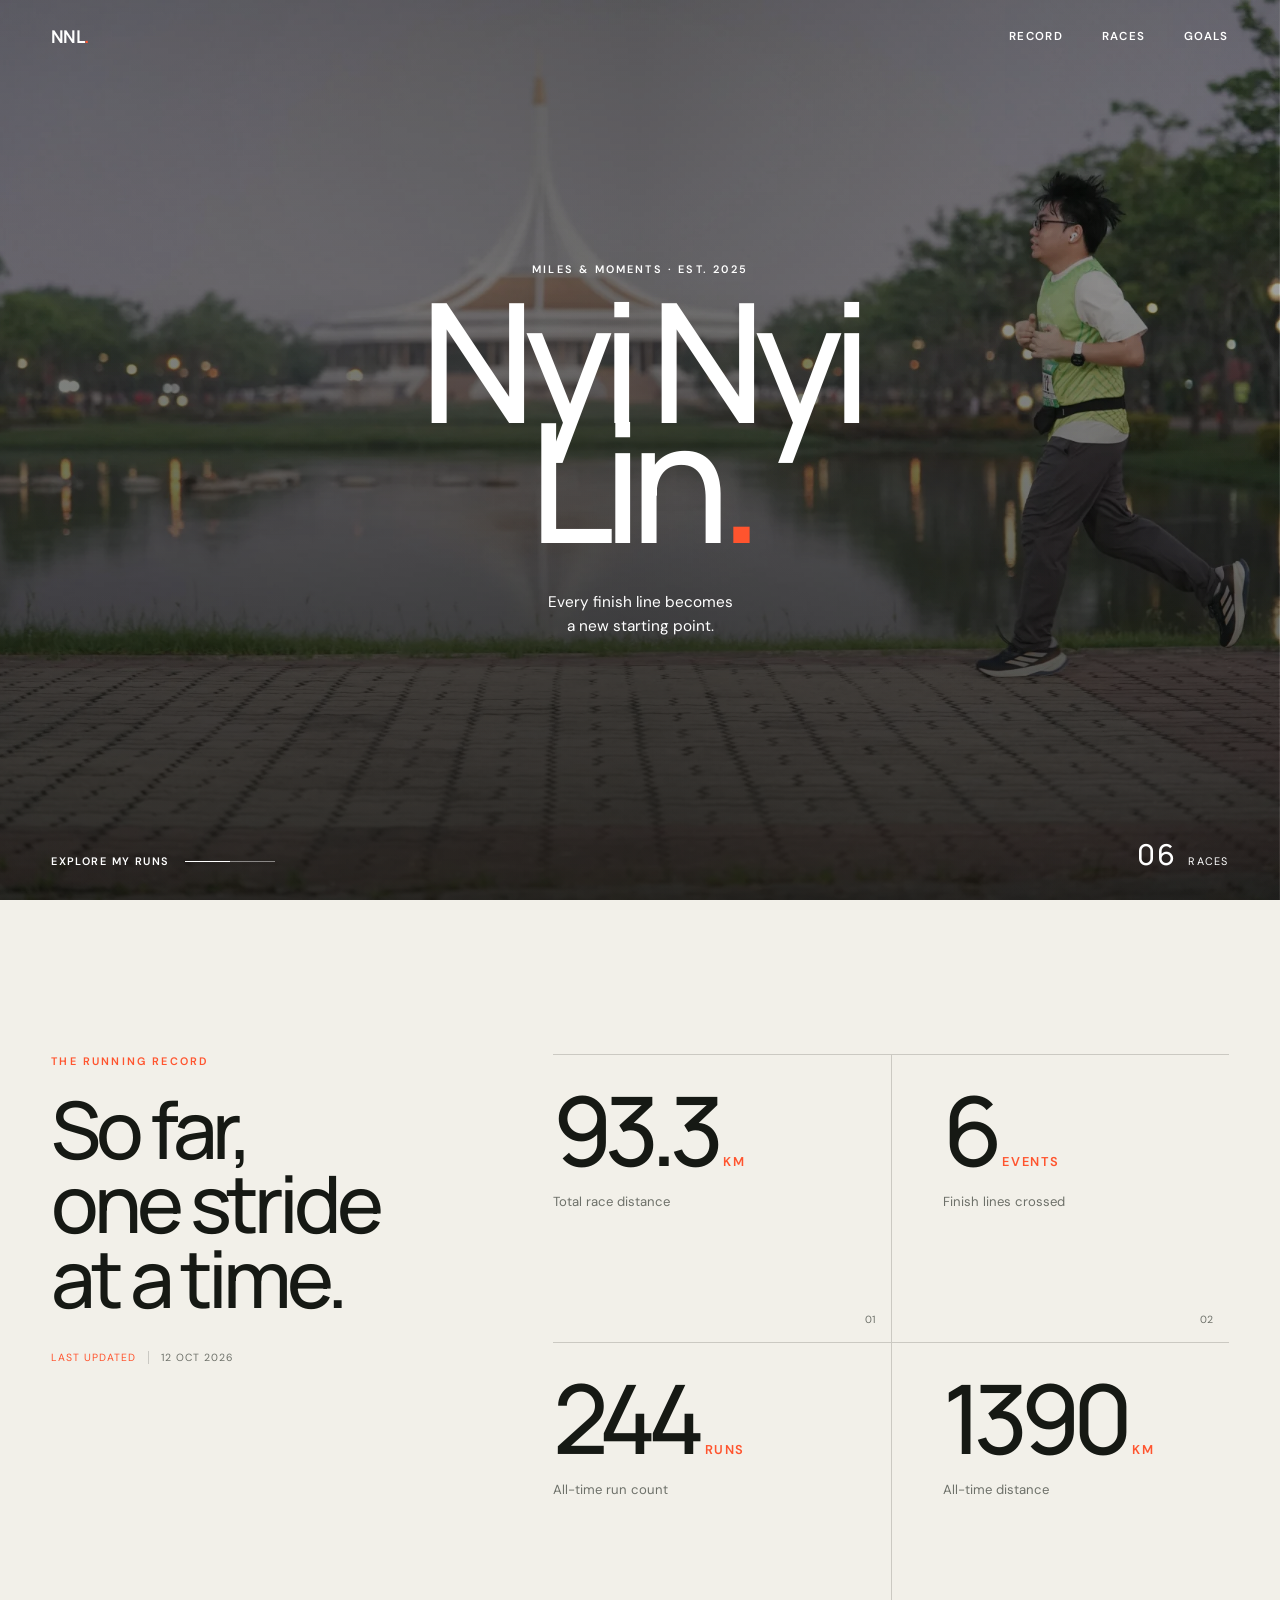
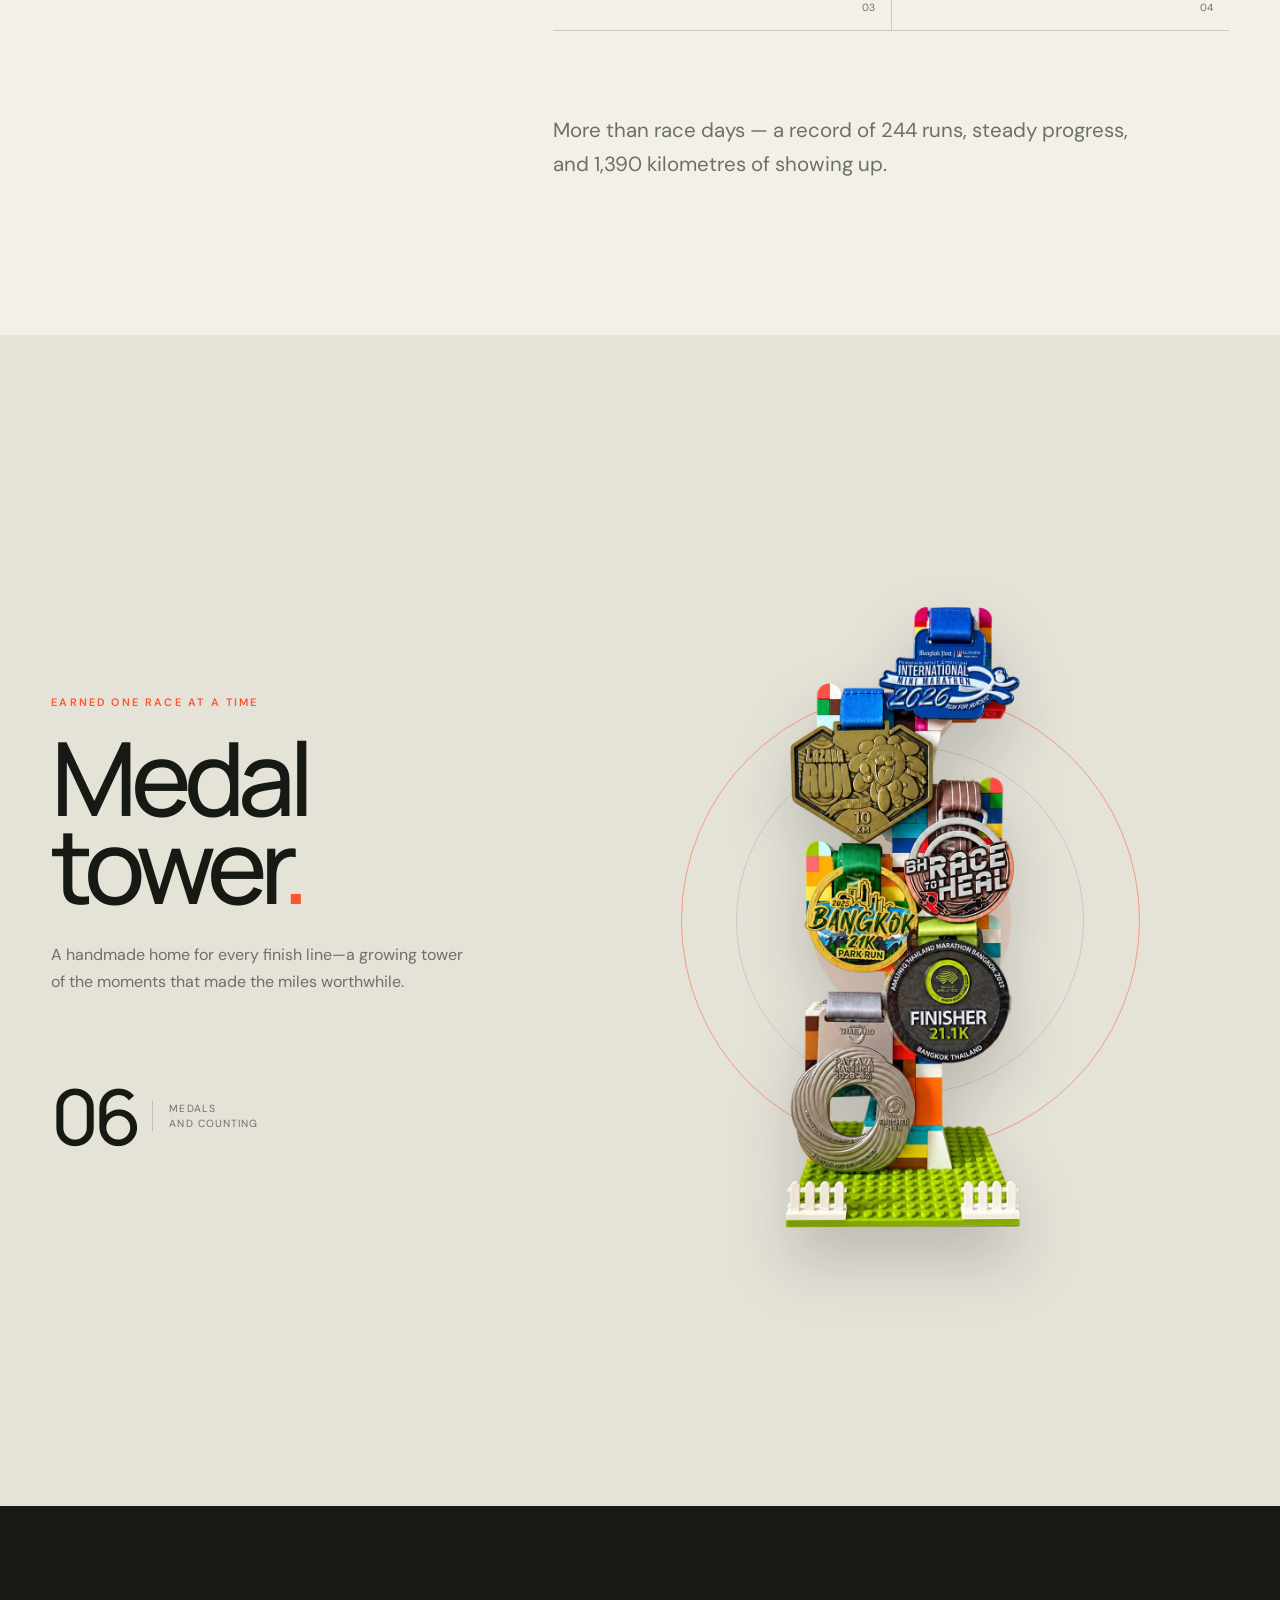
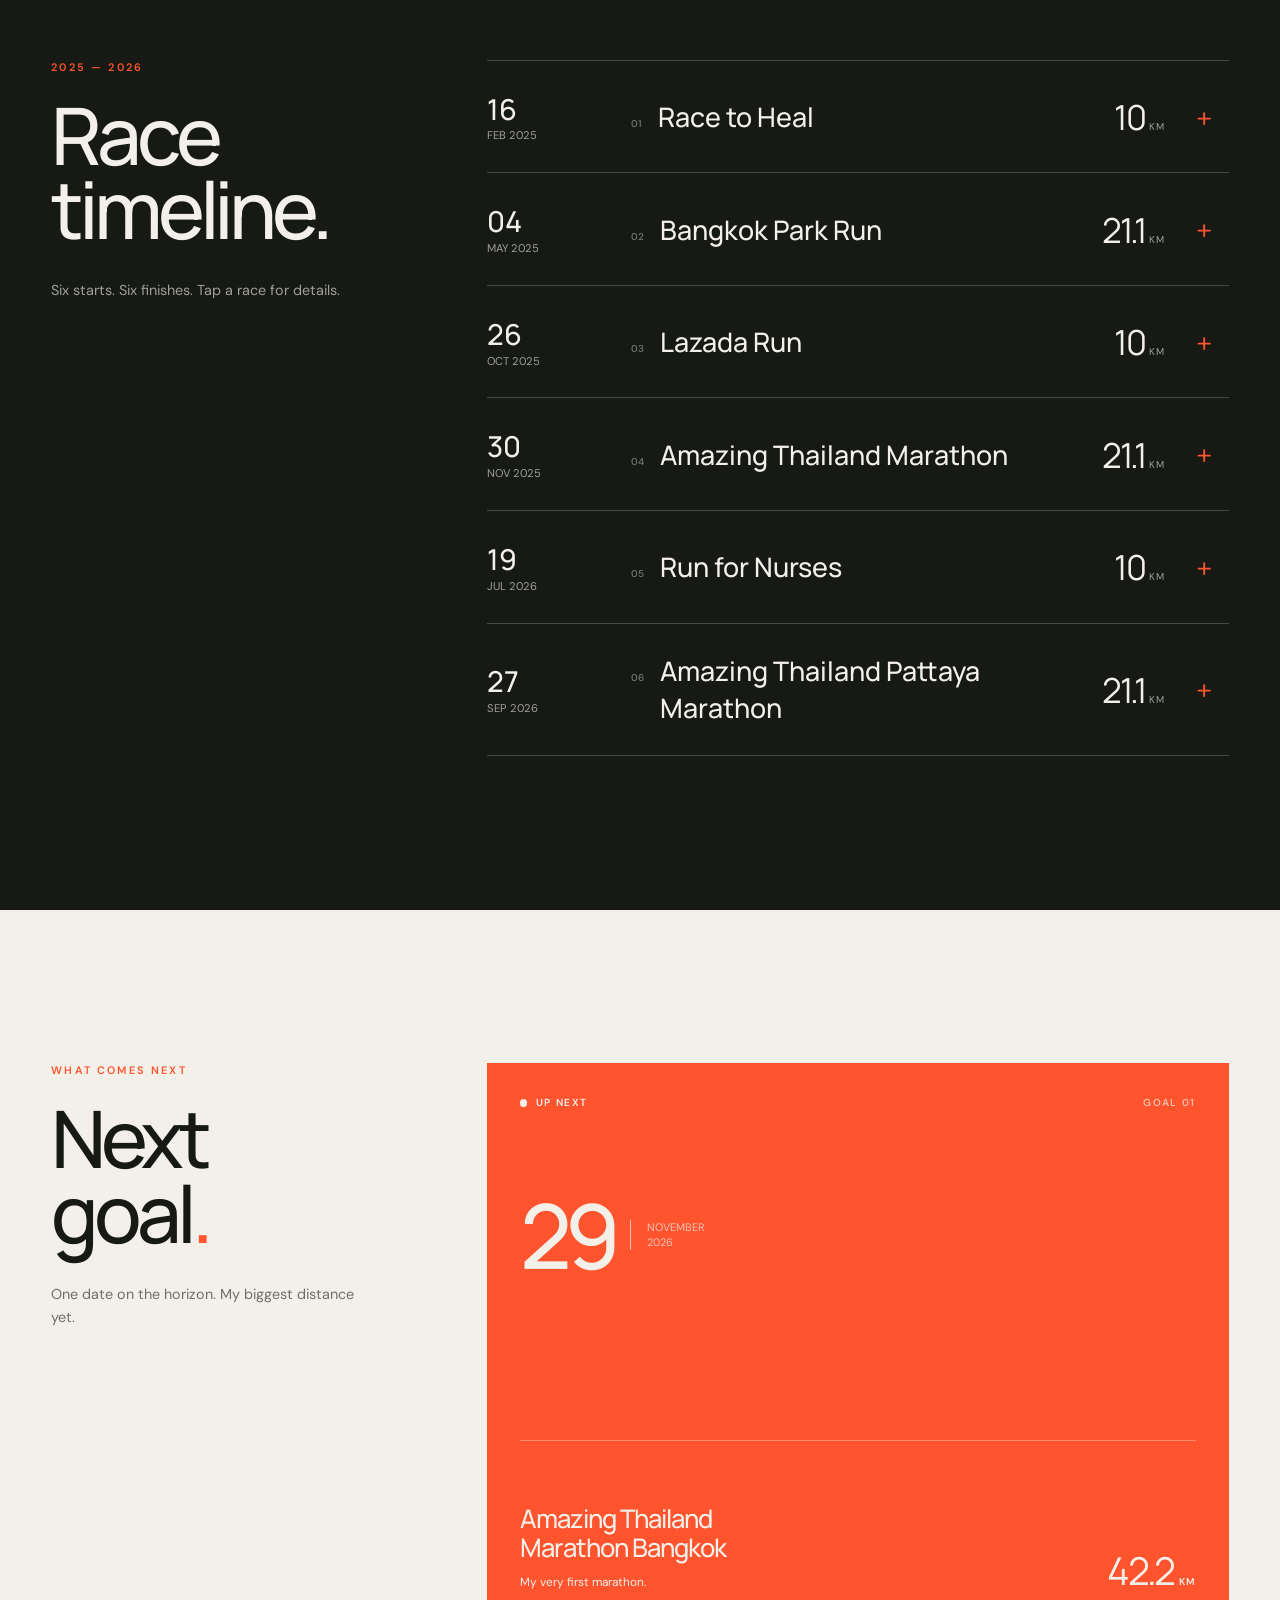
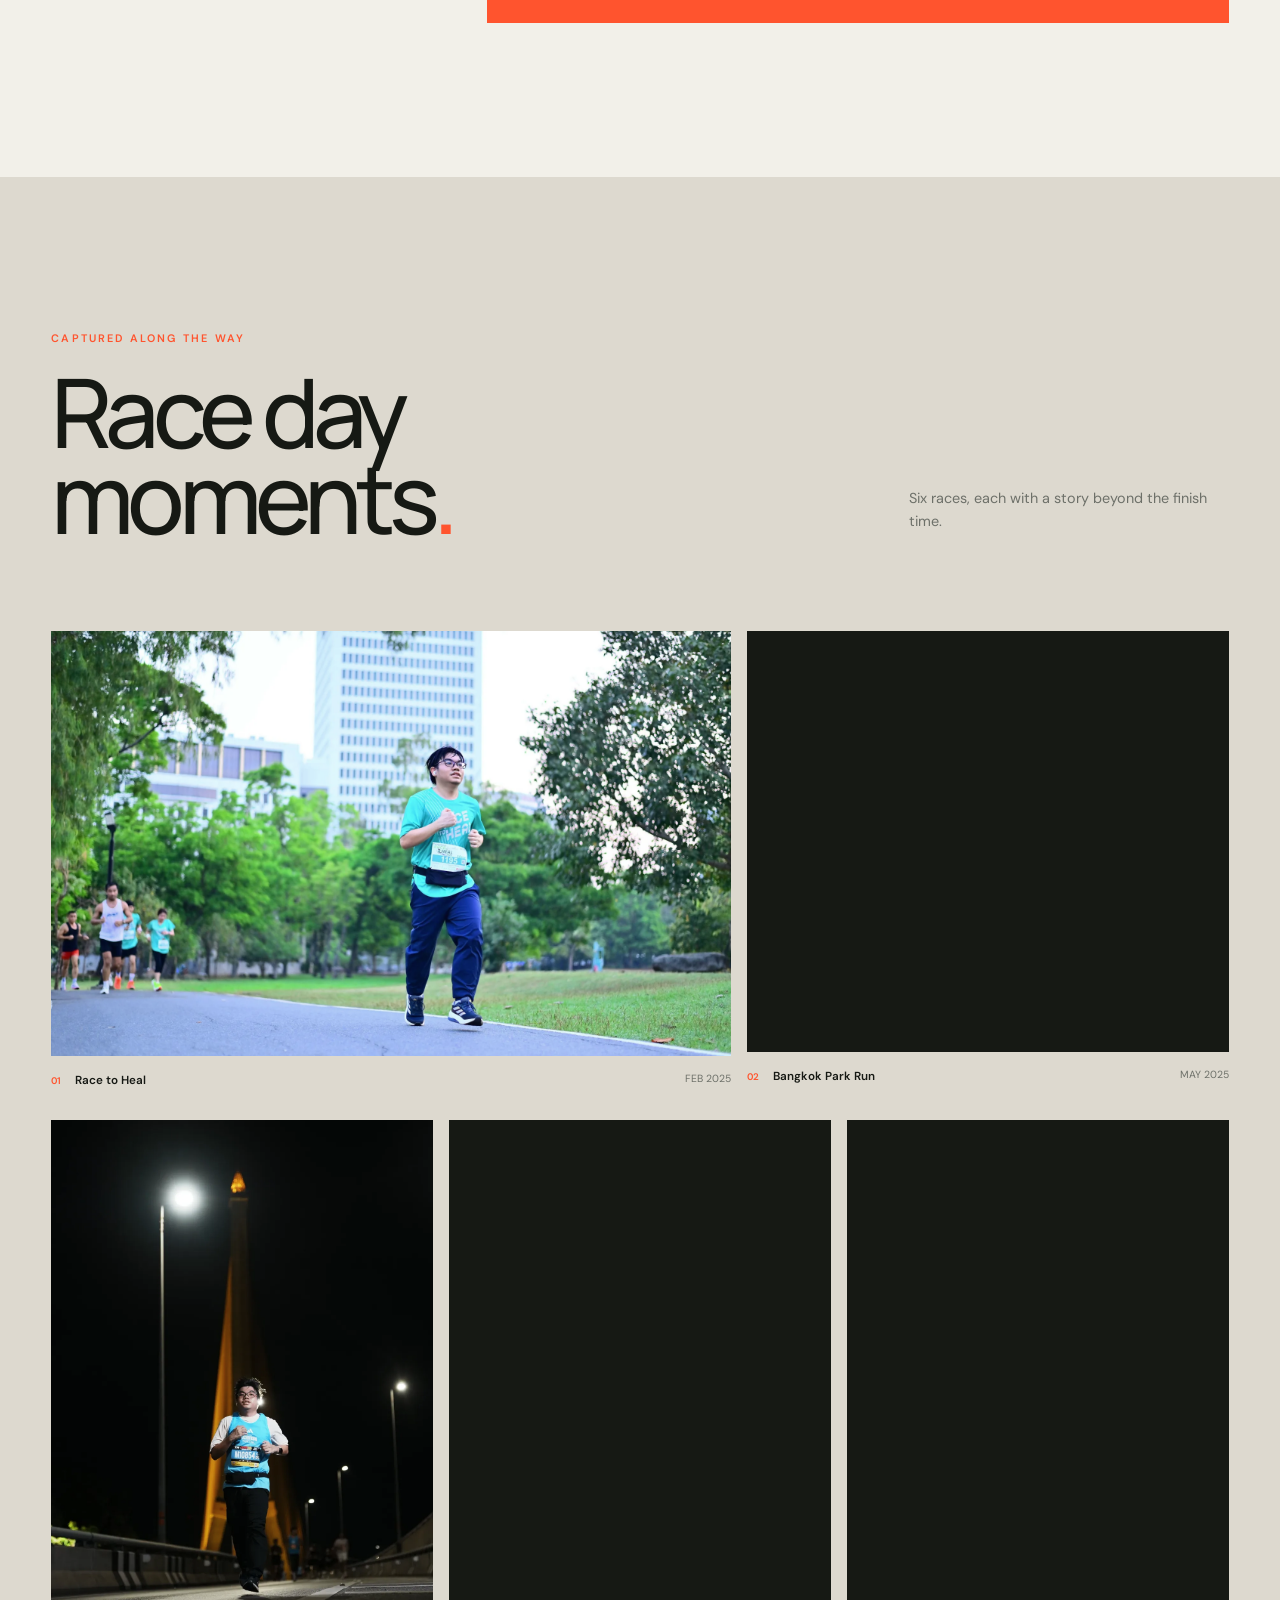
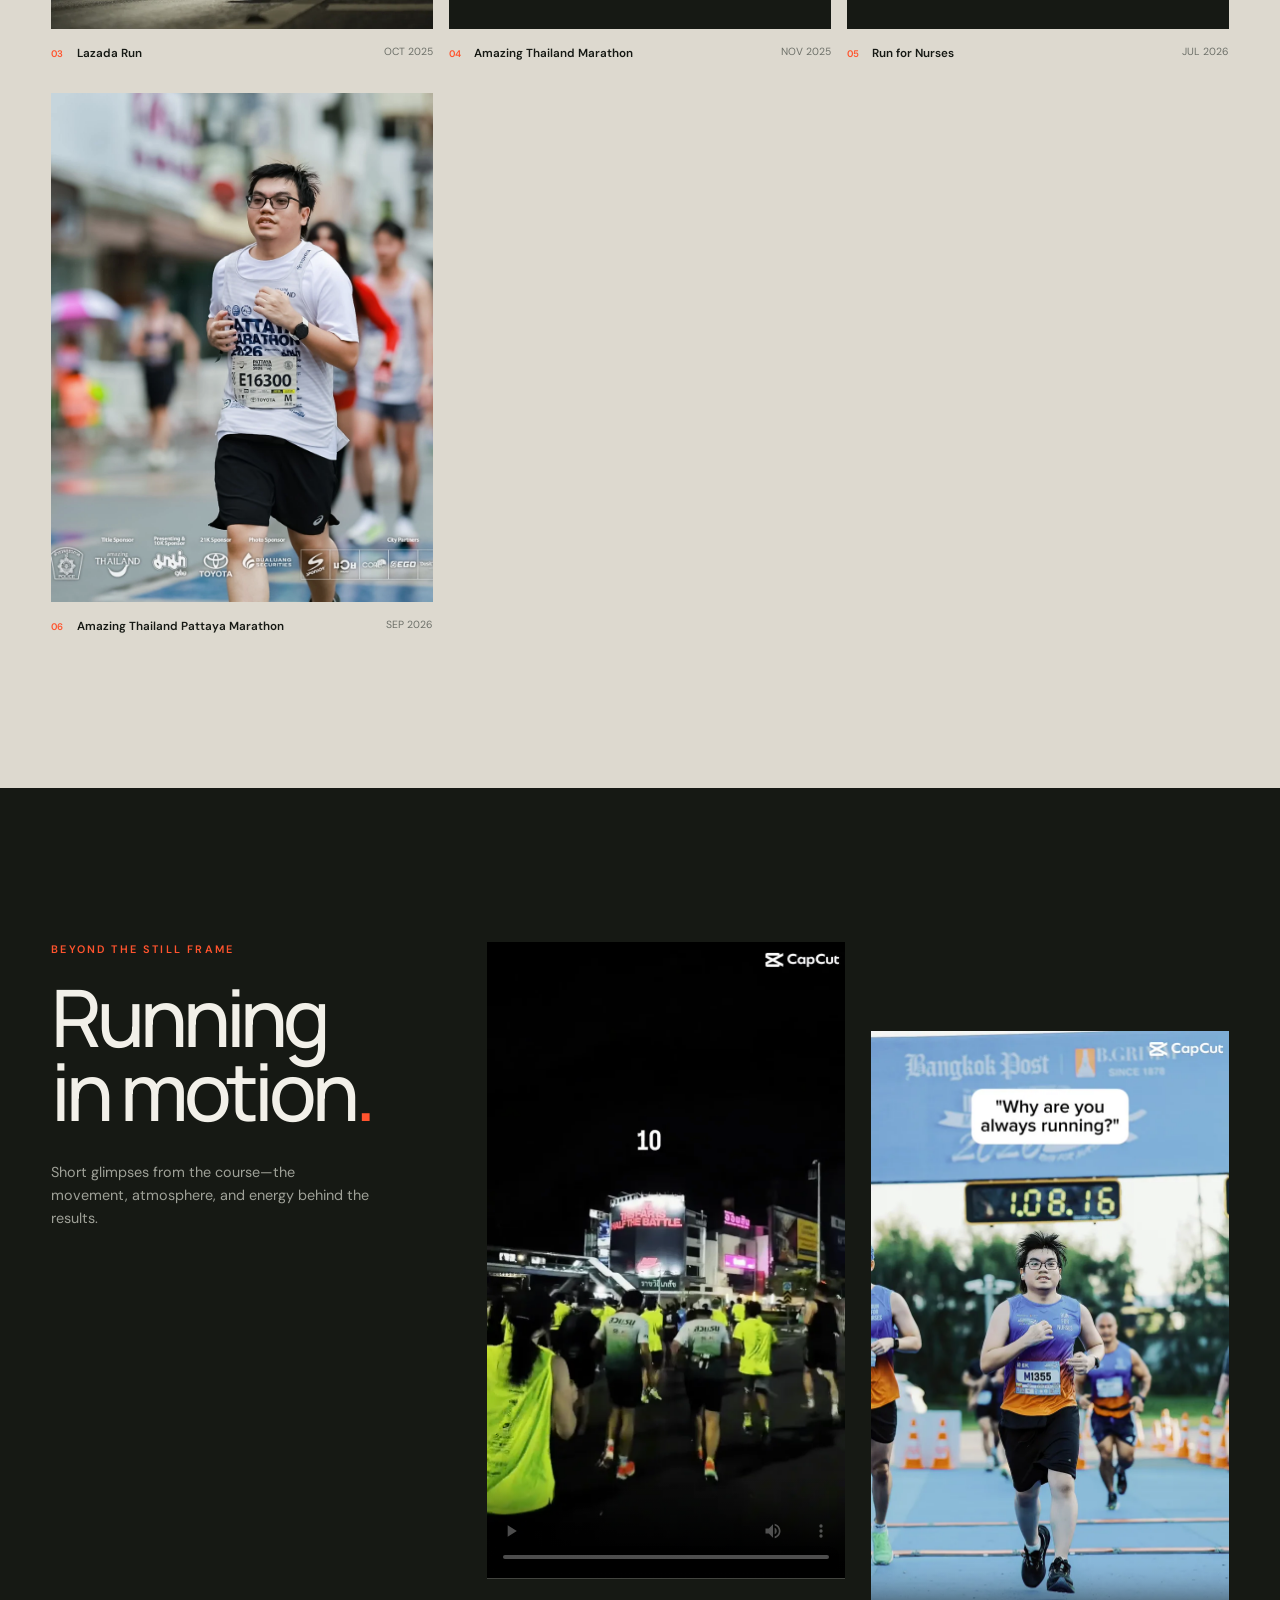
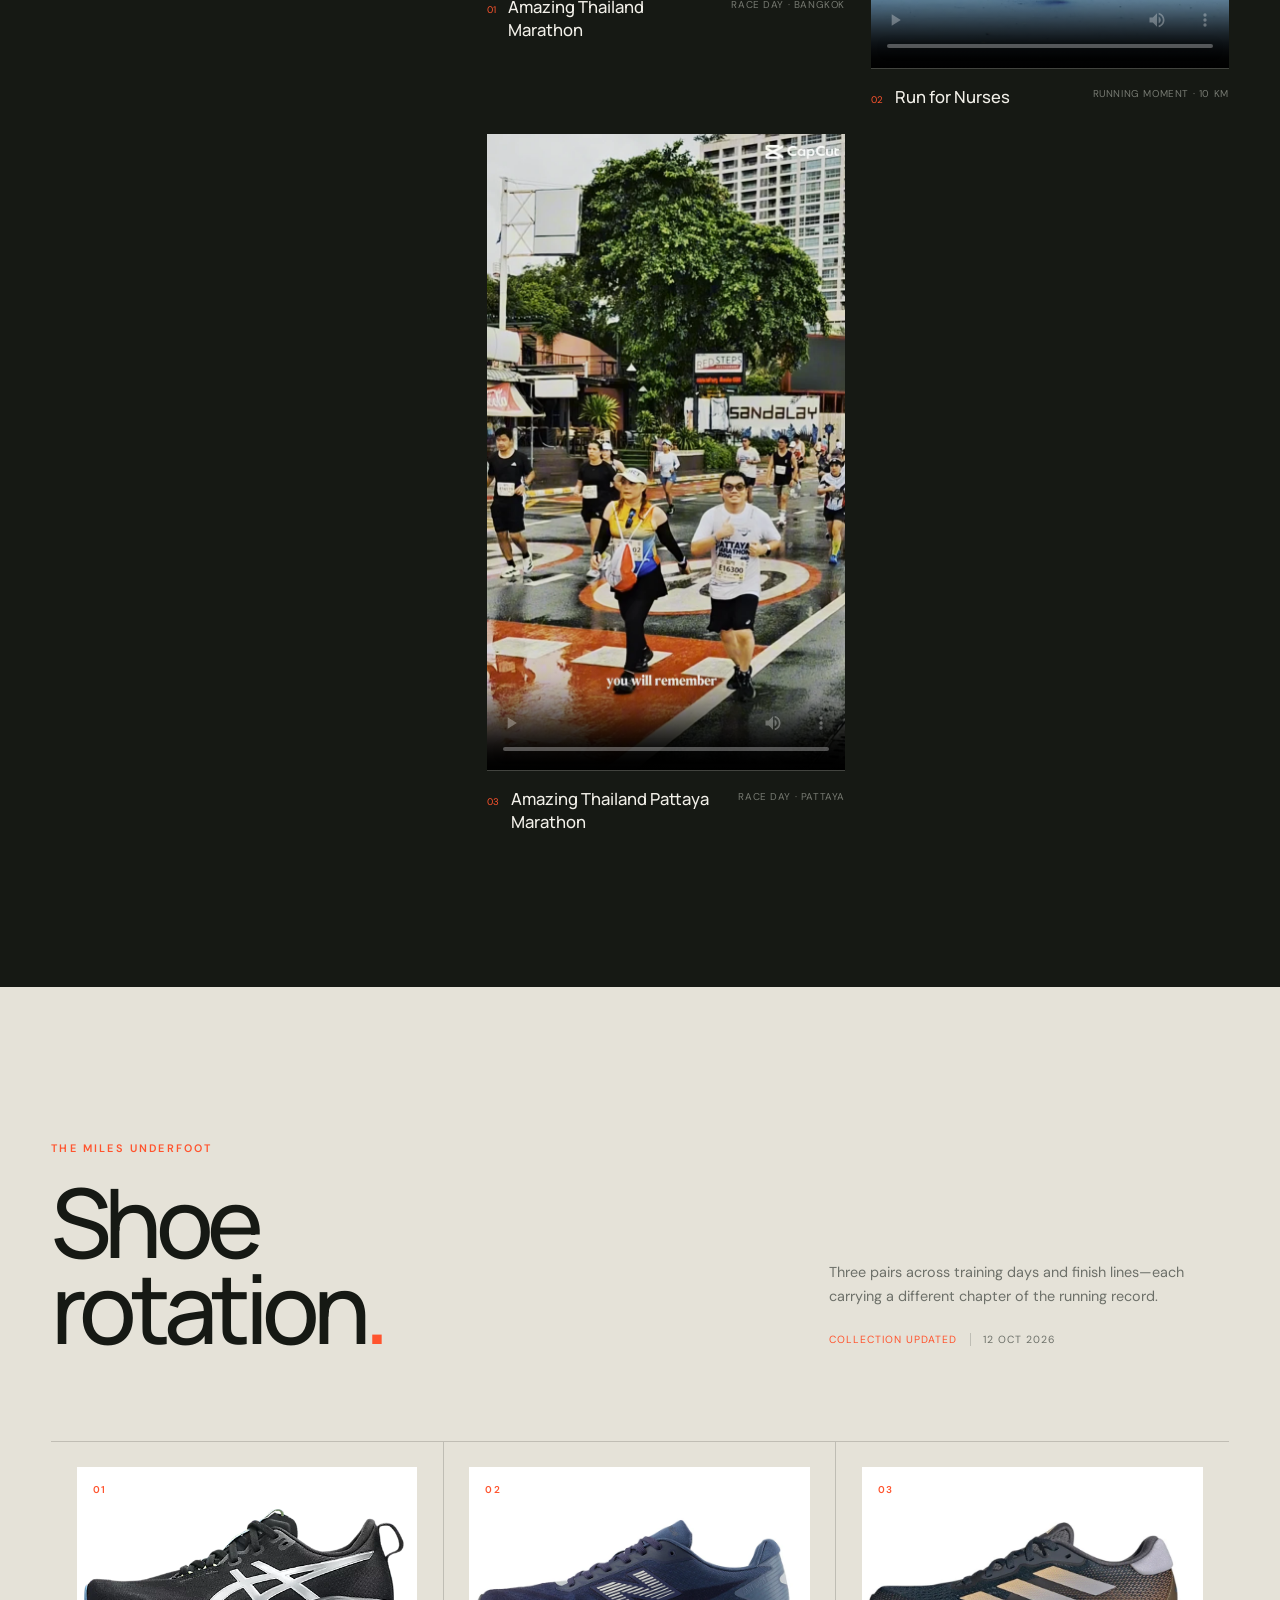
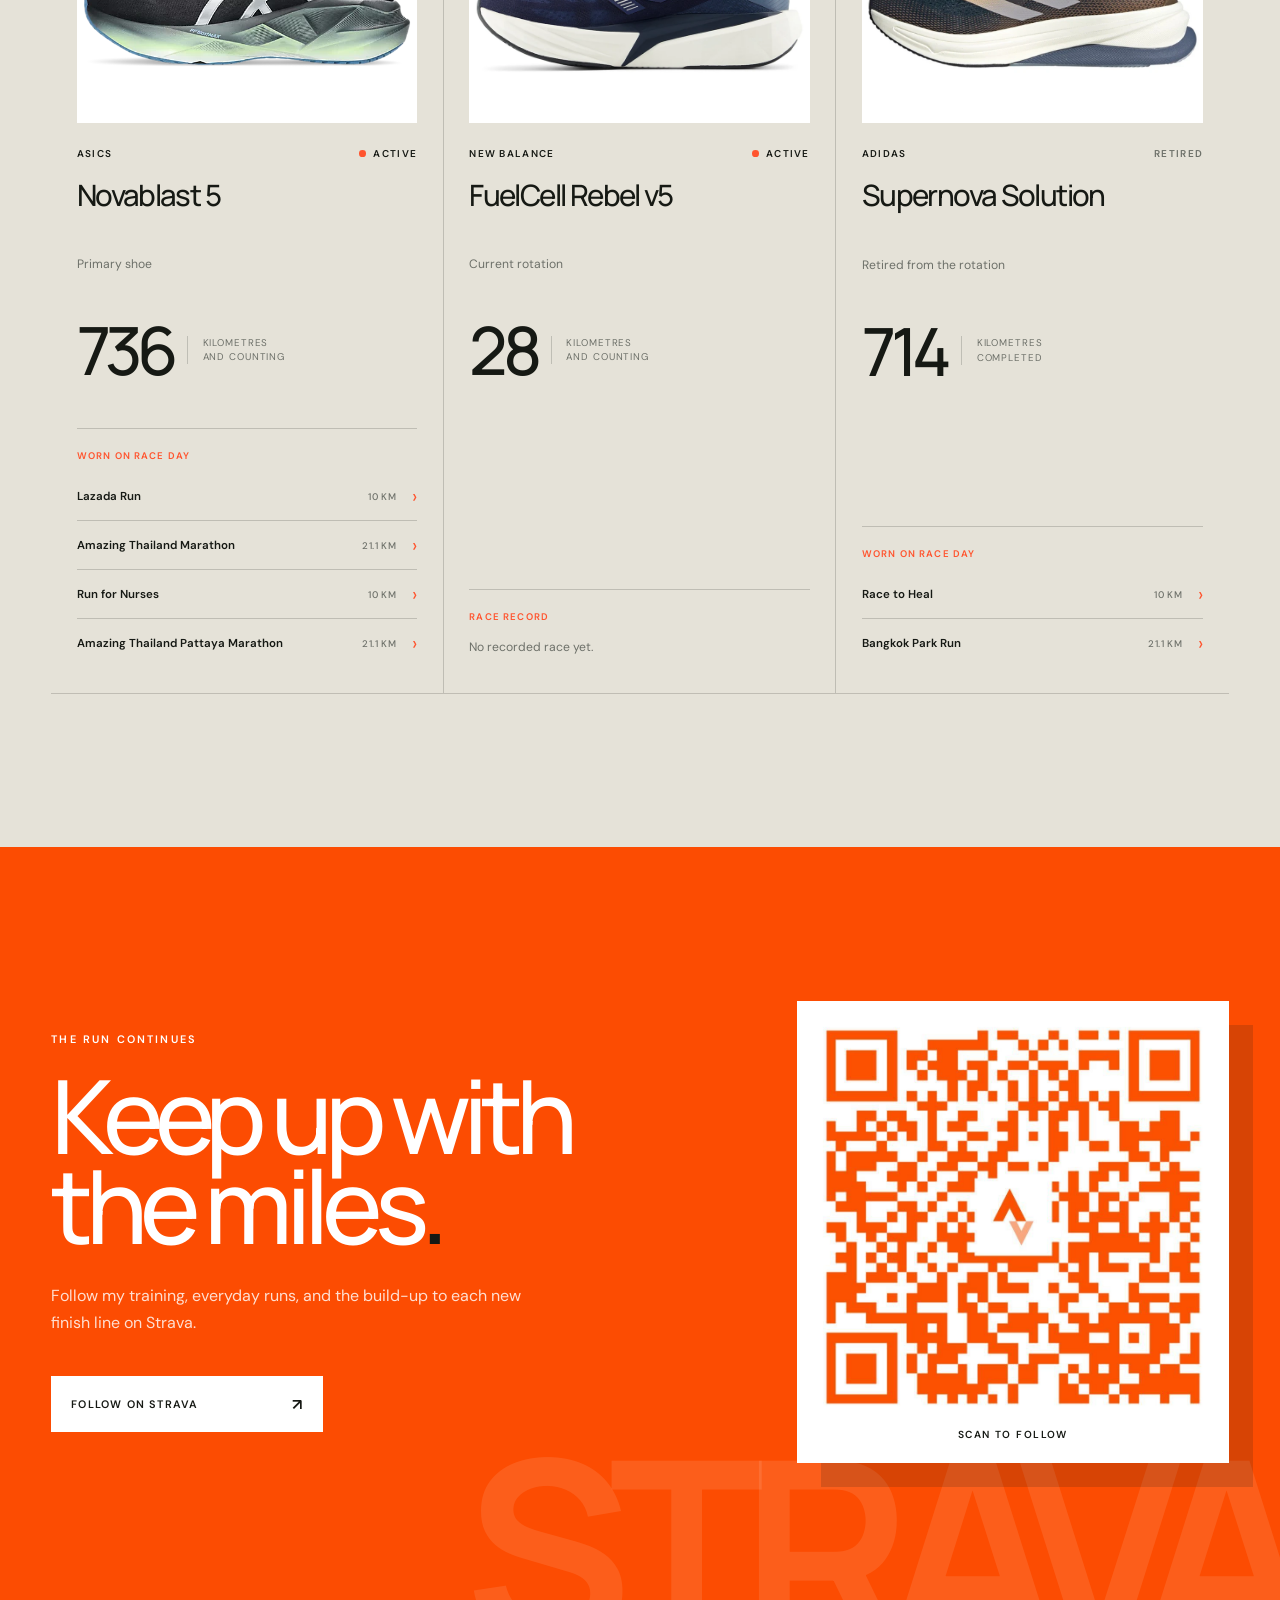
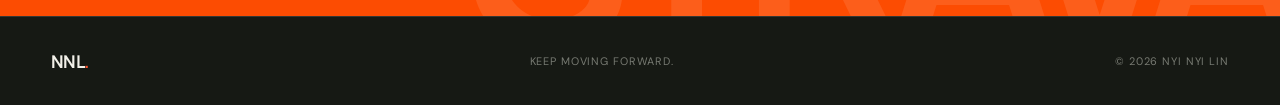
<file: index.html>
<!doctype html>
<html lang="en">
<head>
  <meta charset="utf-8">
  <meta name="viewport" content="width=device-width, initial-scale=1">
  <meta name="description" content="Nyi Nyi Lin's personal running record — races, times, and the miles that made them memorable.">
  <meta name="theme-color" content="#161914">
  <title>Nyi Nyi Lin — Running Record</title>
  <link rel="stylesheet" href="assets/css/styles.css">
  <script src="assets/js/main.js" defer></script>
</head>
<body>
  <a class="skip-link" href="#summary">Skip to running record</a>
  <header class="hero hero--photo" id="top" aria-labelledby="hero-title">
    <div class="hero-gallery" aria-hidden="true">
      <div class="hero-panel hero-panel--background"></div>
    </div>
    <div class="hero-shade"></div>
    <nav class="site-nav" aria-label="Primary navigation">
      <a class="wordmark" href="#top" aria-label="Nyi Nyi Lin, back to top">NNL<span class="wordmark-dot">.</span></a>
      <div class="nav-links">
        <a href="#summary">Record</a>
        <a href="#timeline">Races</a>
        <a href="#goals">Goals</a>
      </div>
    </nav>
    <div class="hero-copy">
      <p class="eyebrow">Miles &amp; moments · Est. 2025</p>
      <h1 id="hero-title">Nyi Nyi<br>Lin<span class="accent-dot">.</span></h1>
      <p class="hero-intro">Every finish line becomes<br>a new starting point.</p>
    </div>
    <a class="scroll-cue" href="#summary">
      <span>Explore my runs</span>
      <span class="scroll-line" aria-hidden="true"></span>
    </a>
    <p class="hero-count" aria-hidden="true"><span>06</span> races</p>
  </header>

  <main>
    <section class="summary section" id="summary" aria-labelledby="summary-title">
      <div class="section-heading reveal">
        <p class="section-kicker">The running record</p>
        <h2 id="summary-title">So far,<br>one stride at a time.</h2>
        <p class="record-updated"><span>Last updated</span><time datetime="2026-10-12">12 Oct 2026</time></p>
      </div>
      <div class="stats" aria-label="Running totals">
        <article class="stat reveal">
          <p class="stat-value"><span data-count="93.3">0</span><small>km</small></p>
          <p class="stat-label">Total race distance</p>
          <span class="stat-index">01</span>
        </article>
        <article class="stat reveal">
          <p class="stat-value"><span data-count="6">0</span><small>events</small></p>
          <p class="stat-label">Finish lines crossed</p>
          <span class="stat-index">02</span>
        </article>
        <article class="stat reveal">
          <p class="stat-value"><span data-count="244">0</span><small>runs</small></p>
          <p class="stat-label">All-time run count</p>
          <span class="stat-index">03</span>
        </article>
        <article class="stat reveal">
          <p class="stat-value"><span data-count="1390">0</span><small>km</small></p>
          <p class="stat-label">All-time distance</p>
          <span class="stat-index">04</span>
        </article>
      </div>
      <p class="summary-note reveal">More than race days — a record of 244 runs, steady progress, and 1,390 kilometres of showing up.</p>
    </section>

    <section class="medal-section section" id="medals" aria-labelledby="medal-title">
      <div class="medal-copy reveal">
        <p class="section-kicker">Earned one race at a time</p>
        <h2 id="medal-title">Medal<br>tower<span class="accent-dot">.</span></h2>
        <p class="medal-intro">A handmade home for every finish line—a growing tower of the moments that made the miles worthwhile.</p>
        <p class="medal-total"><strong>06</strong><span>medals<br>and counting</span></p>
      </div>
      <div class="medal-visual reveal">
        <span class="medal-ring" aria-hidden="true"></span>
        <img src="assets/images/hero/medal-tower-six-medals.webp" alt="Handmade medal tower displaying six running medals, including the Pattaya Marathon medal" loading="lazy" decoding="async">
      </div>
    </section>

    <section class="timeline-section section" id="timeline" aria-labelledby="timeline-title">
      <div class="timeline-heading reveal">
        <p class="section-kicker">2025 — 2026</p>
        <h2 id="timeline-title">Race<br>timeline.</h2>
        <p>Six starts. Six finishes. Tap a race for details.</p>
      </div>
      <div class="timeline">
        <article class="race-card reveal">
          <button class="race-toggle" type="button" aria-expanded="false" aria-controls="race-heal">
            <span class="race-date"><strong>16</strong> Feb 2025</span>
            <span class="race-title"><span class="race-number">01</span>Race to Heal</span>
            <span class="race-distance">10<small>km</small></span>
            <span class="race-action" aria-hidden="true">+</span>
          </button>
          <div class="race-details race-details--with-link" id="race-heal" hidden>
            <div class="result"><span>Finish time</span><strong>1:10:08</strong></div>
            <div class="result"><span>Average pace</span><strong>7:03 / km</strong></div>
            <a class="race-detail-link" href="races/race-to-heal/index.html">
              <span>View race detail</span>
              <strong aria-hidden="true">›</strong>
            </a>
          </div>
        </article>
        <article class="race-card reveal">
          <button class="race-toggle" type="button" aria-expanded="false" aria-controls="race-park">
            <span class="race-date"><strong>04</strong> May 2025</span>
            <span class="race-title"><span class="race-number">02</span>Bangkok Park Run</span>
            <span class="race-distance">21.1<small>km</small></span>
            <span class="race-action" aria-hidden="true">+</span>
          </button>
          <div class="race-details race-details--with-link" id="race-park" hidden>
            <div class="result"><span>Finish time</span><strong>2:39:21</strong></div>
            <div class="result"><span>Average pace</span><strong>7:33 / km</strong></div>
            <a class="race-detail-link" href="races/bangkok-park-run/index.html">
              <span>View race detail</span>
              <strong aria-hidden="true">›</strong>
            </a>
          </div>
        </article>
        <article class="race-card reveal">
          <button class="race-toggle" type="button" aria-expanded="false" aria-controls="race-lazada">
            <span class="race-date"><strong>26</strong> Oct 2025</span>
            <span class="race-title"><span class="race-number">03</span>Lazada Run</span>
            <span class="race-distance">10<small>km</small></span>
            <span class="race-action" aria-hidden="true">+</span>
          </button>
          <div class="race-details race-details--with-link" id="race-lazada" hidden>
            <div class="result"><span>Finish time</span><strong>1:12:11</strong></div>
            <div class="result"><span>Average pace</span><strong>7:13 / km</strong></div>
            <a class="race-detail-link" href="races/lazada-run/index.html">
              <span>View race detail</span>
              <strong aria-hidden="true">›</strong>
            </a>
          </div>
        </article>
        <article class="race-card reveal">
          <button class="race-toggle" type="button" aria-expanded="false" aria-controls="race-thailand">
            <span class="race-date"><strong>30</strong> Nov 2025</span>
            <span class="race-title"><span class="race-number">04</span>Amazing Thailand Marathon</span>
            <span class="race-distance">21.1<small>km</small></span>
            <span class="race-action" aria-hidden="true">+</span>
          </button>
          <div class="race-details race-details--with-link" id="race-thailand" hidden>
            <div class="result"><span>Finish time</span><strong>2:51:07</strong></div>
            <div class="result"><span>Average pace</span><strong>8:06 / km</strong></div>
            <a class="race-detail-link" href="races/amazing-thailand-marathon/index.html">
              <span>View race detail</span>
              <strong aria-hidden="true">›</strong>
            </a>
          </div>
        </article>
        <article class="race-card reveal">
          <button class="race-toggle" type="button" aria-expanded="false" aria-controls="race-nurses">
            <span class="race-date"><strong>19</strong> Jul 2026</span>
            <span class="race-title"><span class="race-number">05</span>Run for Nurses</span>
            <span class="race-distance">10<small>km</small></span>
            <span class="race-action" aria-hidden="true">+</span>
          </button>
          <div class="race-details race-details--with-link" id="race-nurses" hidden>
            <div class="result"><span>Finish time</span><strong>1:07:19</strong></div>
            <div class="result"><span>Average pace</span><strong>6:44 / km</strong></div>
            <a class="race-detail-link" href="races/run-for-nurses/index.html">
              <span>View race detail</span>
              <strong aria-hidden="true">›</strong>
            </a>
          </div>
        </article>
        <article class="race-card reveal">
          <button class="race-toggle" type="button" aria-expanded="false" aria-controls="race-pattaya">
            <span class="race-date"><strong>27</strong> Sep 2026</span>
            <span class="race-title"><span class="race-number">06</span>Amazing Thailand Pattaya Marathon</span>
            <span class="race-distance">21.1<small>km</small></span>
            <span class="race-action" aria-hidden="true">+</span>
          </button>
          <div class="race-details race-details--with-link" id="race-pattaya" hidden>
            <div class="result"><span>Finish time</span><strong>3:02:48</strong></div>
            <div class="result"><span>Average pace</span><strong>8:39 / km</strong></div>
            <a class="race-detail-link" href="races/amazing-thailand-pattaya-marathon/index.html">
              <span>View race detail</span>
              <strong aria-hidden="true">›</strong>
            </a>
          </div>
        </article>
      </div>
    </section>

    <section class="goals-section section" id="goals" aria-labelledby="goals-title">
      <div class="goals-intro reveal">
        <p class="section-kicker">What comes next</p>
        <h2 id="goals-title">Next<br>goal<span class="accent-dot">.</span></h2>
        <p>One date on the horizon. My biggest distance yet.</p>
      </div>

      <div class="goal-list">
        <article class="goal-card goal-card--marathon reveal">
          <div class="goal-topline">
            <span class="goal-status"><span aria-hidden="true"></span> Up next</span>
            <span class="goal-index">Goal 01</span>
          </div>
          <time class="goal-date" datetime="2026-11-29">
            <strong>29</strong>
            <span>November<br>2026</span>
          </time>
          <div class="goal-info">
            <div>
              <h3>Amazing Thailand<br>Marathon Bangkok</h3>
              <p class="goal-note">My very first marathon.</p>
            </div>
            <p class="goal-distance">42.2 <small>km</small></p>
          </div>
        </article>
      </div>
    </section>

    <section class="moments-section section" id="moments" aria-labelledby="moments-title">
      <div class="moments-heading reveal">
        <div>
          <p class="section-kicker">Captured along the way</p>
          <h2 id="moments-title">Race day<br>moments<span class="accent-dot">.</span></h2>
        </div>
        <p>Six races, each with a story beyond the finish time.</p>
      </div>

      <div class="moments-grid">
        <figure class="moment moment--wide reveal">
          <div class="moment-photo">
            <img src="assets/images/highlights/race-to-heal.webp" alt="Nyi Nyi Lin running the Race to Heal 10K" loading="lazy" decoding="async">
          </div>
          <figcaption><span><b>01</b> Race to Heal</span><time datetime="2025-02-16">Feb 2025</time></figcaption>
        </figure>

        <figure class="moment moment--feature reveal">
          <div class="moment-photo">
            <img src="assets/images/highlights/bangkok-park-run.webp" alt="Nyi Nyi Lin running beside the lake during Bangkok Park Run" loading="lazy" decoding="async">
          </div>
          <figcaption><span><b>02</b> Bangkok Park Run</span><time datetime="2025-05-04">May 2025</time></figcaption>
        </figure>

        <figure class="moment moment--portrait reveal">
          <div class="moment-photo">
            <img src="assets/images/highlights/lazada-run.webp" alt="Nyi Nyi Lin running the Lazada Run at night" loading="lazy" decoding="async">
          </div>
          <figcaption><span><b>03</b> Lazada Run</span><time datetime="2025-10-26">Oct 2025</time></figcaption>
        </figure>

        <figure class="moment moment--portrait reveal">
          <div class="moment-photo">
            <img src="assets/images/highlights/amazing-thailand-marathon.webp" alt="Nyi Nyi Lin running the Amazing Thailand Marathon event" loading="lazy" decoding="async">
          </div>
          <figcaption><span><b>04</b> Amazing Thailand Marathon</span><time datetime="2025-11-30">Nov 2025</time></figcaption>
        </figure>

        <figure class="moment moment--portrait reveal">
          <div class="moment-photo">
            <img src="assets/images/highlights/run-for-nurses.webp" alt="Nyi Nyi Lin approaching the finish at Run for Nurses" loading="lazy" decoding="async">
          </div>
          <figcaption><span><b>05</b> Run for Nurses</span><time datetime="2026-07-19">Jul 2026</time></figcaption>
        </figure>

        <figure class="moment moment--portrait reveal">
          <div class="moment-photo">
            <img src="assets/images/highlights/amazing-thailand-pattaya-marathon.webp" alt="Nyi Nyi Lin running the Amazing Thailand Pattaya Marathon half marathon" loading="lazy" decoding="async">
          </div>
          <figcaption><span><b>06</b> Amazing Thailand Pattaya Marathon</span><time datetime="2026-09-27">Sep 2026</time></figcaption>
        </figure>
      </div>
    </section>

    <section class="motion-section section" id="motion" aria-labelledby="motion-title">
      <div class="motion-heading reveal">
        <p class="section-kicker">Beyond the still frame</p>
        <h2 id="motion-title">Running<br>in motion<span class="accent-dot">.</span></h2>
        <p>Short glimpses from the course—the movement, atmosphere, and energy behind the results.</p>
      </div>

      <div class="motion-grid">
        <article class="motion-card reveal">
          <div class="video-frame">
            <video controls playsinline preload="metadata" poster="assets/images/video-posters/amazing-thailand-marathon.webp" aria-label="Amazing Thailand Marathon running moment">
              <source src="assets/videos/amazing-thailand-marathon.mp4" type="video/mp4">
              Your browser does not support embedded video.
            </video>
          </div>
          <div class="motion-caption">
            <div><span>01</span><h3>Amazing Thailand Marathon</h3></div>
            <p>Race day · Bangkok</p>
          </div>
        </article>

        <article class="motion-card reveal">
          <div class="video-frame">
            <video controls playsinline preload="metadata" poster="assets/images/video-posters/run-for-nurses.webp" aria-label="Run for Nurses running moment">
              <source src="assets/videos/run-for-nurses.mp4" type="video/mp4">
              Your browser does not support embedded video.
            </video>
          </div>
          <div class="motion-caption">
            <div><span>02</span><h3>Run for Nurses</h3></div>
            <p>Running moment · 10 km</p>
          </div>
        </article>

        <article class="motion-card reveal">
          <div class="video-frame">
            <video controls playsinline preload="metadata" poster="assets/images/video-posters/amazing-thailand-pattaya-marathon.webp" aria-label="Amazing Thailand Pattaya Marathon running moment">
              <source src="assets/videos/amazing-thailand-pattaya-marathon.mp4" type="video/mp4">
              Your browser does not support embedded video.
            </video>
          </div>
          <div class="motion-caption">
            <div><span>03</span><h3>Amazing Thailand Pattaya Marathon</h3></div>
            <p>Race day · Pattaya</p>
          </div>
        </article>
      </div>
    </section>

    <section class="shoes-section section" id="shoes" aria-labelledby="shoes-title">
      <div class="shoes-heading reveal">
        <div>
          <p class="section-kicker">The miles underfoot</p>
          <h2 id="shoes-title">Shoe<br>rotation<span class="accent-dot">.</span></h2>
        </div>
        <div class="shoes-intro">
          <p>Three pairs across training days and finish lines—each carrying a different chapter of the running record.</p>
          <p class="record-updated"><span>Collection updated</span><time datetime="2026-10-12">12 Oct 2026</time></p>
        </div>
      </div>

      <div class="shoe-grid">
        <article class="shoe-card shoe-card--primary reveal">
          <div class="shoe-image">
            <span class="shoe-index" aria-hidden="true">01</span>
            <img src="assets/images/shoes/asics-novablast-5.webp" alt="Black ASICS Novablast 5 running shoe" loading="lazy" decoding="async">
          </div>
          <div class="shoe-copy">
            <div class="shoe-topline">
              <p class="shoe-brand">ASICS</p>
              <p class="shoe-status shoe-status--active"><span aria-hidden="true"></span> Active</p>
            </div>
            <h3>Novablast 5</h3>
            <p class="shoe-role">Primary shoe</p>
            <p class="shoe-distance"><strong>736</strong><span>kilometres<br>and counting</span></p>
            <div class="shoe-races">
              <p>Worn on race day</p>
              <ul>
                <li><a href="races/lazada-run/index.html">Lazada Run <span>10 km</span></a></li>
                <li><a href="races/amazing-thailand-marathon/index.html">Amazing Thailand Marathon <span>21.1 km</span></a></li>
                <li><a href="races/run-for-nurses/index.html">Run for Nurses <span>10 km</span></a></li>
                <li><a href="races/amazing-thailand-pattaya-marathon/index.html">Amazing Thailand Pattaya Marathon <span>21.1 km</span></a></li>
              </ul>
            </div>
          </div>
        </article>

        <article class="shoe-card reveal">
          <div class="shoe-image">
            <span class="shoe-index" aria-hidden="true">02</span>
            <img src="assets/images/shoes/new-balance-rebel-v5.webp" alt="Blue New Balance FuelCell Rebel v5 running shoe" loading="lazy" decoding="async">
          </div>
          <div class="shoe-copy">
            <div class="shoe-topline">
              <p class="shoe-brand">New Balance</p>
              <p class="shoe-status shoe-status--active"><span aria-hidden="true"></span> Active</p>
            </div>
            <h3>FuelCell Rebel v5</h3>
            <p class="shoe-role">Current rotation</p>
            <p class="shoe-distance"><strong>28</strong><span>kilometres<br>and counting</span></p>
            <div class="shoe-races shoe-races--empty">
              <p>Race record</p>
              <span>No recorded race yet.</span>
            </div>
          </div>
        </article>

        <article class="shoe-card shoe-card--retired reveal">
          <div class="shoe-image">
            <span class="shoe-index" aria-hidden="true">03</span>
            <img src="assets/images/shoes/adidas-supernova-solution.webp" alt="Black and bronze Adidas Supernova Solution running shoe" loading="lazy" decoding="async">
          </div>
          <div class="shoe-copy">
            <div class="shoe-topline">
              <p class="shoe-brand">Adidas</p>
              <p class="shoe-status">Retired</p>
            </div>
            <h3>Supernova Solution</h3>
            <p class="shoe-role">Retired from the rotation</p>
            <p class="shoe-distance"><strong>714</strong><span>kilometres<br>completed</span></p>
            <div class="shoe-races">
              <p>Worn on race day</p>
              <ul>
                <li><a href="races/race-to-heal/index.html">Race to Heal <span>10 km</span></a></li>
                <li><a href="races/bangkok-park-run/index.html">Bangkok Park Run <span>21.1 km</span></a></li>
              </ul>
            </div>
          </div>
        </article>
      </div>
    </section>

    <section class="strava-section section" id="strava" aria-labelledby="strava-title">
      <div class="strava-copy reveal">
        <p class="strava-kicker">The run continues</p>
        <h2 id="strava-title">Keep up with<br>the miles<span>.</span></h2>
        <p>Follow my training, everyday runs, and the build-up to each new finish line on Strava.</p>
        <a class="strava-button" href="https://strava.app.link/ukXuwzcBb6b" target="_blank" rel="noopener noreferrer">
          Follow on Strava <span aria-hidden="true">↗</span>
        </a>
      </div>
      <a class="strava-qr reveal" href="https://strava.app.link/ukXuwzcBb6b" target="_blank" rel="noopener noreferrer" aria-label="Follow Nyi Nyi Lin on Strava">
        <img src="assets/images/strava/follow-qr.webp" alt="QR code to follow Nyi Nyi Lin on Strava" loading="lazy" decoding="async">
        <span>Scan to follow</span>
      </a>
      <p class="strava-word" aria-hidden="true">STRAVA</p>
    </section>
  </main>

  <footer class="site-footer">
    <a class="wordmark" href="#top">NNL<span class="wordmark-dot">.</span></a>
    <p>Keep moving forward.</p>
    <p>© <span id="year">2026</span> Nyi Nyi Lin</p>
  </footer>
</body>
</html>
</file>
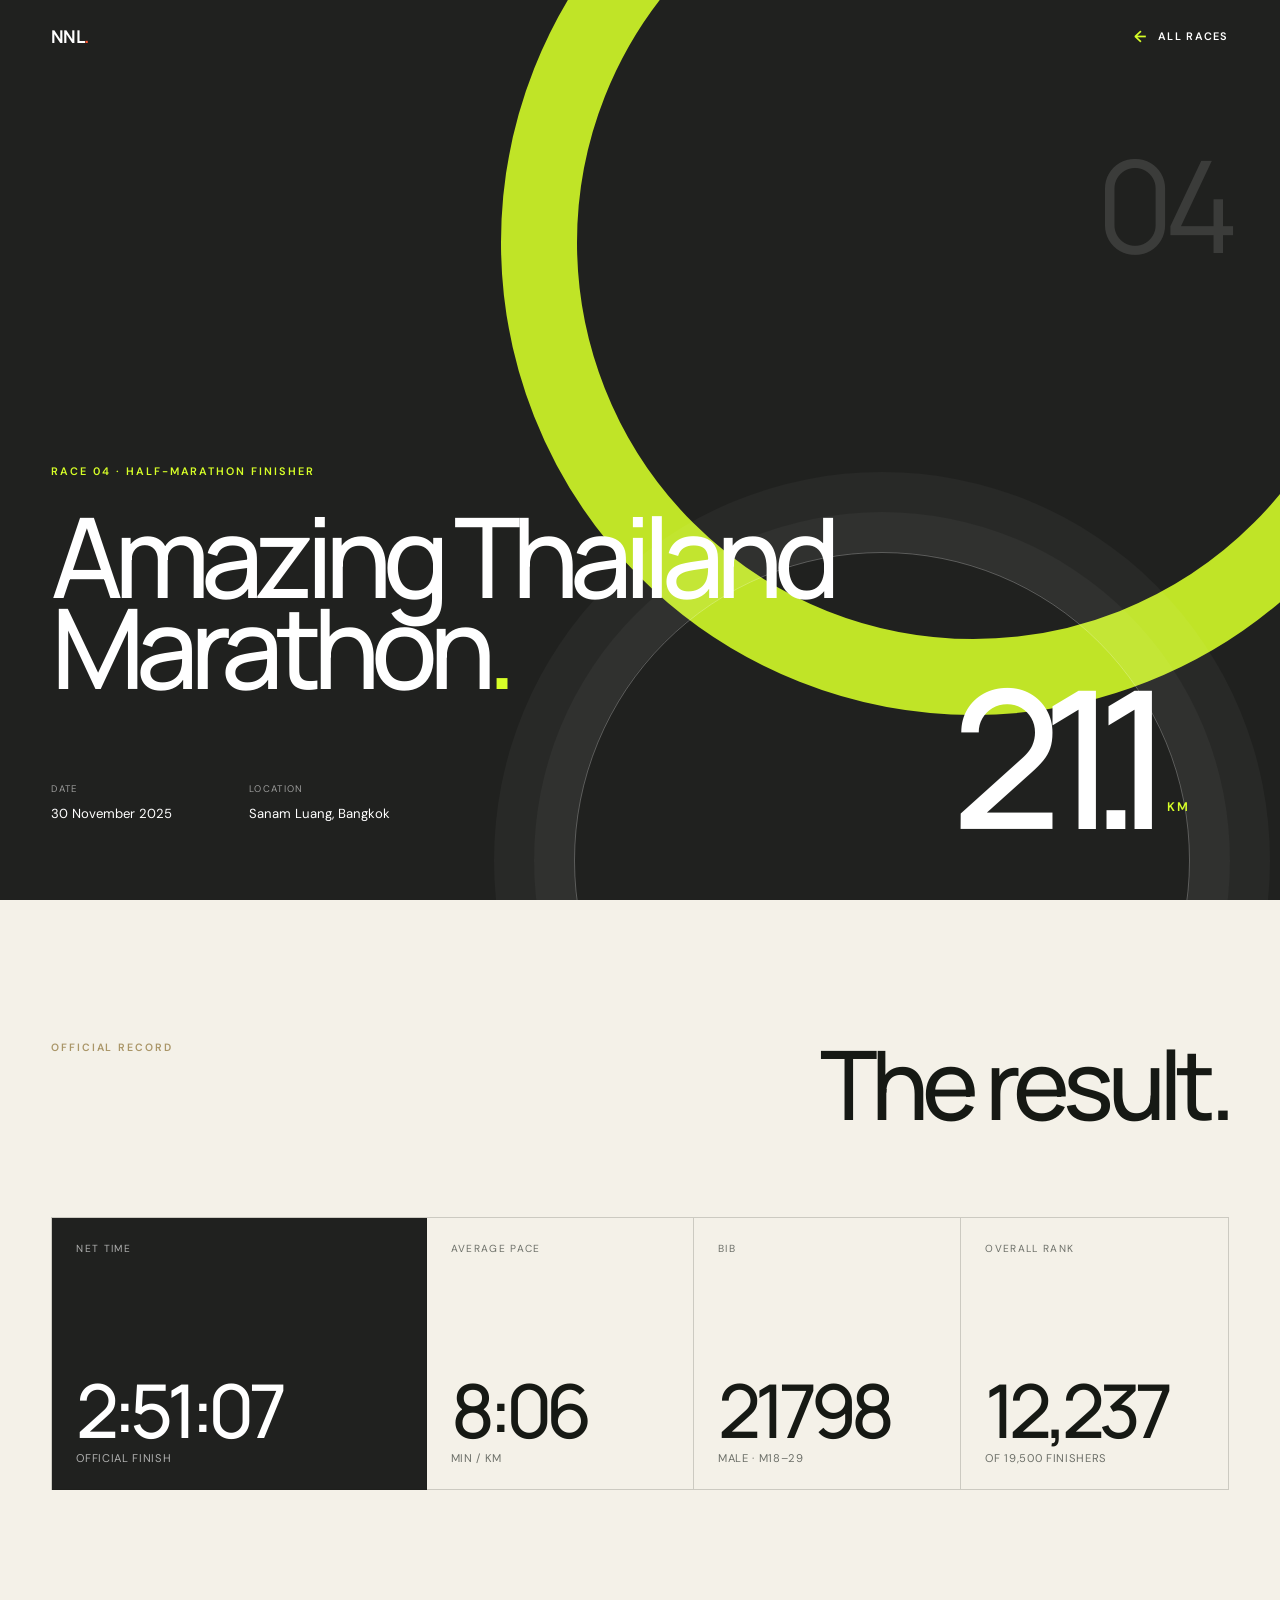
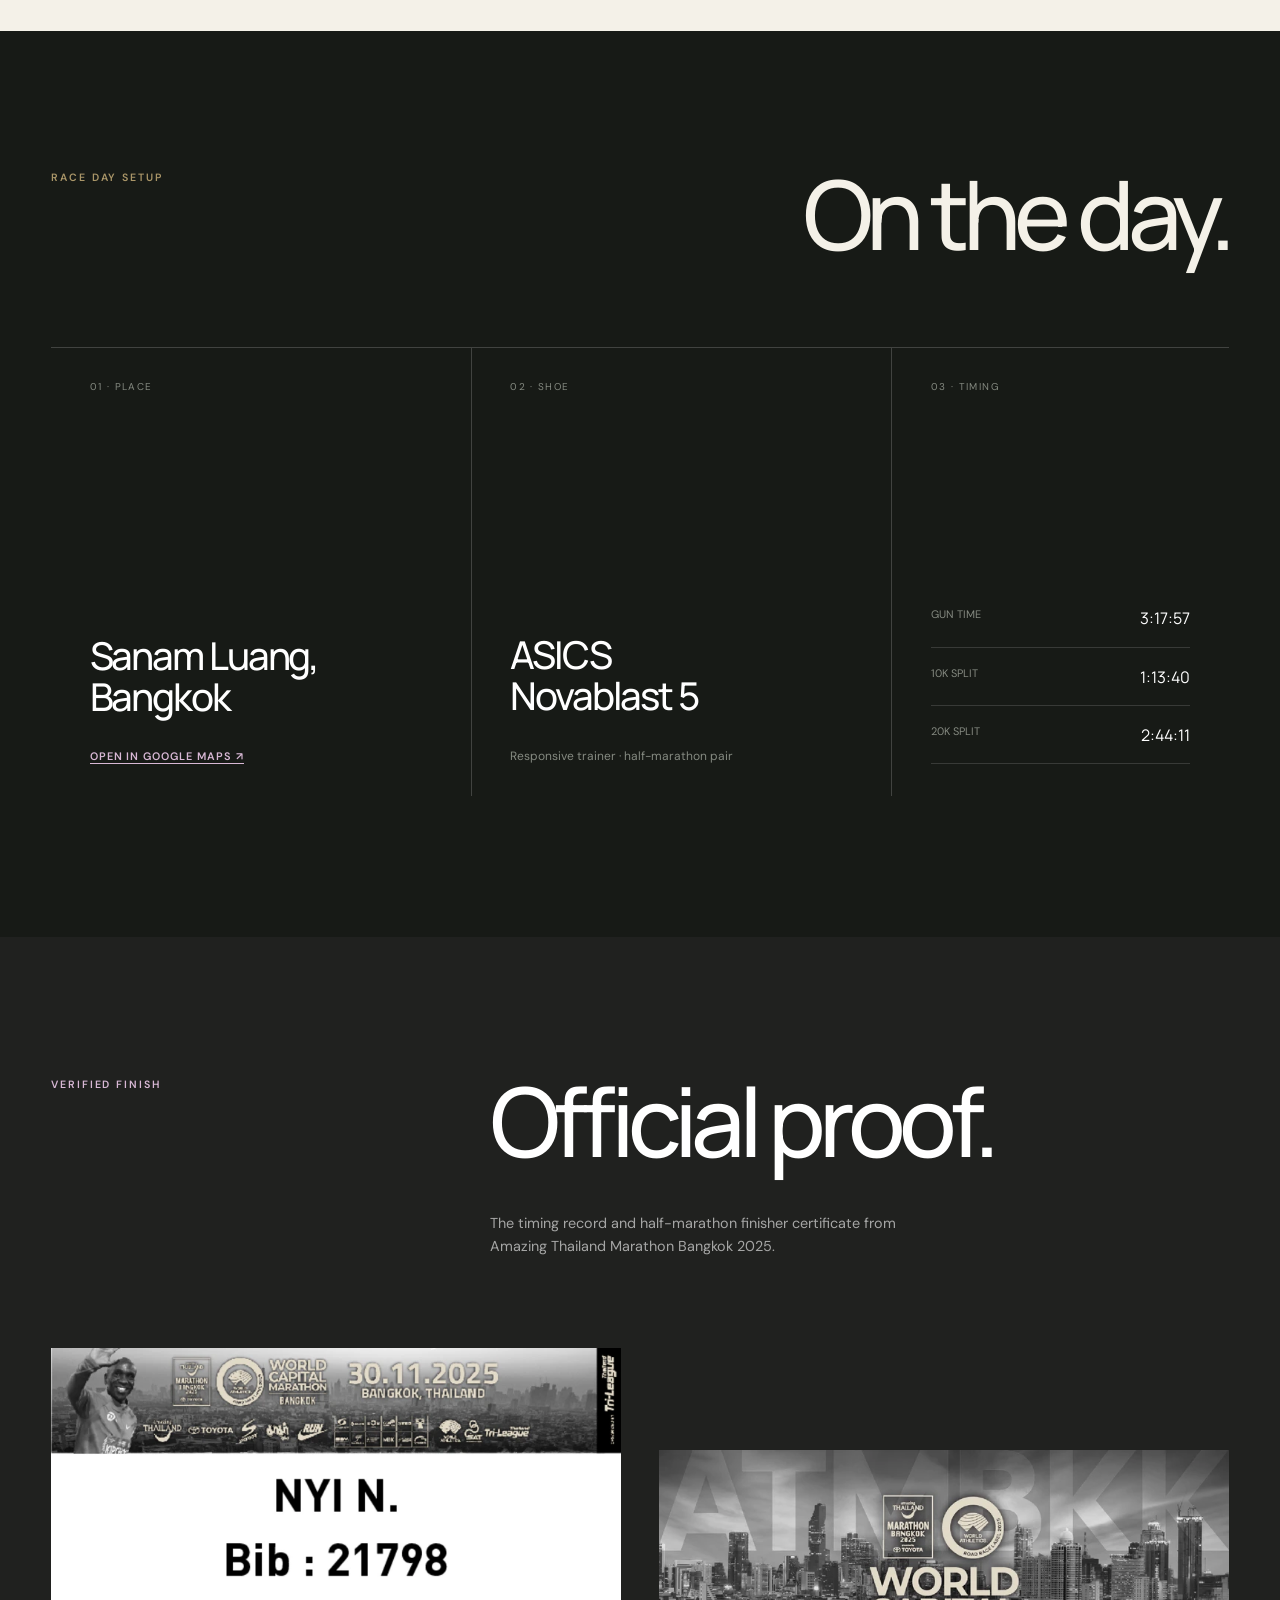
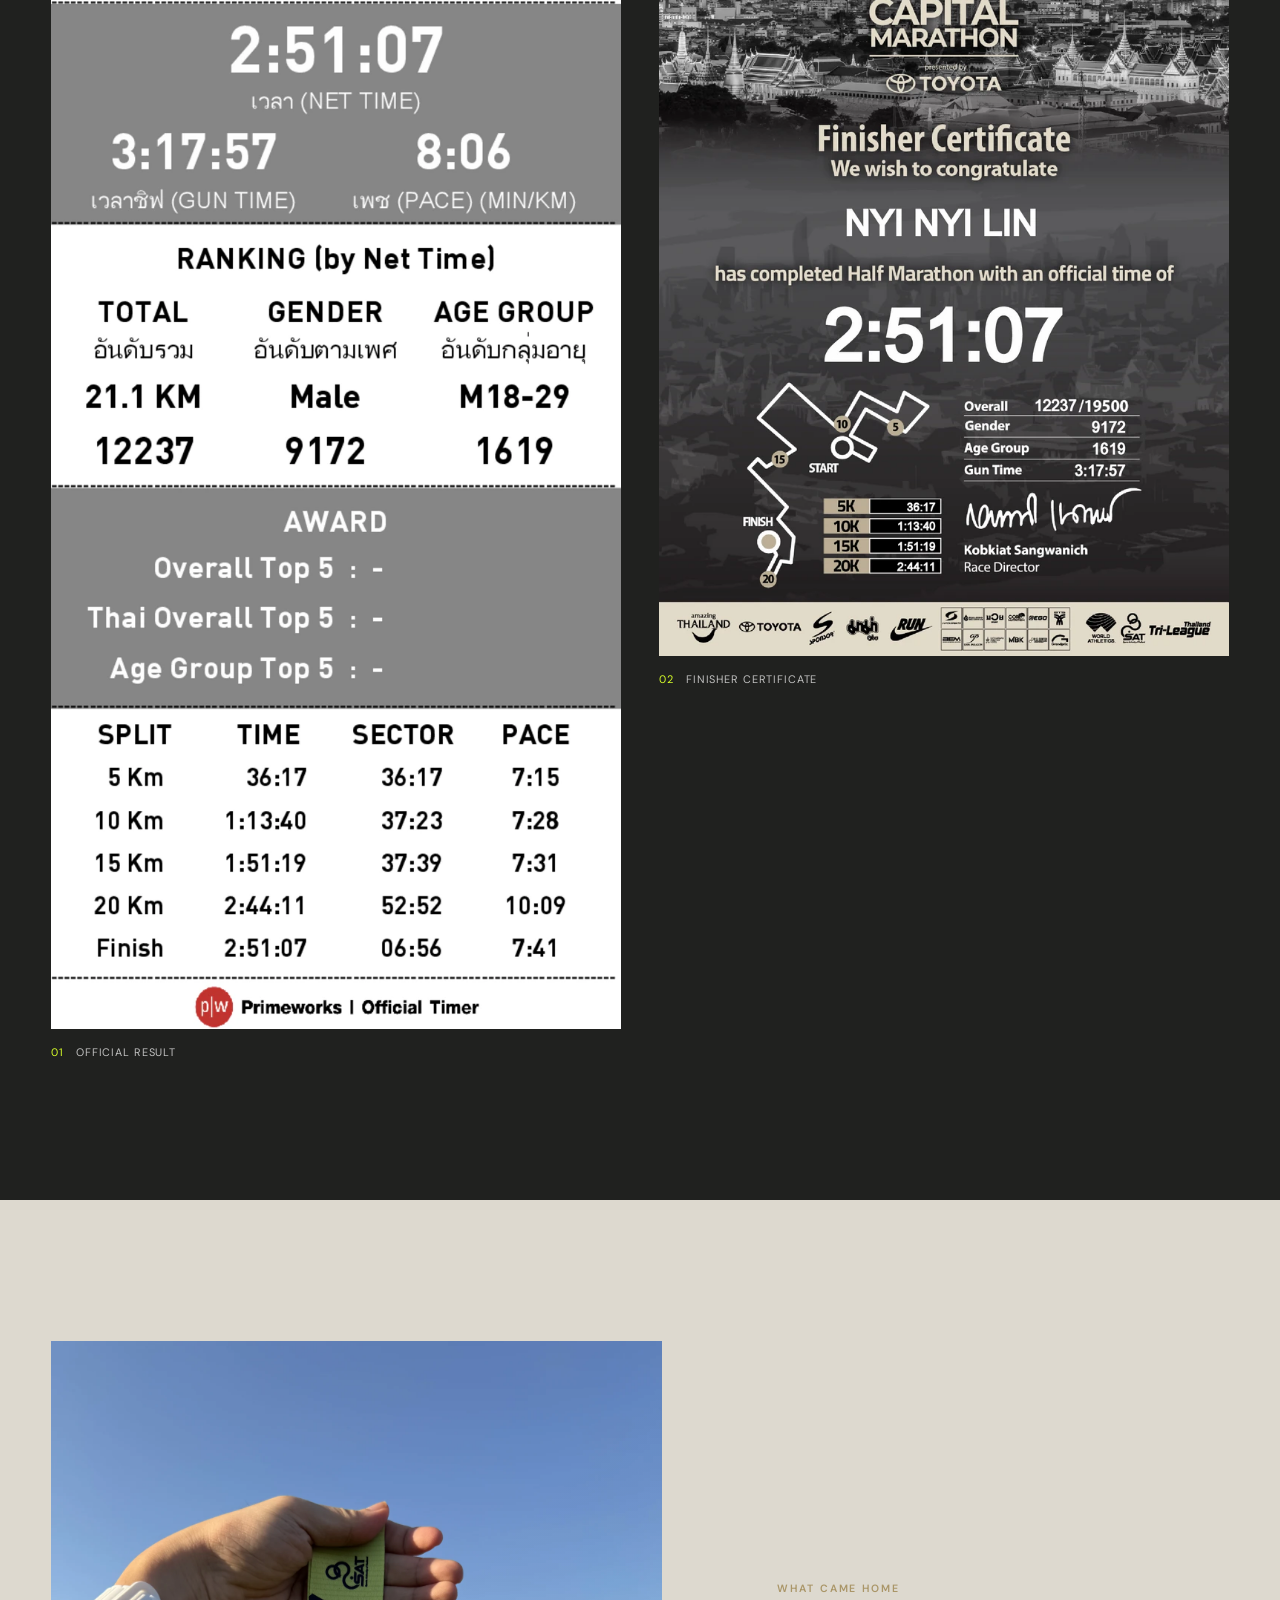
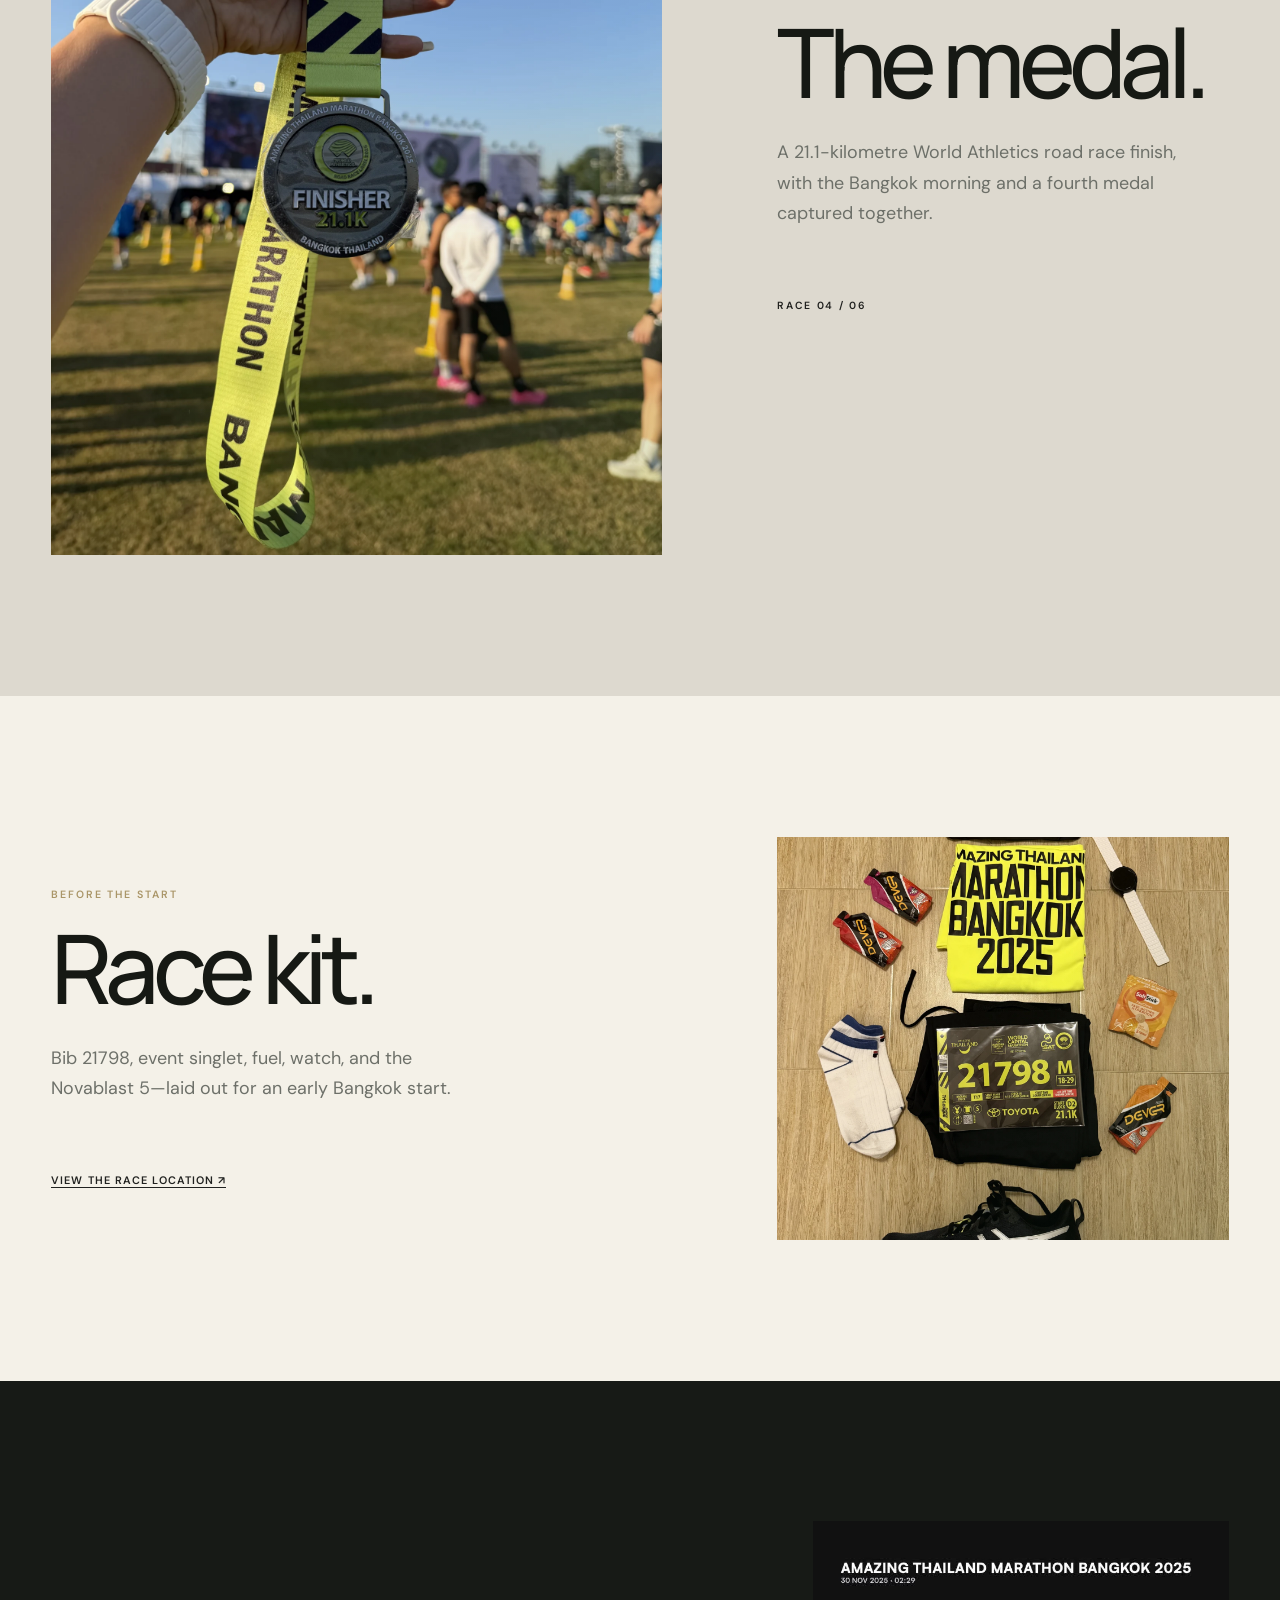
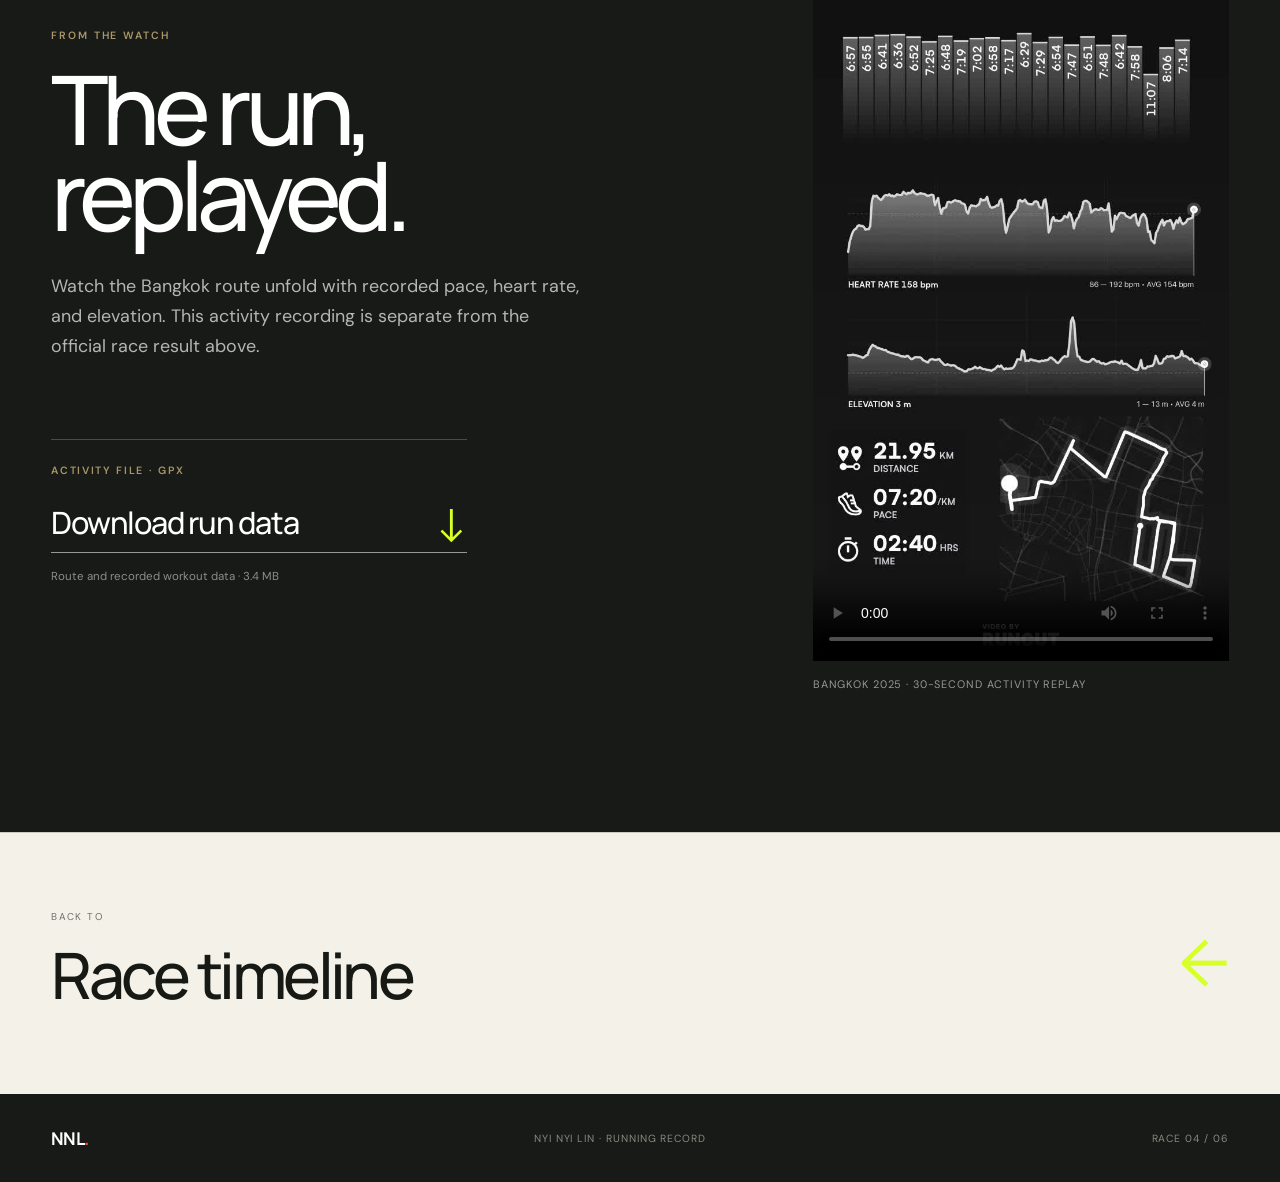
<file: races/amazing-thailand-marathon/index.html>
<!doctype html>
<html lang="en">
<head>
  <meta charset="utf-8">
  <meta name="viewport" content="width=device-width, initial-scale=1">
  <meta name="description" content="Amazing Thailand Marathon Bangkok 2025 — Nyi Nyi Lin's official half-marathon result, certificate, medal, and race kit.">
  <meta name="theme-color" content="#20211f">
  <title>Amazing Thailand Marathon 2025 — Nyi Nyi Lin</title>
  <link rel="stylesheet" href="../../assets/css/styles.css">
  <link rel="stylesheet" href="../../assets/css/race-detail.css">
</head>
<body class="race-page race-page--atm">
  <a class="skip-link" href="#race-record">Skip to race record</a>

  <header class="race-nav">
    <a class="wordmark" href="../../index.html" aria-label="Nyi Nyi Lin, home">NNL<span class="wordmark-dot">.</span></a>
    <a class="back-link" href="../../index.html#timeline"><span aria-hidden="true">←</span> All races</a>
  </header>

  <main>
    <section class="race-hero" aria-labelledby="race-title">
      <div class="race-hero-copy">
        <p class="race-eyebrow">Race 04 · Half-marathon finisher</p>
        <h1 class="race-title--long" id="race-title">Amazing Thailand<br>Marathon<span>.</span></h1>
        <div class="race-meta">
          <p><span>Date</span><time datetime="2025-11-30">30 November 2025</time></p>
          <p><span>Location</span>Sanam Luang, Bangkok</p>
        </div>
      </div>
      <p class="hero-distance hero-distance--decimal" aria-label="21.1 kilometres"><strong>21.1</strong><span>KM</span></p>
      <p class="hero-mark" aria-hidden="true">04</p>
    </section>

    <section class="record-section detail-section" id="race-record" aria-labelledby="record-title">
      <div class="detail-heading">
        <p class="detail-kicker">Official record</p>
        <h2 id="record-title">The result.</h2>
      </div>
      <div class="result-grid" aria-label="Race result summary">
        <article class="result-stat result-stat--primary">
          <span>Net time</span>
          <strong>2:51:07</strong>
          <small>Official finish</small>
        </article>
        <article class="result-stat">
          <span>Average pace</span>
          <strong>8:06</strong>
          <small>min / km</small>
        </article>
        <article class="result-stat">
          <span>Bib</span>
          <strong>21798</strong>
          <small>Male · M18–29</small>
        </article>
        <article class="result-stat">
          <span>Overall rank</span>
          <strong>12,237</strong>
          <small>of 19,500 finishers</small>
        </article>
      </div>
    </section>

    <section class="race-facts detail-section" aria-labelledby="facts-title">
      <div class="detail-heading">
        <p class="detail-kicker">Race day setup</p>
        <h2 id="facts-title">On the day.</h2>
      </div>
      <div class="facts-list">
        <article class="fact-card">
          <span>01 · Place</span>
          <h3>Sanam Luang,<br>Bangkok</h3>
          <a href="https://maps.app.goo.gl/EaNTxVMFqfiqig6b9" target="_blank" rel="noopener noreferrer">Open in Google Maps <span aria-hidden="true">↗</span></a>
        </article>
        <article class="fact-card">
          <span>02 · Shoe</span>
          <h3>ASICS<br>Novablast 5</h3>
          <p>Responsive trainer · half-marathon pair</p>
        </article>
        <article class="fact-card fact-card--compact">
          <span>03 · Timing</span>
          <dl>
            <div><dt>Gun time</dt><dd>3:17:57</dd></div>
            <div><dt>10K split</dt><dd>1:13:40</dd></div>
            <div><dt>20K split</dt><dd>2:44:11</dd></div>
          </dl>
        </article>
      </div>
    </section>

    <section class="proof-section detail-section" aria-labelledby="proof-title">
      <div class="detail-heading detail-heading--light">
        <p class="detail-kicker">Verified finish</p>
        <h2 id="proof-title">Official proof.</h2>
        <p>The timing record and half-marathon finisher certificate from Amazing Thailand Marathon Bangkok 2025.</p>
      </div>
      <div class="proof-grid">
        <figure>
          <img src="../../assets/images/events/amazing-thailand-marathon/official-result.webp" alt="Official Amazing Thailand Marathon result for Nyi Nyi Lin showing bib 21798, net time 2 hours 51 minutes 7 seconds, and pace 8 minutes 6 seconds per kilometre" loading="lazy" decoding="async">
          <figcaption><span>01</span> Official result</figcaption>
        </figure>
        <figure>
          <img src="../../assets/images/events/amazing-thailand-marathon/certificate.webp" alt="Amazing Thailand Marathon Bangkok 2025 half-marathon finisher certificate for Nyi Nyi Lin" loading="lazy" decoding="async">
          <figcaption><span>02</span> Finisher certificate</figcaption>
        </figure>
      </div>
    </section>

    <section class="medal-story detail-section" aria-labelledby="medal-story-title">
      <div class="medal-story-image medal-story-image--portrait">
        <img src="../../assets/images/events/amazing-thailand-marathon/medal.webp" alt="Amazing Thailand Marathon Bangkok 2025 half-marathon finisher medal" loading="lazy" decoding="async">
      </div>
      <div class="medal-story-copy">
        <p class="detail-kicker">What came home</p>
        <h2 id="medal-story-title">The medal.</h2>
        <p>A 21.1-kilometre World Athletics road race finish, with the Bangkok morning and a fourth medal captured together.</p>
        <span>Race 04 / 06</span>
      </div>
    </section>

    <section class="medal-story kit-story detail-section" aria-labelledby="kit-title">
      <div class="medal-story-copy">
        <p class="detail-kicker">Before the start</p>
        <h2 id="kit-title">Race kit.</h2>
        <p>Bib 21798, event singlet, fuel, watch, and the Novablast 5—laid out for an early Bangkok start.</p>
        <a href="https://maps.app.goo.gl/EaNTxVMFqfiqig6b9" target="_blank" rel="noopener noreferrer">View the race location <span aria-hidden="true">↗</span></a>
      </div>
      <div class="medal-story-image kit-story-image kit-story-image--portrait">
        <img src="../../assets/images/events/amazing-thailand-marathon/race-kit.webp" alt="Amazing Thailand Marathon race kit with bib 21798, event singlet, running belt, watch, fuel, socks, and ASICS Novablast 5 shoe" loading="lazy" decoding="async">
      </div>
    </section>

    <section class="run-replay detail-section" aria-labelledby="run-replay-title">
      <div class="run-replay-copy">
        <p class="detail-kicker">From the watch</p>
        <h2 id="run-replay-title">The run,<br>replayed.</h2>
        <p>Watch the Bangkok route unfold with recorded pace, heart rate, and elevation. This activity recording is separate from the official race result above.</p>
        <div class="run-replay-download">
          <span>Activity file · GPX</span>
          <a href="../../assets/gpx/amazing-thailand-marathon-bangkok-2025.gpx" download="amazing-thailand-marathon-bangkok-2025.gpx">Download run data <span aria-hidden="true">↓</span></a>
          <small>Route and recorded workout data · 3.4 MB</small>
        </div>
      </div>
      <figure class="run-replay-media">
        <video controls playsinline preload="metadata" poster="../../assets/images/video-posters/amazing-thailand-marathon-bangkok-2025-replay.webp" aria-label="Amazing Thailand Marathon Bangkok 2025 activity replay showing route, pace, heart rate, and elevation">
          <source src="../../assets/videos/amazing-thailand-marathon-bangkok-2025-replay.mp4" type="video/mp4">
          Your browser does not support this video.
        </video>
        <figcaption>Bangkok 2025 · 30-second activity replay</figcaption>
      </figure>
    </section>

    <nav class="race-end-nav" aria-label="Race navigation">
      <a href="../../index.html#timeline"><span>Back to</span><strong>Race timeline</strong><b aria-hidden="true">←</b></a>
    </nav>
  </main>

  <footer class="detail-footer">
    <a class="wordmark" href="../../index.html">NNL<span class="wordmark-dot">.</span></a>
    <p>Nyi Nyi Lin · Running record</p>
    <p>Race 04 / 06</p>
  </footer>
</body>
</html>
</file>
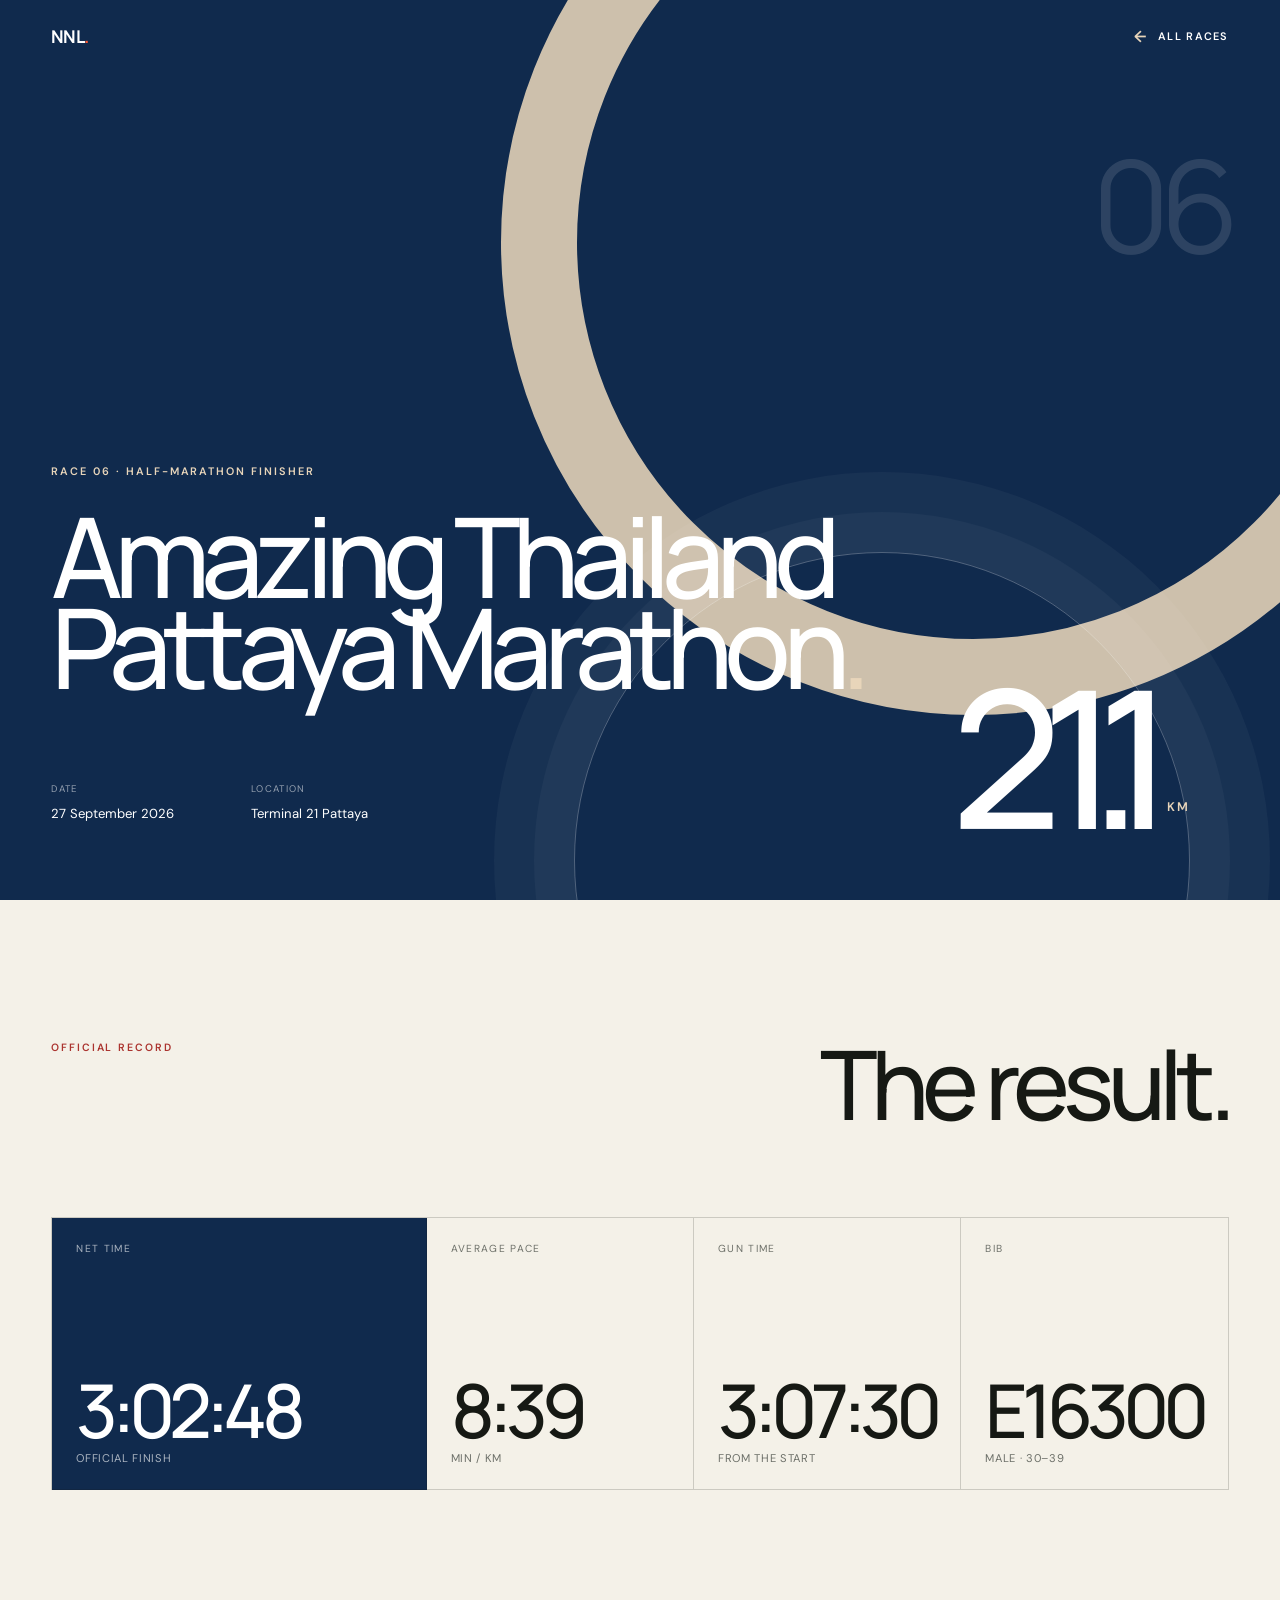
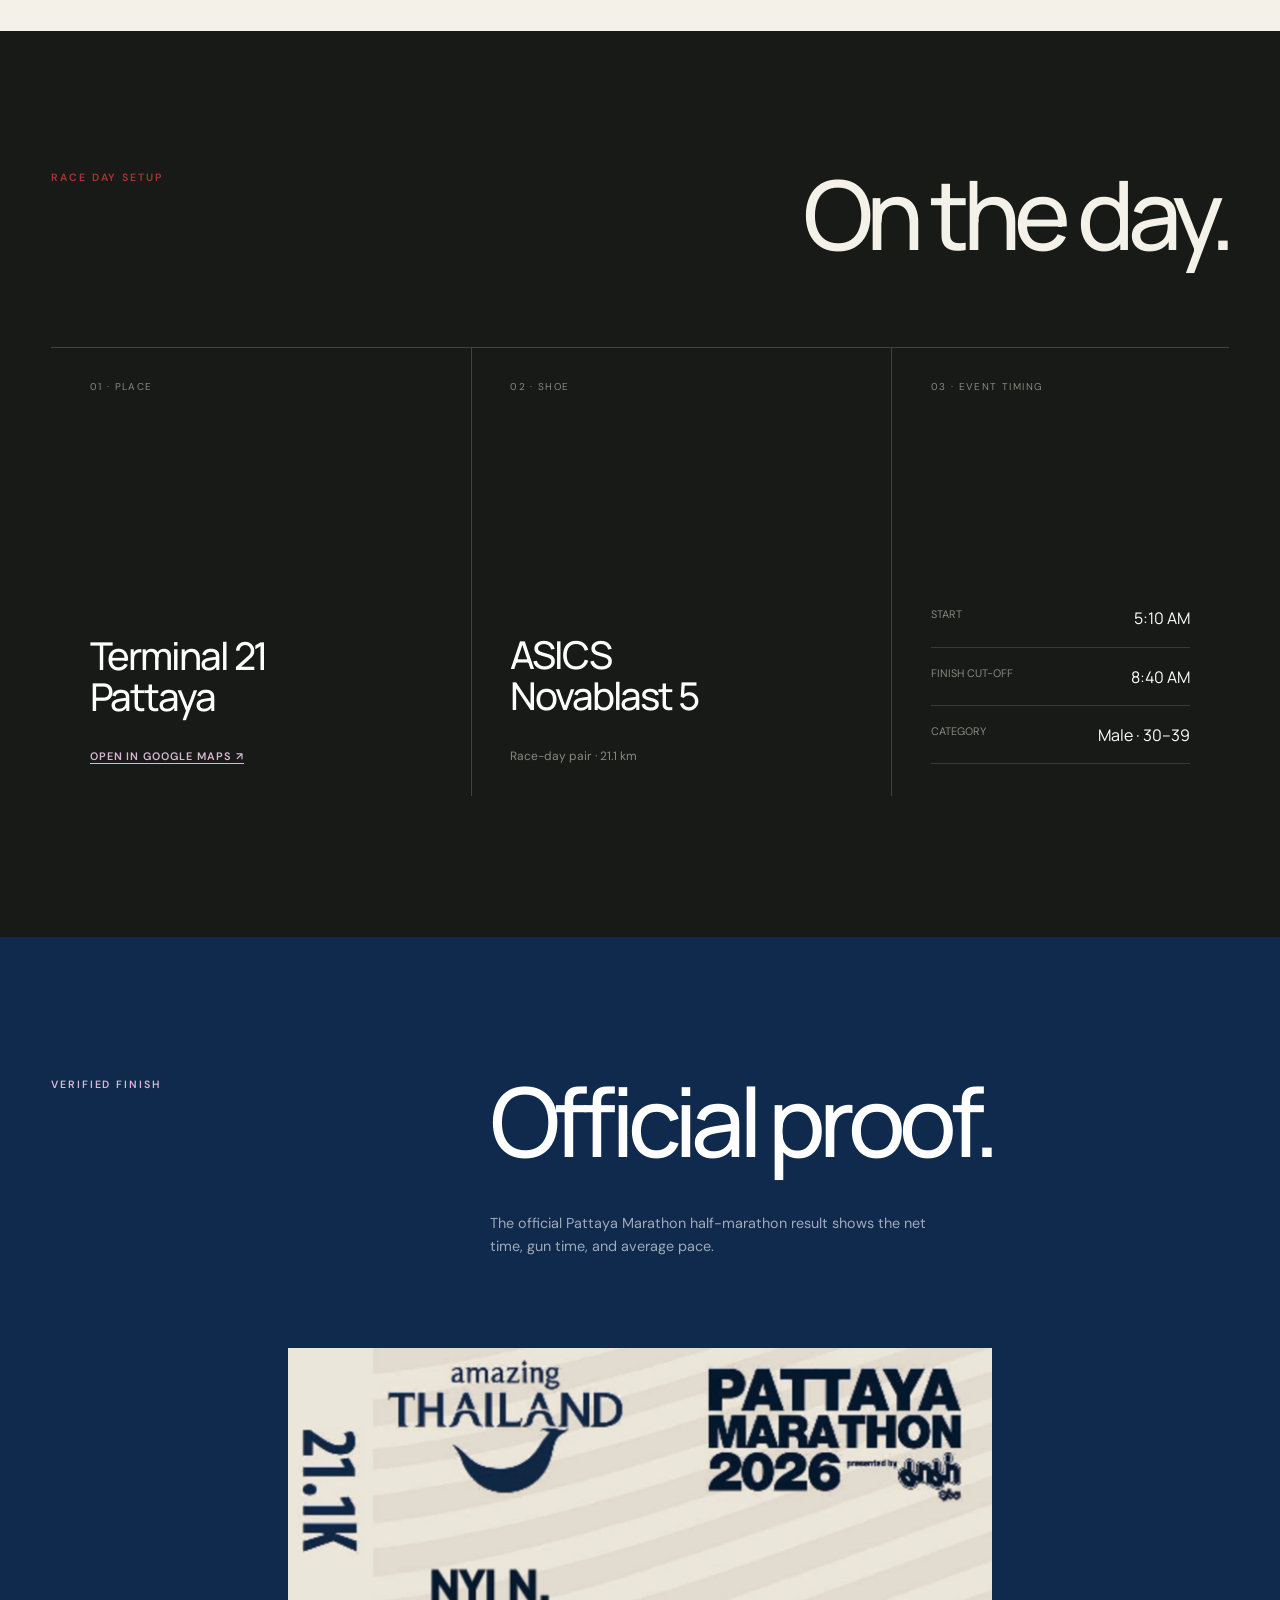
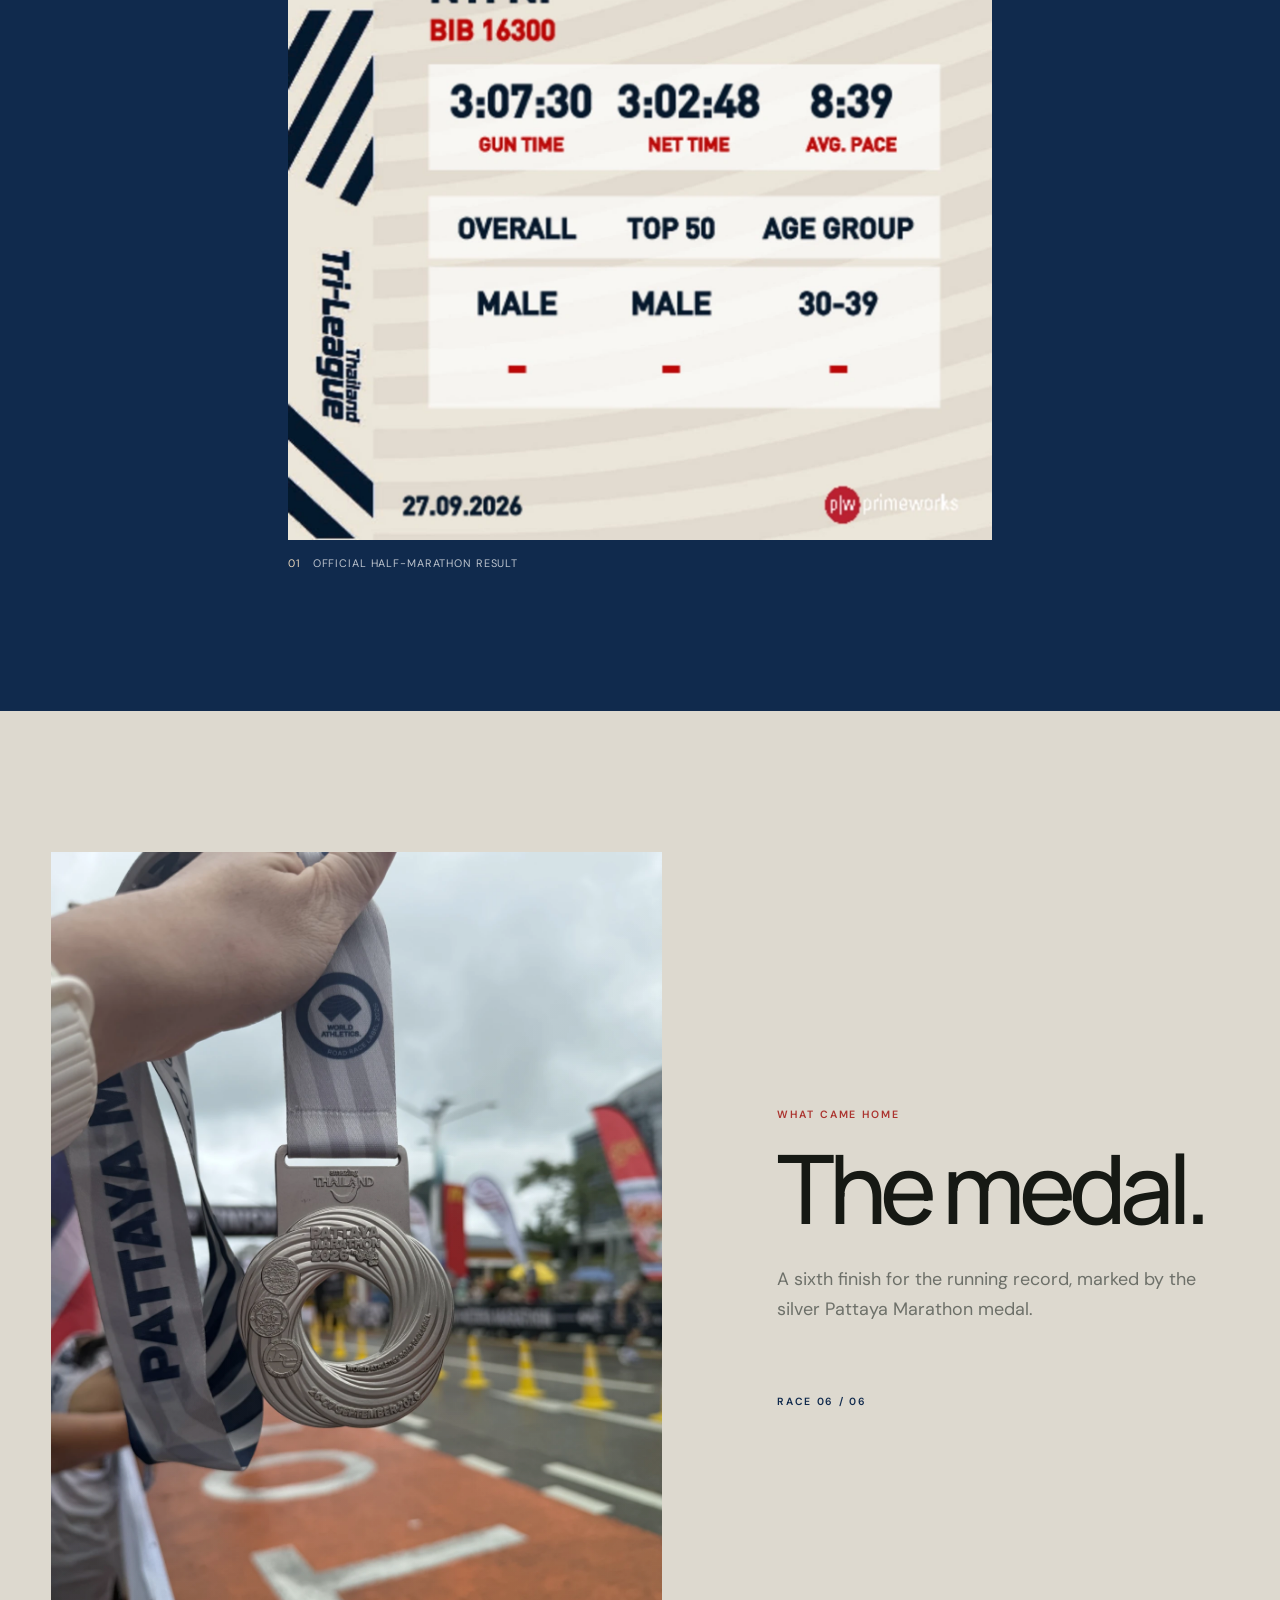
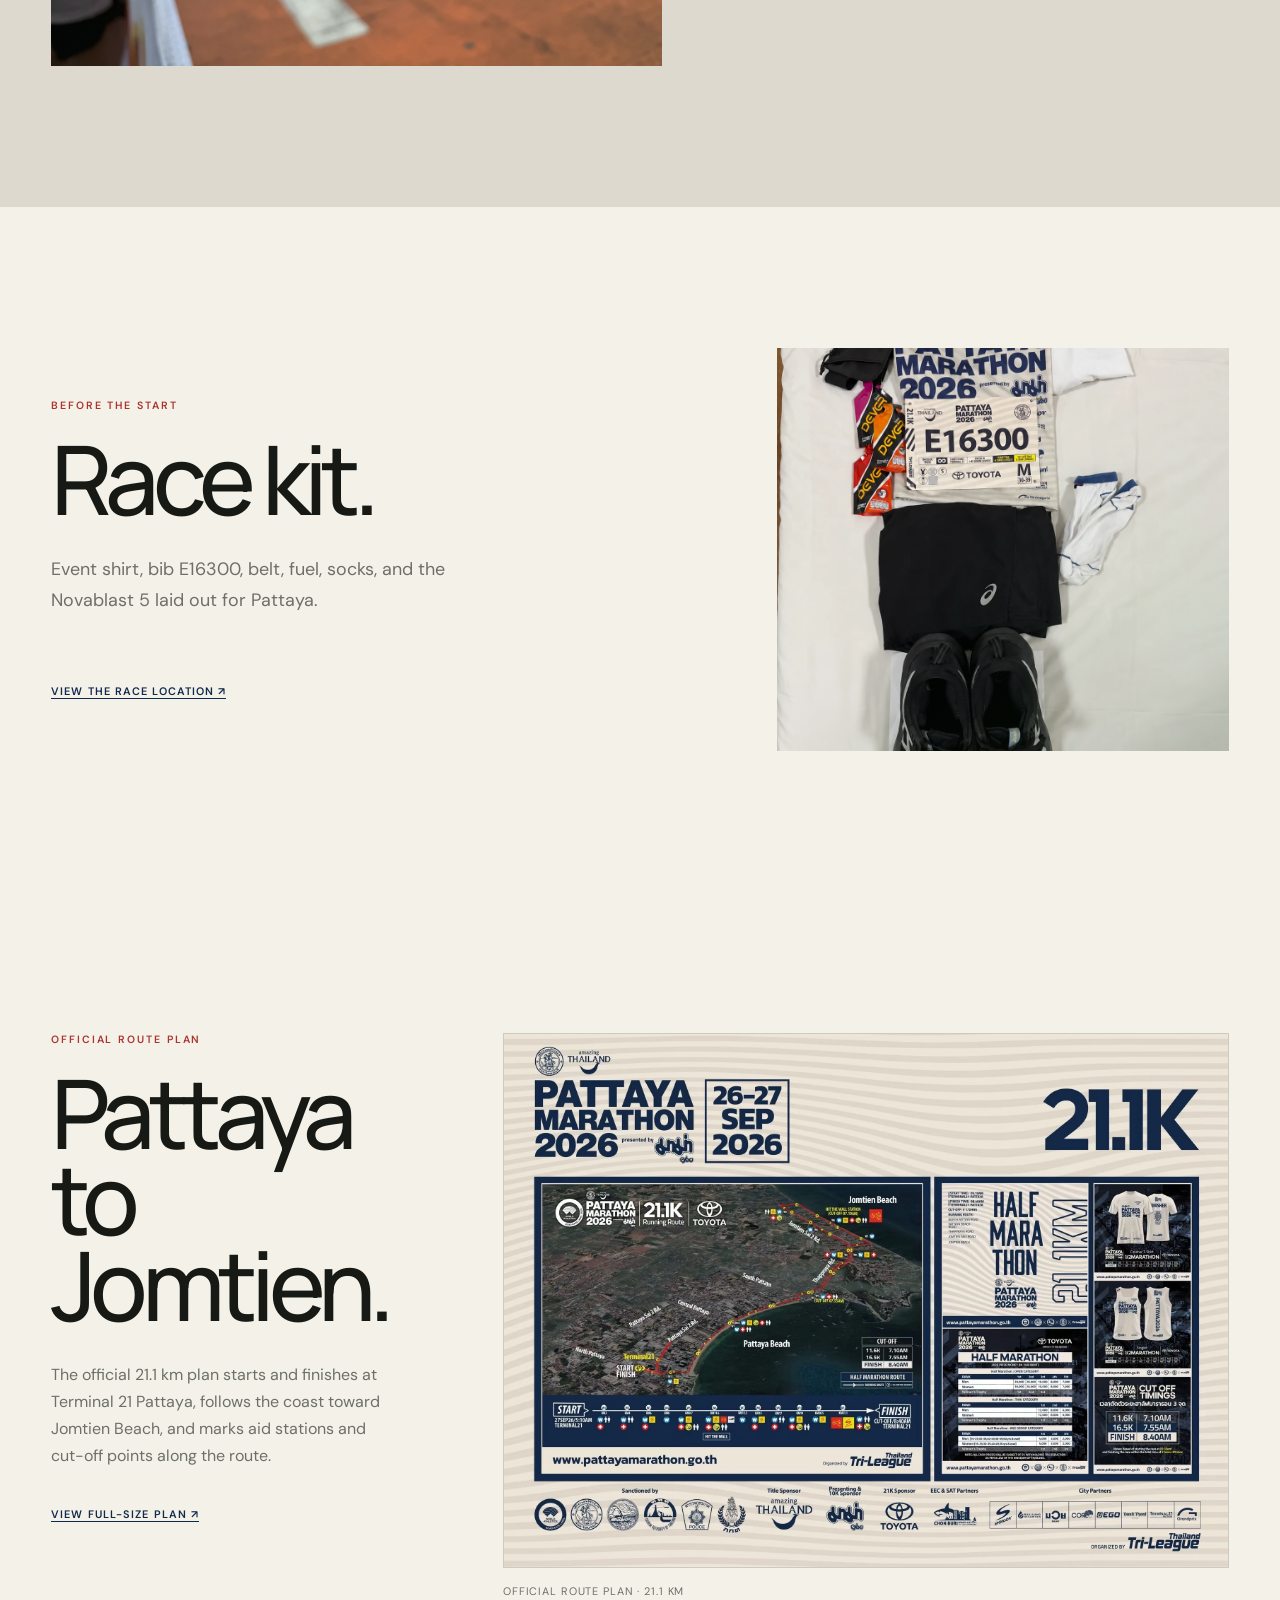
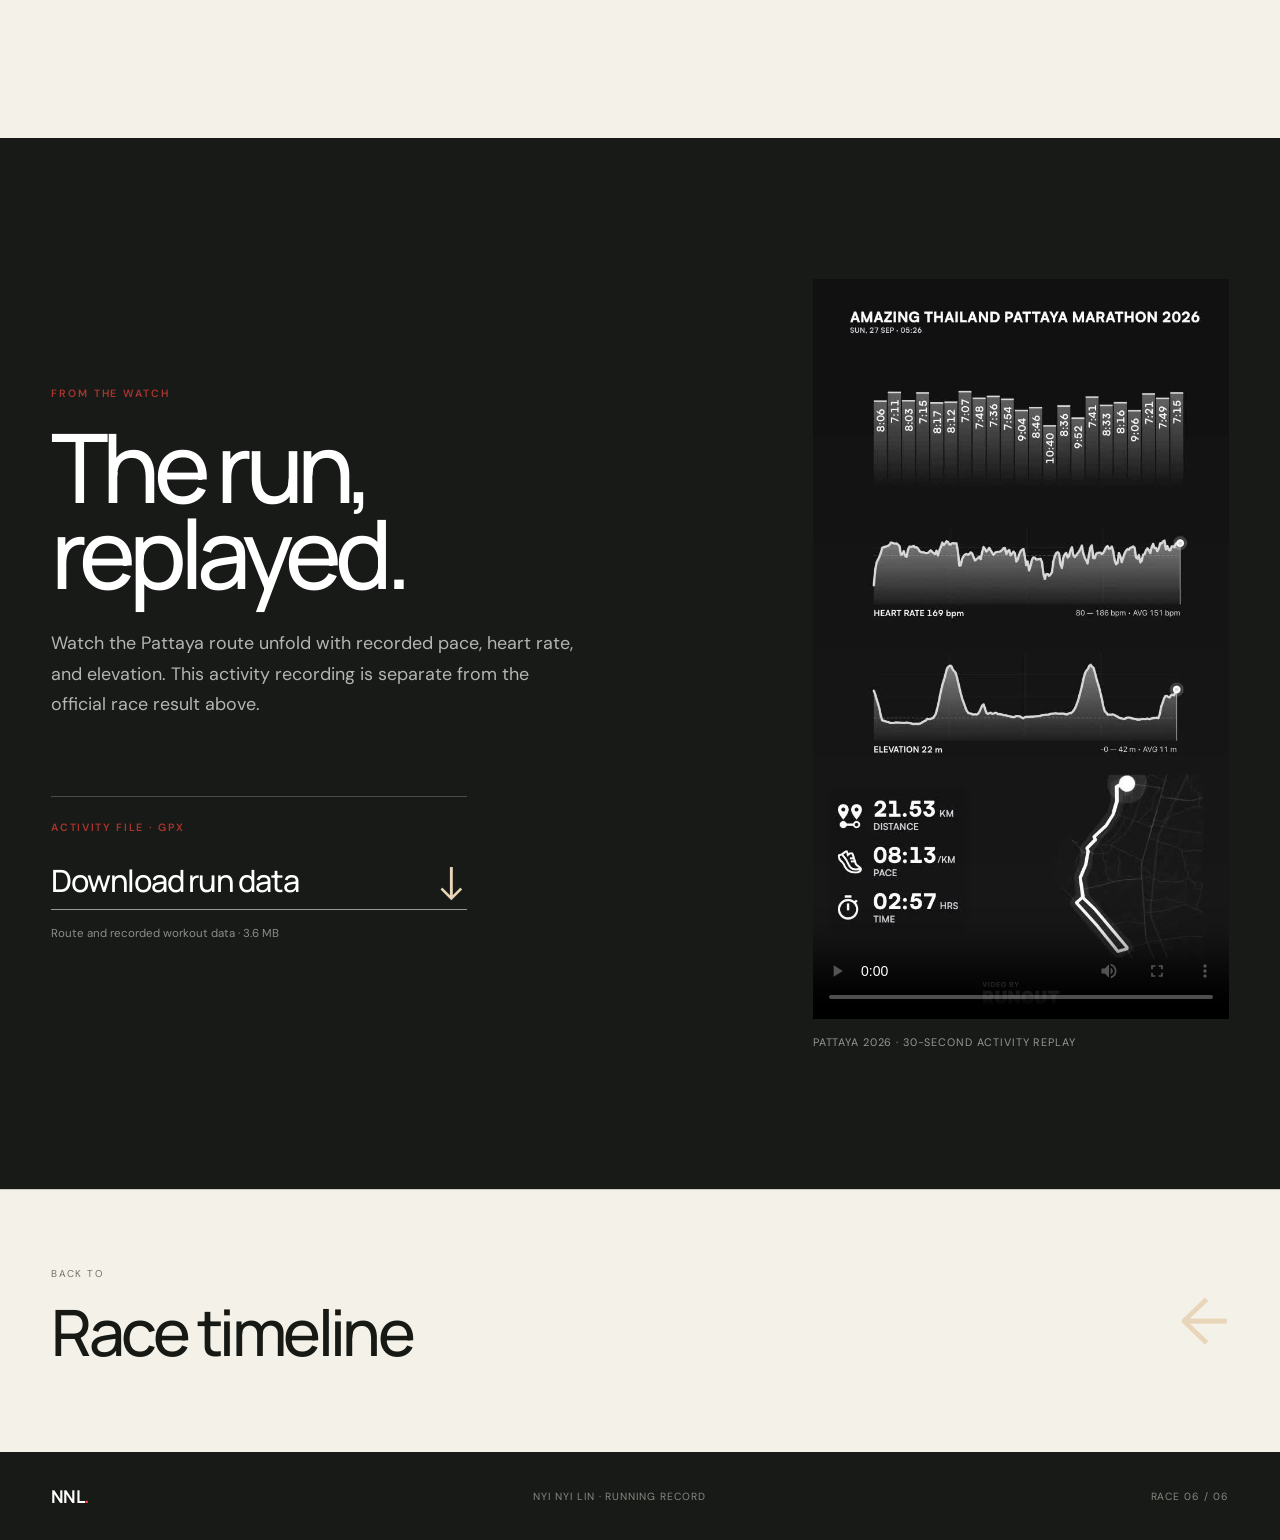
<file: races/amazing-thailand-pattaya-marathon/index.html>
<!doctype html>
<html lang="en">
<head>
  <meta charset="utf-8">
  <meta name="viewport" content="width=device-width, initial-scale=1">
  <meta name="description" content="Amazing Thailand Pattaya Marathon 2026 — Nyi Nyi Lin's official half-marathon result, medal, race kit, and route plan.">
  <meta name="theme-color" content="#102a4d">
  <title>Amazing Thailand Pattaya Marathon 2026 — Nyi Nyi Lin</title>
  <link rel="stylesheet" href="../../assets/css/styles.css">
  <link rel="stylesheet" href="../../assets/css/race-detail.css">
</head>
<body class="race-page race-page--pattaya">
  <a class="skip-link" href="#race-record">Skip to race record</a>

  <header class="race-nav">
    <a class="wordmark" href="../../index.html" aria-label="Nyi Nyi Lin, home">NNL<span class="wordmark-dot">.</span></a>
    <a class="back-link" href="../../index.html#timeline"><span aria-hidden="true">←</span> All races</a>
  </header>

  <main>
    <section class="race-hero" aria-labelledby="race-title">
      <div class="race-hero-copy">
        <p class="race-eyebrow">Race 06 · Half-marathon finisher</p>
        <h1 class="race-title--long" id="race-title">Amazing Thailand<br>Pattaya Marathon<span>.</span></h1>
        <div class="race-meta">
          <p><span>Date</span><time datetime="2026-09-27">27 September 2026</time></p>
          <p><span>Location</span>Terminal 21 Pattaya</p>
        </div>
      </div>
      <p class="hero-distance hero-distance--decimal" aria-label="21.1 kilometres"><strong>21.1</strong><span>KM</span></p>
      <p class="hero-mark" aria-hidden="true">06</p>
    </section>

    <section class="record-section detail-section" id="race-record" aria-labelledby="record-title">
      <div class="detail-heading">
        <p class="detail-kicker">Official record</p>
        <h2 id="record-title">The result.</h2>
      </div>
      <div class="result-grid" aria-label="Race result summary">
        <article class="result-stat result-stat--primary">
          <span>Net time</span>
          <strong>3:02:48</strong>
          <small>Official finish</small>
        </article>
        <article class="result-stat">
          <span>Average pace</span>
          <strong>8:39</strong>
          <small>min / km</small>
        </article>
        <article class="result-stat">
          <span>Gun time</span>
          <strong>3:07:30</strong>
          <small>From the start</small>
        </article>
        <article class="result-stat">
          <span>Bib</span>
          <strong>E16300</strong>
          <small>Male · 30–39</small>
        </article>
      </div>
    </section>

    <section class="race-facts detail-section" aria-labelledby="facts-title">
      <div class="detail-heading">
        <p class="detail-kicker">Race day setup</p>
        <h2 id="facts-title">On the day.</h2>
      </div>
      <div class="facts-list">
        <article class="fact-card">
          <span>01 · Place</span>
          <h3>Terminal 21<br>Pattaya</h3>
          <a href="https://maps.app.goo.gl/uJSaHeMKVbpFfLfL9" target="_blank" rel="noopener noreferrer">Open in Google Maps <span aria-hidden="true">↗</span></a>
        </article>
        <article class="fact-card">
          <span>02 · Shoe</span>
          <h3>ASICS<br>Novablast 5</h3>
          <p>Race-day pair · 21.1 km</p>
        </article>
        <article class="fact-card fact-card--compact">
          <span>03 · Event timing</span>
          <dl>
            <div><dt>Start</dt><dd>5:10 AM</dd></div>
            <div><dt>Finish cut-off</dt><dd>8:40 AM</dd></div>
            <div><dt>Category</dt><dd>Male · 30–39</dd></div>
          </dl>
        </article>
      </div>
    </section>

    <section class="proof-section detail-section" aria-labelledby="proof-title">
      <div class="detail-heading detail-heading--light">
        <p class="detail-kicker">Verified finish</p>
        <h2 id="proof-title">Official proof.</h2>
        <p>The official Pattaya Marathon half-marathon result shows the net time, gun time, and average pace.</p>
      </div>
      <div class="proof-grid proof-grid--single">
        <figure>
          <img src="../../assets/images/events/amazing-thailand-pattaya-marathon/official-certificate.webp" alt="Official Amazing Thailand Pattaya Marathon 2026 result for Nyi Nyi Lin, bib E16300, showing net time 3 hours 2 minutes 48 seconds, gun time 3 hours 7 minutes 30 seconds, and average pace 8 minutes 39 seconds per kilometre" loading="lazy" decoding="async">
          <figcaption><span>01</span> Official half-marathon result</figcaption>
        </figure>
      </div>
    </section>

    <section class="medal-story detail-section" aria-labelledby="medal-story-title">
      <div class="medal-story-image medal-story-image--portrait">
        <img src="../../assets/images/events/amazing-thailand-pattaya-marathon/medal.webp" alt="Silver Amazing Thailand Pattaya Marathon 2026 finisher medal held up at the race venue" loading="lazy" decoding="async">
      </div>
      <div class="medal-story-copy">
        <p class="detail-kicker">What came home</p>
        <h2 id="medal-story-title">The medal.</h2>
        <p>A sixth finish for the running record, marked by the silver Pattaya Marathon medal.</p>
        <span>Race 06 / 06</span>
      </div>
    </section>

    <section class="medal-story kit-story detail-section" aria-labelledby="kit-title">
      <div class="medal-story-copy">
        <p class="detail-kicker">Before the start</p>
        <h2 id="kit-title">Race kit.</h2>
        <p>Event shirt, bib E16300, belt, fuel, socks, and the Novablast 5 laid out for Pattaya.</p>
        <a href="https://maps.app.goo.gl/uJSaHeMKVbpFfLfL9" target="_blank" rel="noopener noreferrer">View the race location <span aria-hidden="true">↗</span></a>
      </div>
      <div class="medal-story-image kit-story-image kit-story-image--portrait">
        <img src="../../assets/images/events/amazing-thailand-pattaya-marathon/race-kit.webp" alt="Pattaya Marathon race kit with event shirt, bib E16300, belt, fuel, socks, and black ASICS Novablast 5 shoes; bib QR code obscured" loading="lazy" decoding="async">
      </div>
    </section>

    <section class="course-section detail-section" aria-labelledby="course-title">
      <div class="course-copy">
        <p class="detail-kicker">Official route plan</p>
        <h2 id="course-title">Pattaya<br>to Jomtien.</h2>
        <p>The official 21.1 km plan starts and finishes at Terminal 21 Pattaya, follows the coast toward Jomtien Beach, and marks aid stations and cut-off points along the route.</p>
        <a href="../../assets/images/events/amazing-thailand-pattaya-marathon/official-route-plan.webp" target="_blank" rel="noopener noreferrer">View full-size plan <span aria-hidden="true">↗</span></a>
      </div>
      <figure class="course-map">
        <img src="../../assets/images/events/amazing-thailand-pattaya-marathon/official-route-plan.webp" alt="Official Amazing Thailand Pattaya Marathon 2026 half-marathon plan showing the 21.1 km route from Terminal 21 Pattaya toward Jomtien Beach and back, aid stations, and cut-off times" loading="lazy" decoding="async">
        <figcaption>Official route plan · 21.1 km</figcaption>
      </figure>
    </section>

    <section class="run-replay detail-section" aria-labelledby="run-replay-title">
      <div class="run-replay-copy">
        <p class="detail-kicker">From the watch</p>
        <h2 id="run-replay-title">The run,<br>replayed.</h2>
        <p>Watch the Pattaya route unfold with recorded pace, heart rate, and elevation. This activity recording is separate from the official race result above.</p>
        <div class="run-replay-download">
          <span>Activity file · GPX</span>
          <a href="../../assets/gpx/amazing-thailand-pattaya-marathon-2026.gpx" download="amazing-thailand-pattaya-marathon-2026.gpx">Download run data <span aria-hidden="true">↓</span></a>
          <small>Route and recorded workout data · 3.6 MB</small>
        </div>
      </div>
      <figure class="run-replay-media">
        <video controls playsinline preload="metadata" poster="../../assets/images/video-posters/amazing-thailand-pattaya-marathon-2026-replay.webp" aria-label="Amazing Thailand Pattaya Marathon 2026 activity replay showing route, pace, heart rate, and elevation">
          <source src="../../assets/videos/amazing-thailand-pattaya-marathon-2026-replay.mp4" type="video/mp4">
          Your browser does not support this video.
        </video>
        <figcaption>Pattaya 2026 · 30-second activity replay</figcaption>
      </figure>
    </section>

    <nav class="race-end-nav" aria-label="Race navigation">
      <a href="../../index.html#timeline"><span>Back to</span><strong>Race timeline</strong><b aria-hidden="true">←</b></a>
    </nav>
  </main>

  <footer class="detail-footer">
    <a class="wordmark" href="../../index.html">NNL<span class="wordmark-dot">.</span></a>
    <p>Nyi Nyi Lin · Running record</p>
    <p>Race 06 / 06</p>
  </footer>
</body>
</html>
</file>
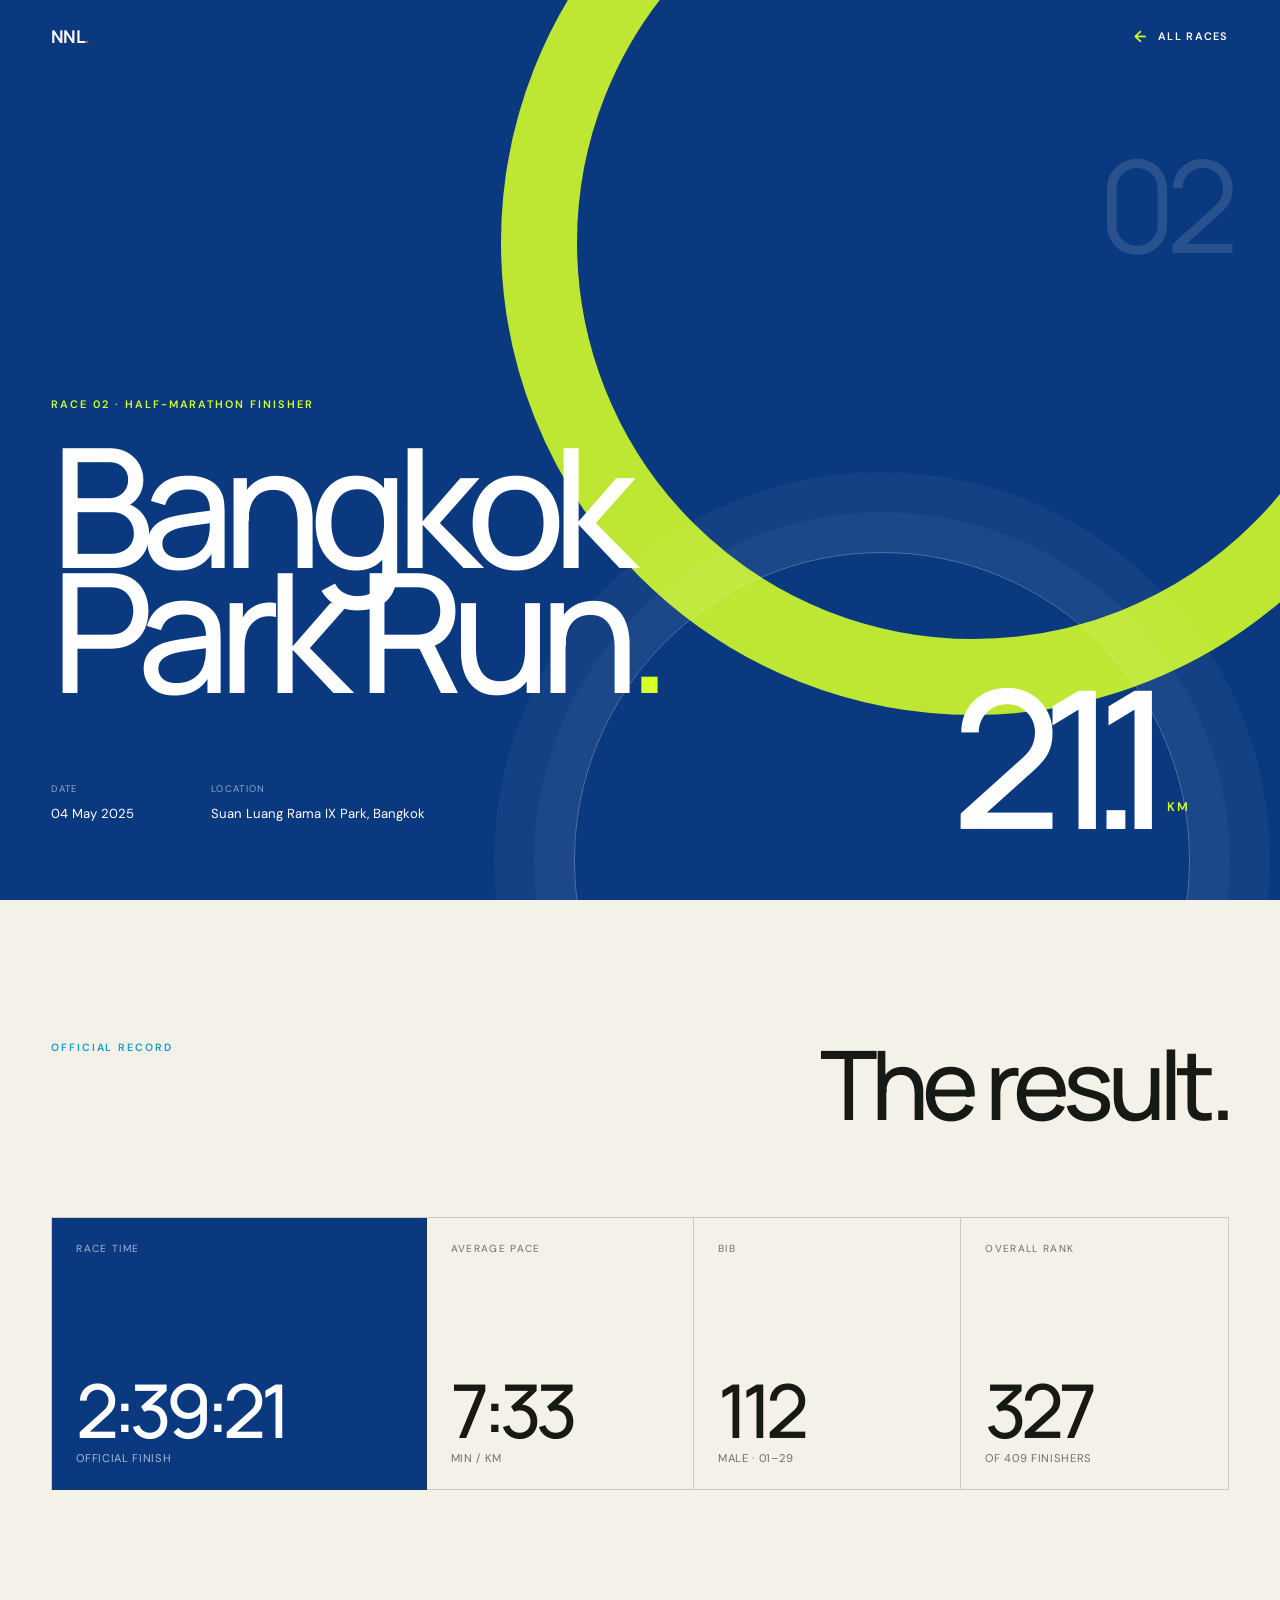
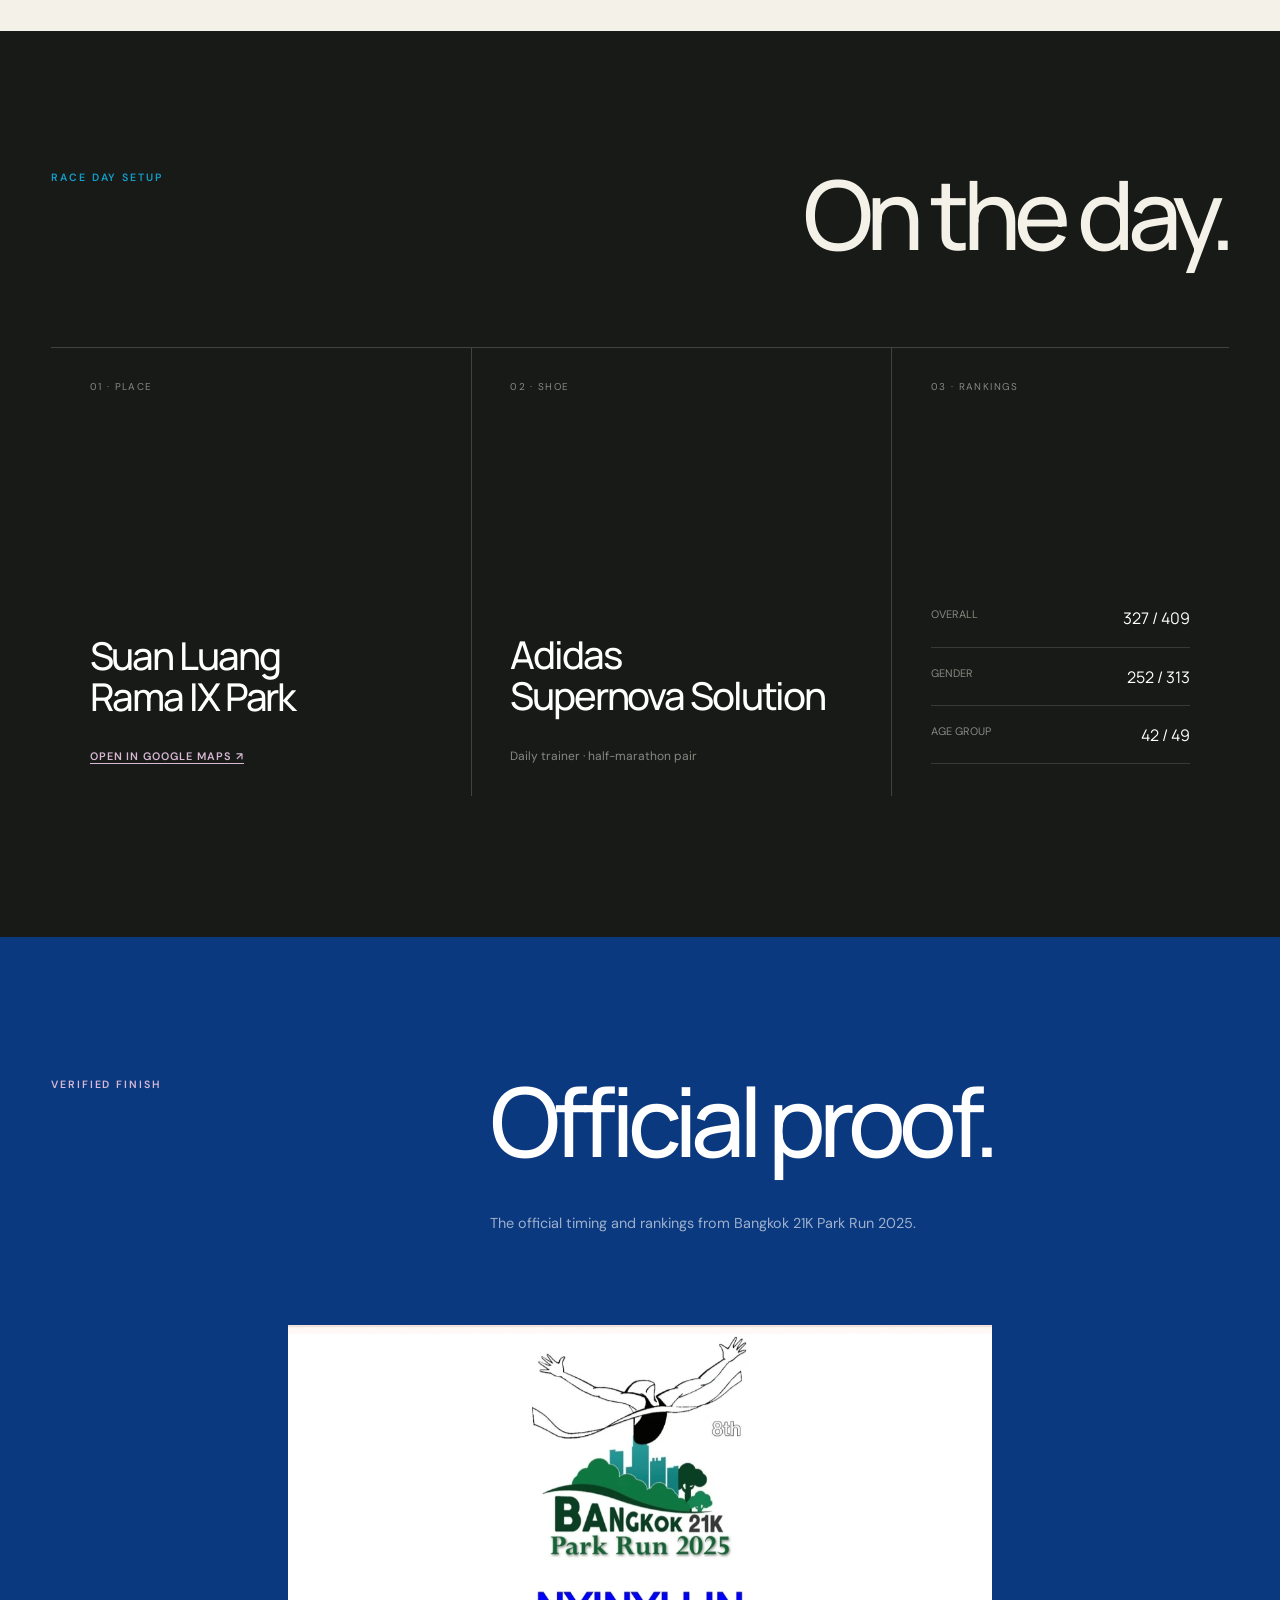
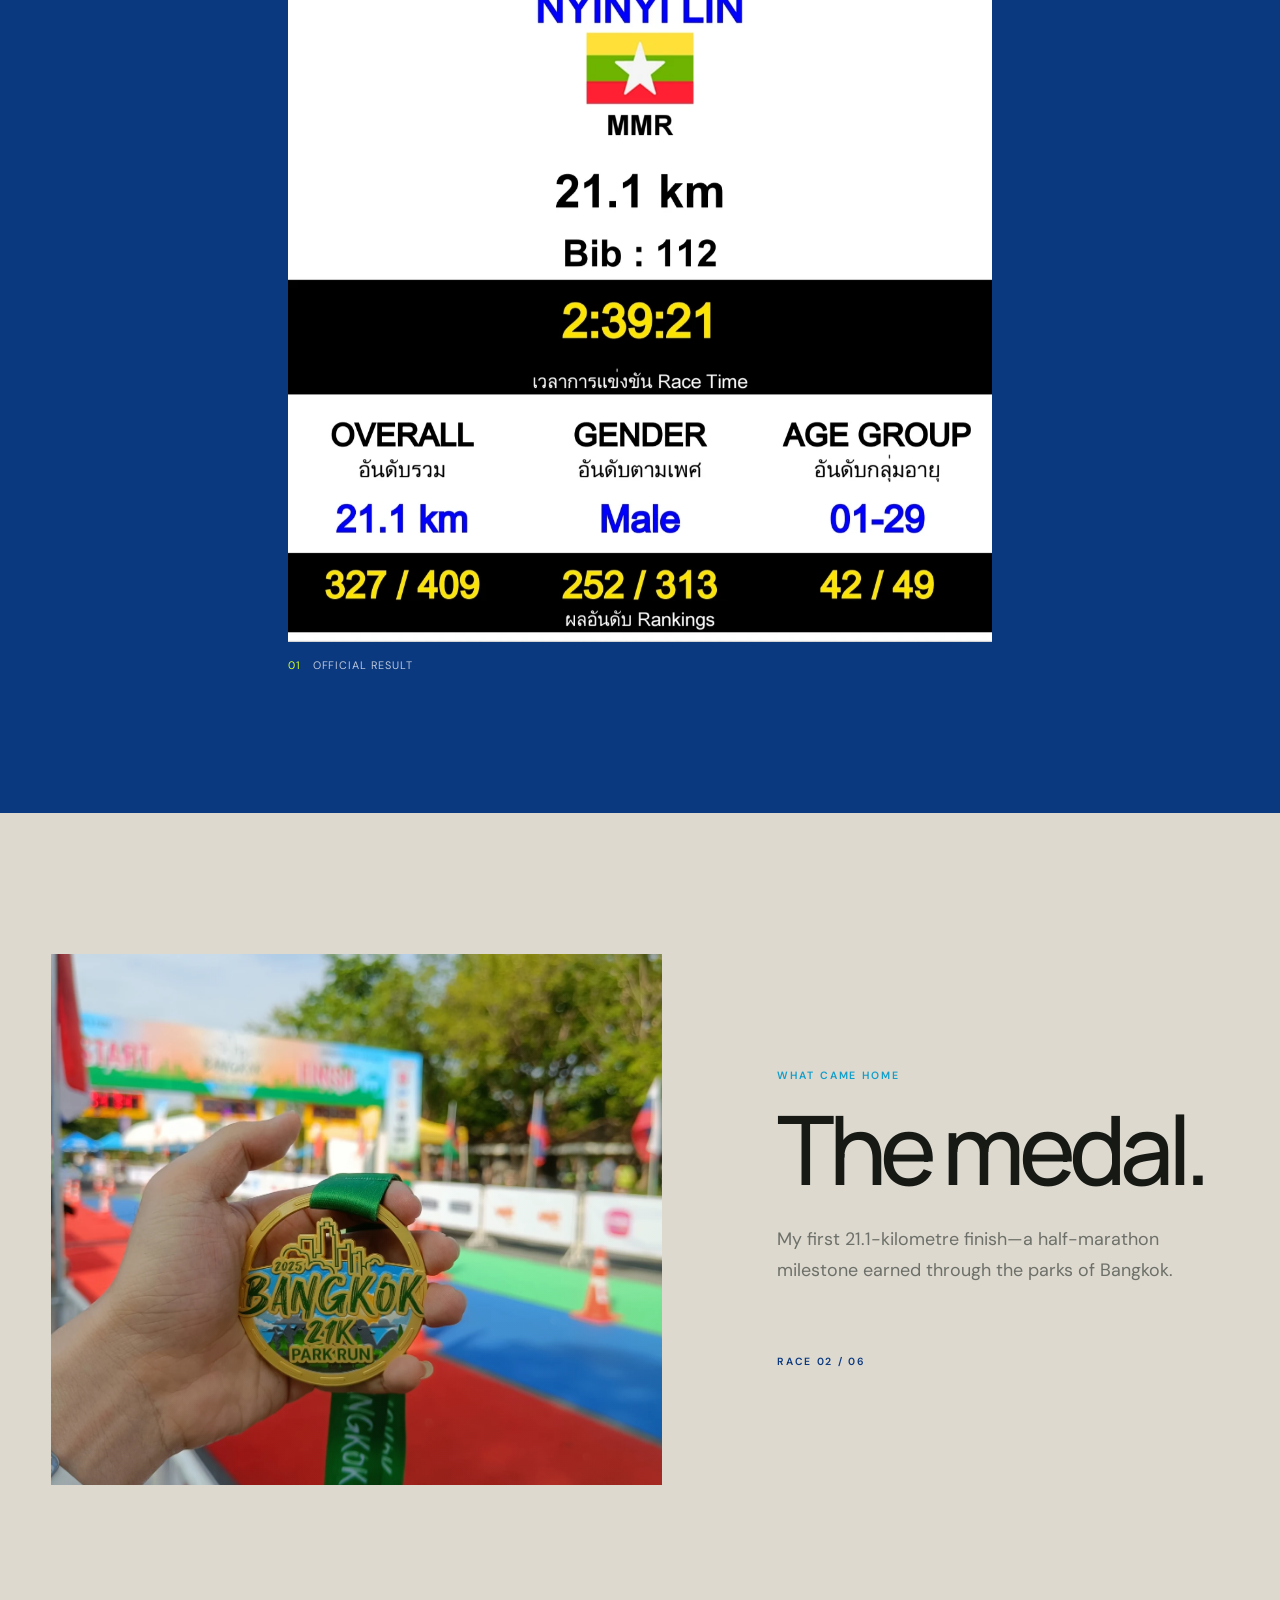
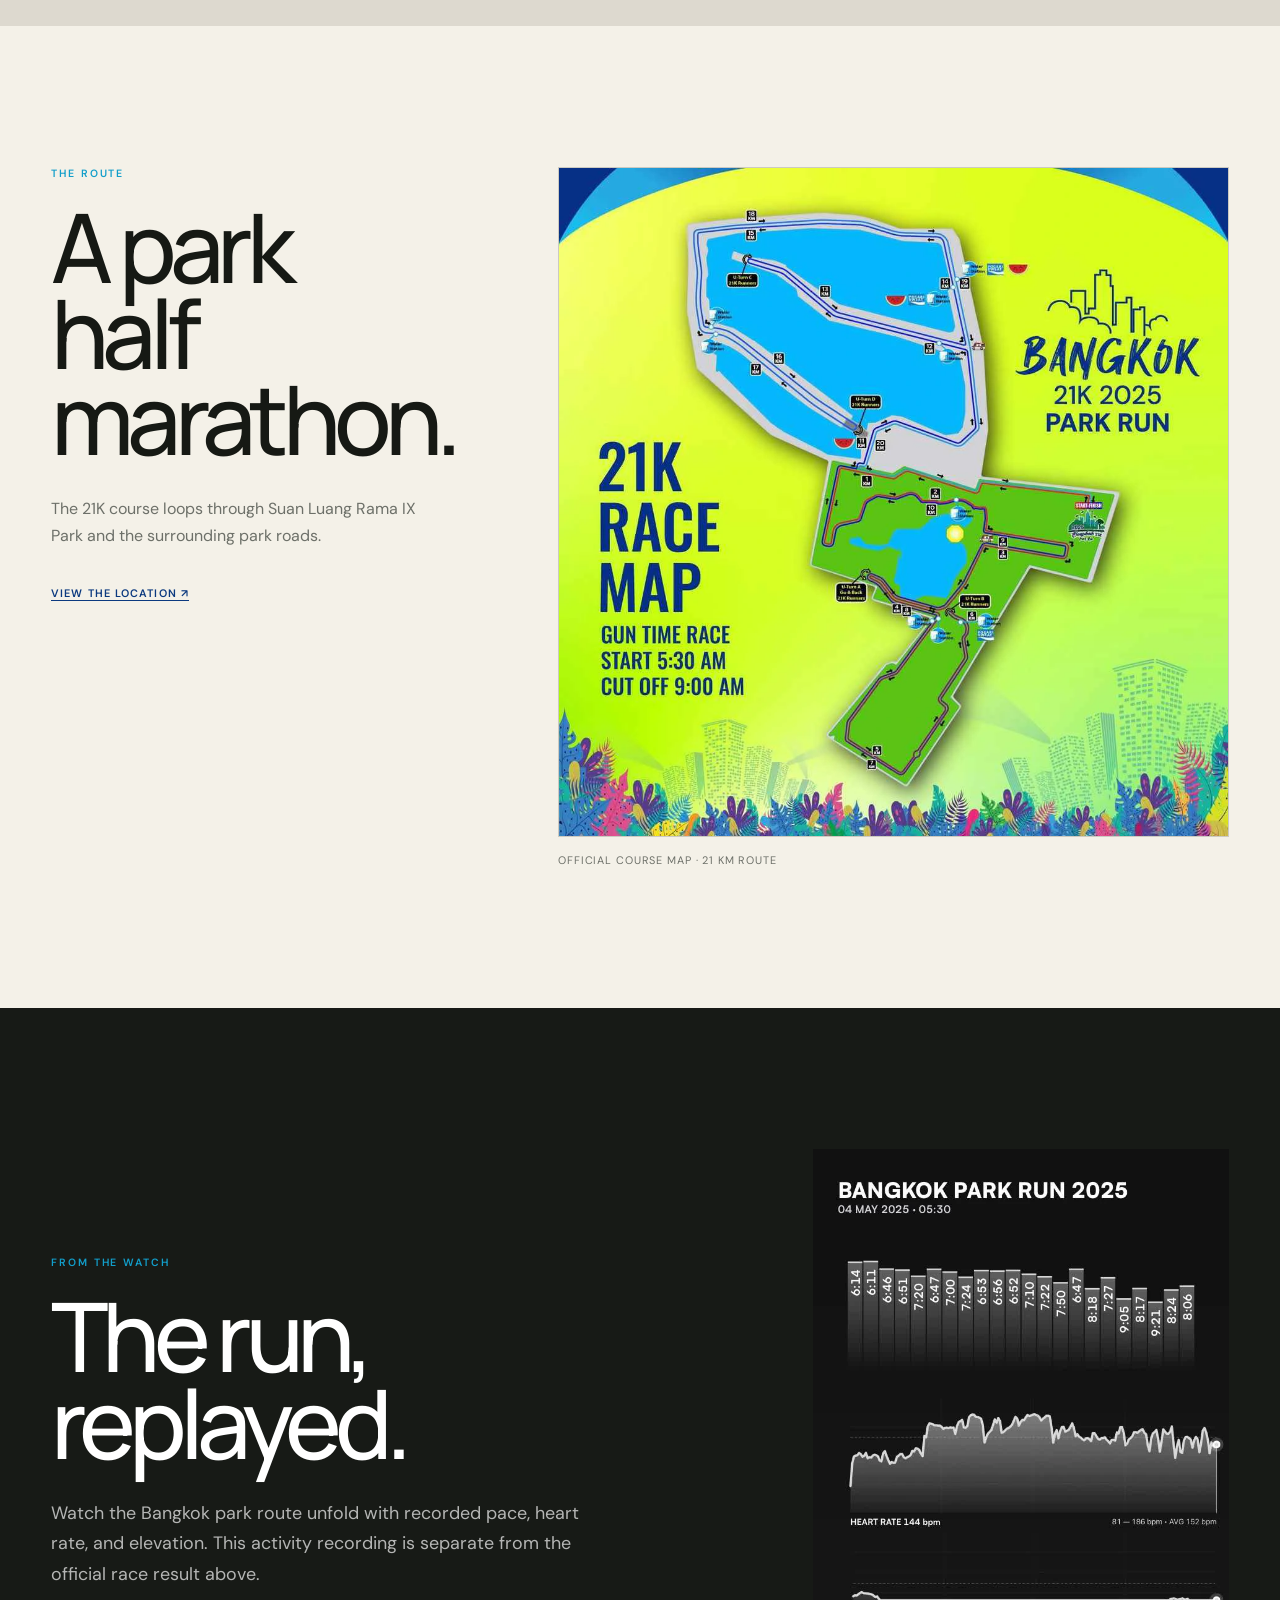
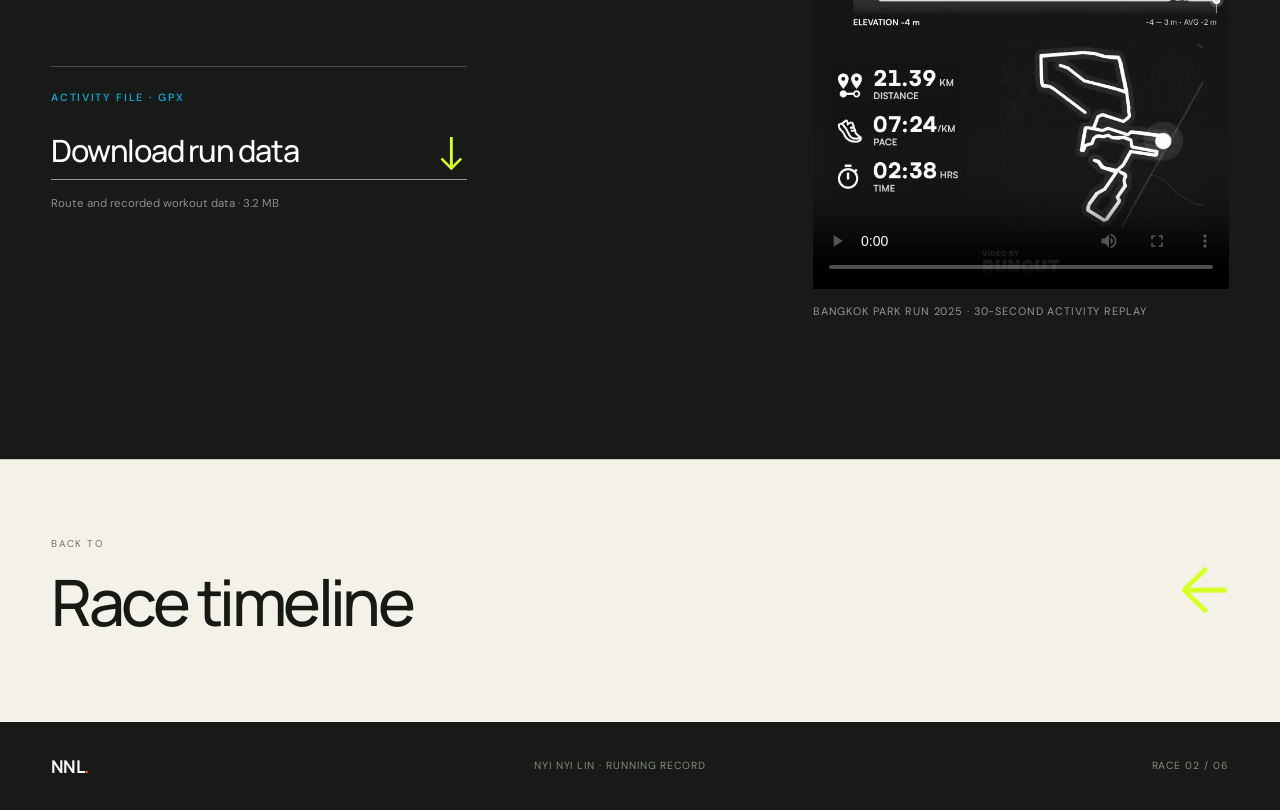
<file: races/bangkok-park-run/index.html>
<!doctype html>
<html lang="en">
<head>
  <meta charset="utf-8">
  <meta name="viewport" content="width=device-width, initial-scale=1">
  <meta name="description" content="Bangkok Park Run 2025 — Nyi Nyi Lin's official half-marathon result, medal, and course.">
  <meta name="theme-color" content="#0b397f">
  <title>Bangkok Park Run 2025 — Nyi Nyi Lin</title>
  <link rel="stylesheet" href="../../assets/css/styles.css">
  <link rel="stylesheet" href="../../assets/css/race-detail.css">
</head>
<body class="race-page race-page--park">
  <a class="skip-link" href="#race-record">Skip to race record</a>

  <header class="race-nav">
    <a class="wordmark" href="../../index.html" aria-label="Nyi Nyi Lin, home">NNL<span class="wordmark-dot">.</span></a>
    <a class="back-link" href="../../index.html#timeline"><span aria-hidden="true">←</span> All races</a>
  </header>

  <main>
    <section class="race-hero" aria-labelledby="race-title">
      <div class="race-hero-copy">
        <p class="race-eyebrow">Race 02 · Half-marathon finisher</p>
        <h1 id="race-title">Bangkok<br>Park Run<span>.</span></h1>
        <div class="race-meta">
          <p><span>Date</span><time datetime="2025-05-04">04 May 2025</time></p>
          <p><span>Location</span>Suan Luang Rama IX Park, Bangkok</p>
        </div>
      </div>
      <p class="hero-distance hero-distance--decimal" aria-label="21.1 kilometres"><strong>21.1</strong><span>KM</span></p>
      <p class="hero-mark" aria-hidden="true">02</p>
    </section>

    <section class="record-section detail-section" id="race-record" aria-labelledby="record-title">
      <div class="detail-heading">
        <p class="detail-kicker">Official record</p>
        <h2 id="record-title">The result.</h2>
      </div>
      <div class="result-grid" aria-label="Race result summary">
        <article class="result-stat result-stat--primary">
          <span>Race time</span>
          <strong>2:39:21</strong>
          <small>Official finish</small>
        </article>
        <article class="result-stat">
          <span>Average pace</span>
          <strong>7:33</strong>
          <small>min / km</small>
        </article>
        <article class="result-stat">
          <span>Bib</span>
          <strong>112</strong>
          <small>Male · 01–29</small>
        </article>
        <article class="result-stat">
          <span>Overall rank</span>
          <strong>327</strong>
          <small>of 409 finishers</small>
        </article>
      </div>
    </section>

    <section class="race-facts detail-section" aria-labelledby="facts-title">
      <div class="detail-heading">
        <p class="detail-kicker">Race day setup</p>
        <h2 id="facts-title">On the day.</h2>
      </div>
      <div class="facts-list">
        <article class="fact-card">
          <span>01 · Place</span>
          <h3>Suan Luang<br>Rama IX Park</h3>
          <a href="https://maps.app.goo.gl/3YzhfUBueGQ1Hhbq7" target="_blank" rel="noopener noreferrer">Open in Google Maps <span aria-hidden="true">↗</span></a>
        </article>
        <article class="fact-card">
          <span>02 · Shoe</span>
          <h3>Adidas<br>Supernova Solution</h3>
          <p>Daily trainer · half-marathon pair</p>
        </article>
        <article class="fact-card fact-card--compact">
          <span>03 · Rankings</span>
          <dl>
            <div><dt>Overall</dt><dd>327 / 409</dd></div>
            <div><dt>Gender</dt><dd>252 / 313</dd></div>
            <div><dt>Age group</dt><dd>42 / 49</dd></div>
          </dl>
        </article>
      </div>
    </section>

    <section class="proof-section detail-section" aria-labelledby="proof-title">
      <div class="detail-heading detail-heading--light">
        <p class="detail-kicker">Verified finish</p>
        <h2 id="proof-title">Official proof.</h2>
        <p>The official timing and rankings from Bangkok 21K Park Run 2025.</p>
      </div>
      <div class="proof-grid proof-grid--single">
        <figure>
          <img src="../../assets/images/events/bangkok-park-run/official-result.webp" alt="Official Bangkok Park Run result for Nyi Nyi Lin showing bib 112, race time 2 hours 39 minutes 21 seconds, and overall rank 327 of 409" loading="lazy" decoding="async">
          <figcaption><span>01</span> Official result</figcaption>
        </figure>
      </div>
    </section>

    <section class="medal-story detail-section" aria-labelledby="medal-story-title">
      <div class="medal-story-image">
        <img src="../../assets/images/events/bangkok-park-run/medal.webp" alt="Bangkok 21K Park Run 2025 finisher medal" loading="lazy" decoding="async">
      </div>
      <div class="medal-story-copy">
        <p class="detail-kicker">What came home</p>
        <h2 id="medal-story-title">The medal.</h2>
        <p>My first 21.1-kilometre finish—a half-marathon milestone earned through the parks of Bangkok.</p>
        <span>Race 02 / 06</span>
      </div>
    </section>

    <section class="course-section detail-section" aria-labelledby="course-title">
      <div class="course-copy">
        <p class="detail-kicker">The route</p>
        <h2 id="course-title">A park<br>half marathon.</h2>
        <p>The 21K course loops through Suan Luang Rama IX Park and the surrounding park roads.</p>
        <a href="https://maps.app.goo.gl/3YzhfUBueGQ1Hhbq7" target="_blank" rel="noopener noreferrer">View the location <span aria-hidden="true">↗</span></a>
      </div>
      <figure class="course-map">
        <img src="../../assets/images/events/bangkok-park-run/course-map.webp" alt="Bangkok Park Run 2025 21K official race map" loading="lazy" decoding="async">
        <figcaption>Official course map · 21 km route</figcaption>
      </figure>
    </section>

    <section class="run-replay detail-section" aria-labelledby="run-replay-title">
      <div class="run-replay-copy">
        <p class="detail-kicker">From the watch</p>
        <h2 id="run-replay-title">The run,<br>replayed.</h2>
        <p>Watch the Bangkok park route unfold with recorded pace, heart rate, and elevation. This activity recording is separate from the official race result above.</p>
        <div class="run-replay-download">
          <span>Activity file · GPX</span>
          <a href="../../assets/gpx/bangkok-park-run-2025.gpx" download="bangkok-park-run-2025.gpx">Download run data <span aria-hidden="true">↓</span></a>
          <small>Route and recorded workout data · 3.2 MB</small>
        </div>
      </div>
      <figure class="run-replay-media">
        <video controls playsinline preload="metadata" poster="../../assets/images/video-posters/bangkok-park-run-2025-replay.webp" aria-label="Bangkok Park Run 2025 activity replay showing route, pace, heart rate, and elevation">
          <source src="../../assets/videos/bangkok-park-run-2025-replay.mp4" type="video/mp4">
          Your browser does not support this video.
        </video>
        <figcaption>Bangkok Park Run 2025 · 30-second activity replay</figcaption>
      </figure>
    </section>

    <nav class="race-end-nav" aria-label="Race navigation">
      <a href="../../index.html#timeline"><span>Back to</span><strong>Race timeline</strong><b aria-hidden="true">←</b></a>
    </nav>
  </main>

  <footer class="detail-footer">
    <a class="wordmark" href="../../index.html">NNL<span class="wordmark-dot">.</span></a>
    <p>Nyi Nyi Lin · Running record</p>
    <p>Race 02 / 06</p>
  </footer>
</body>
</html>
</file>
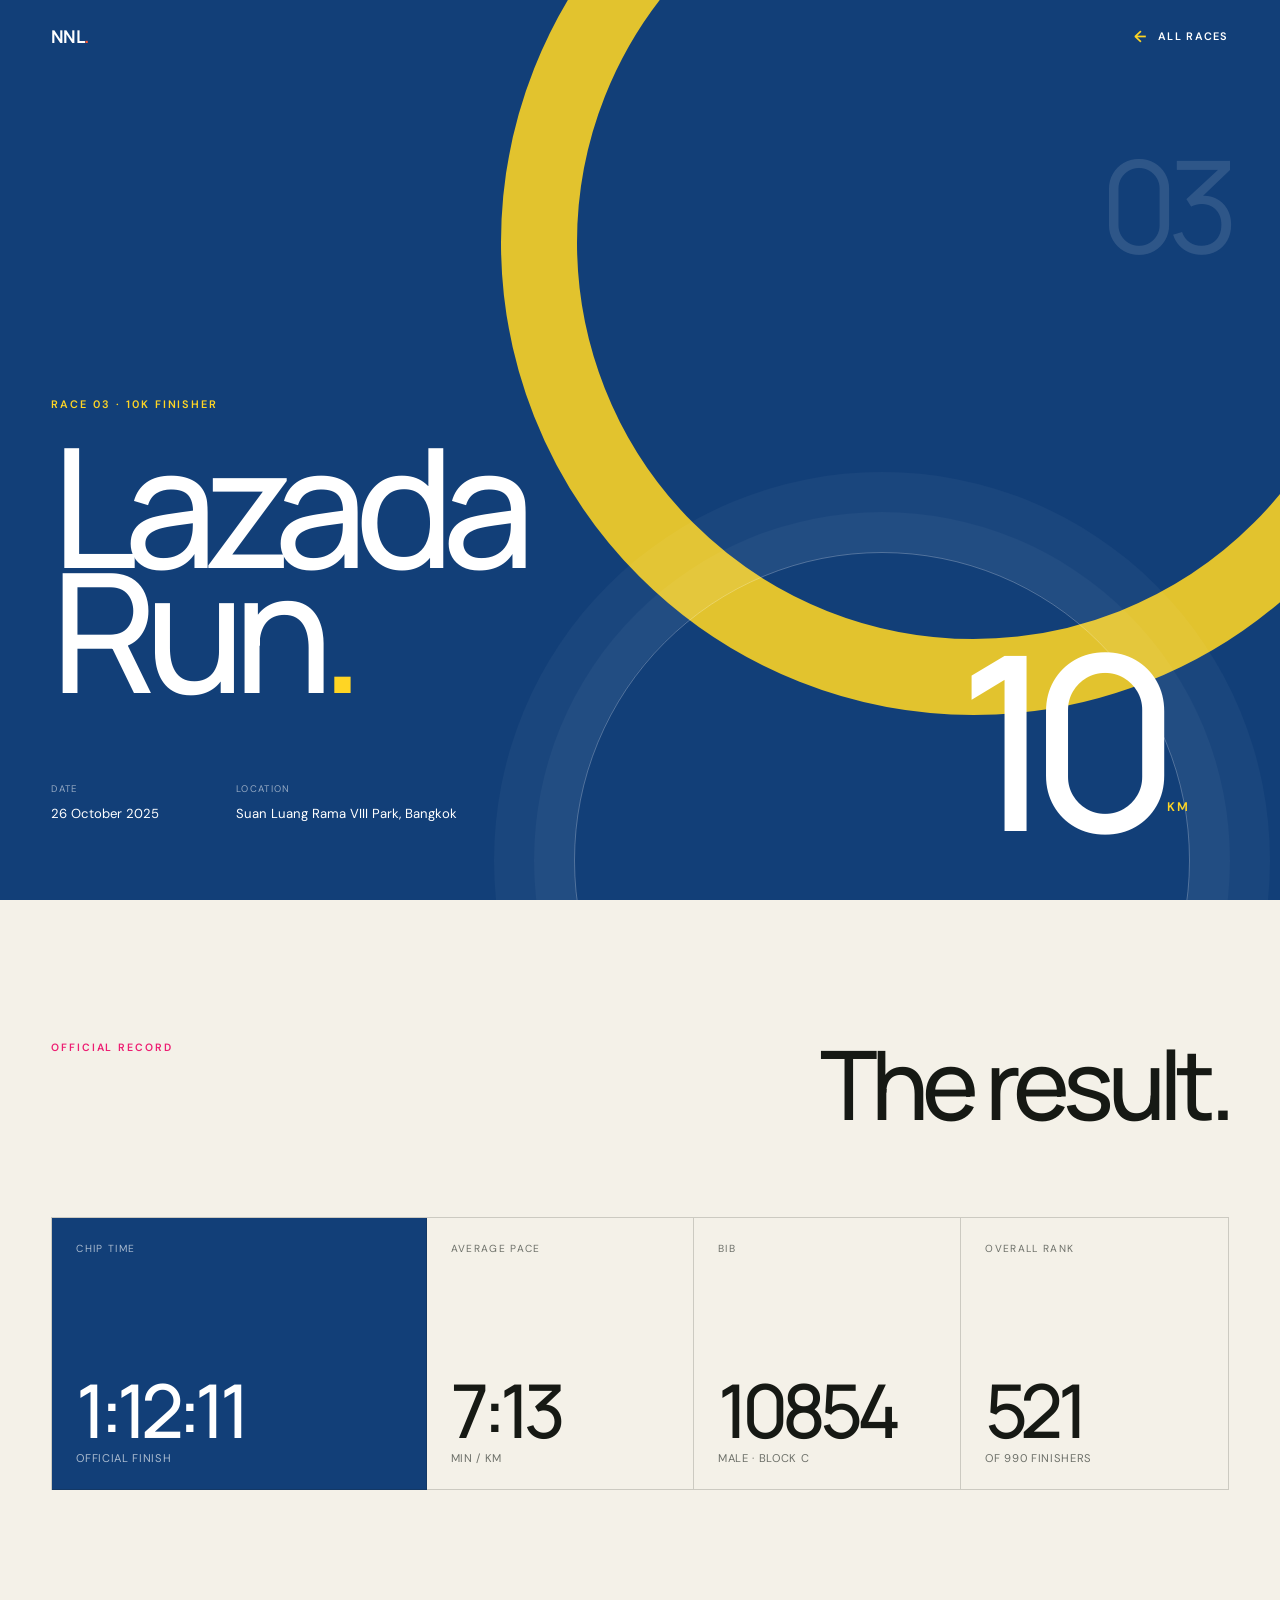
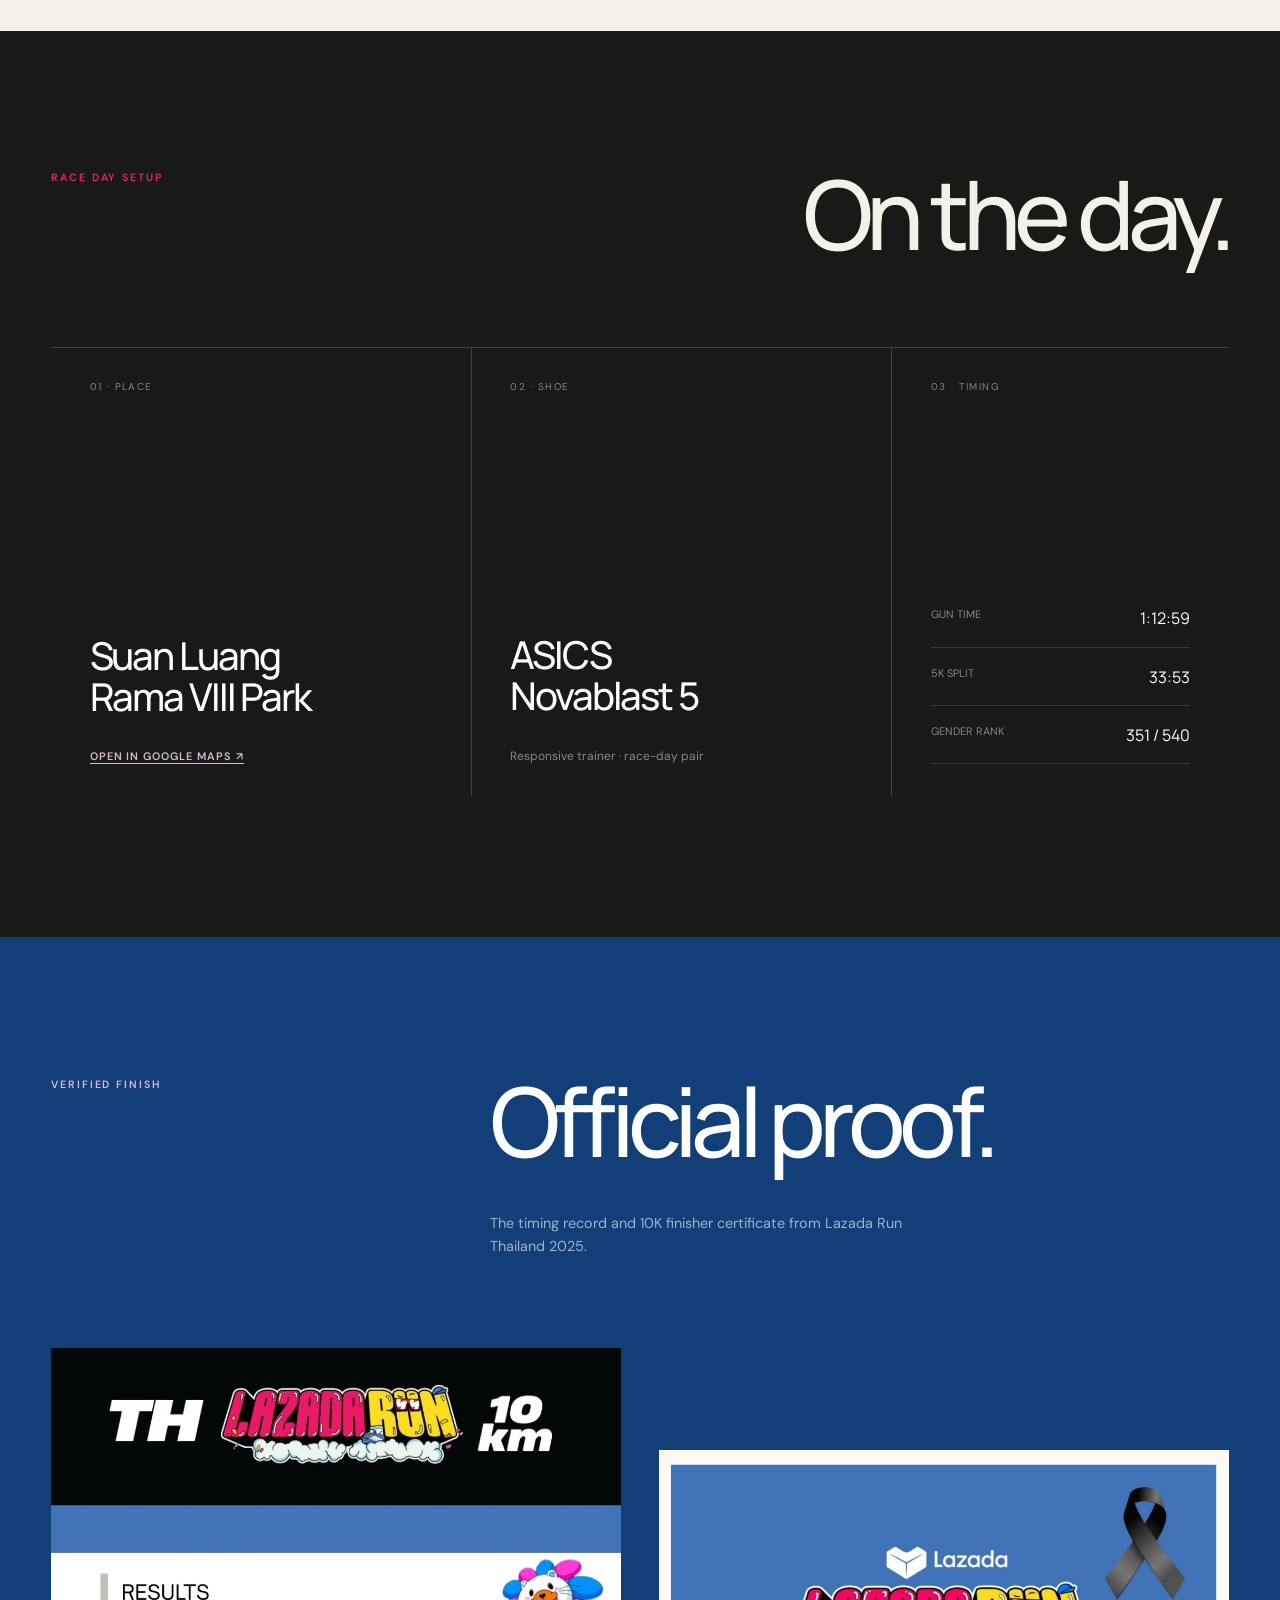
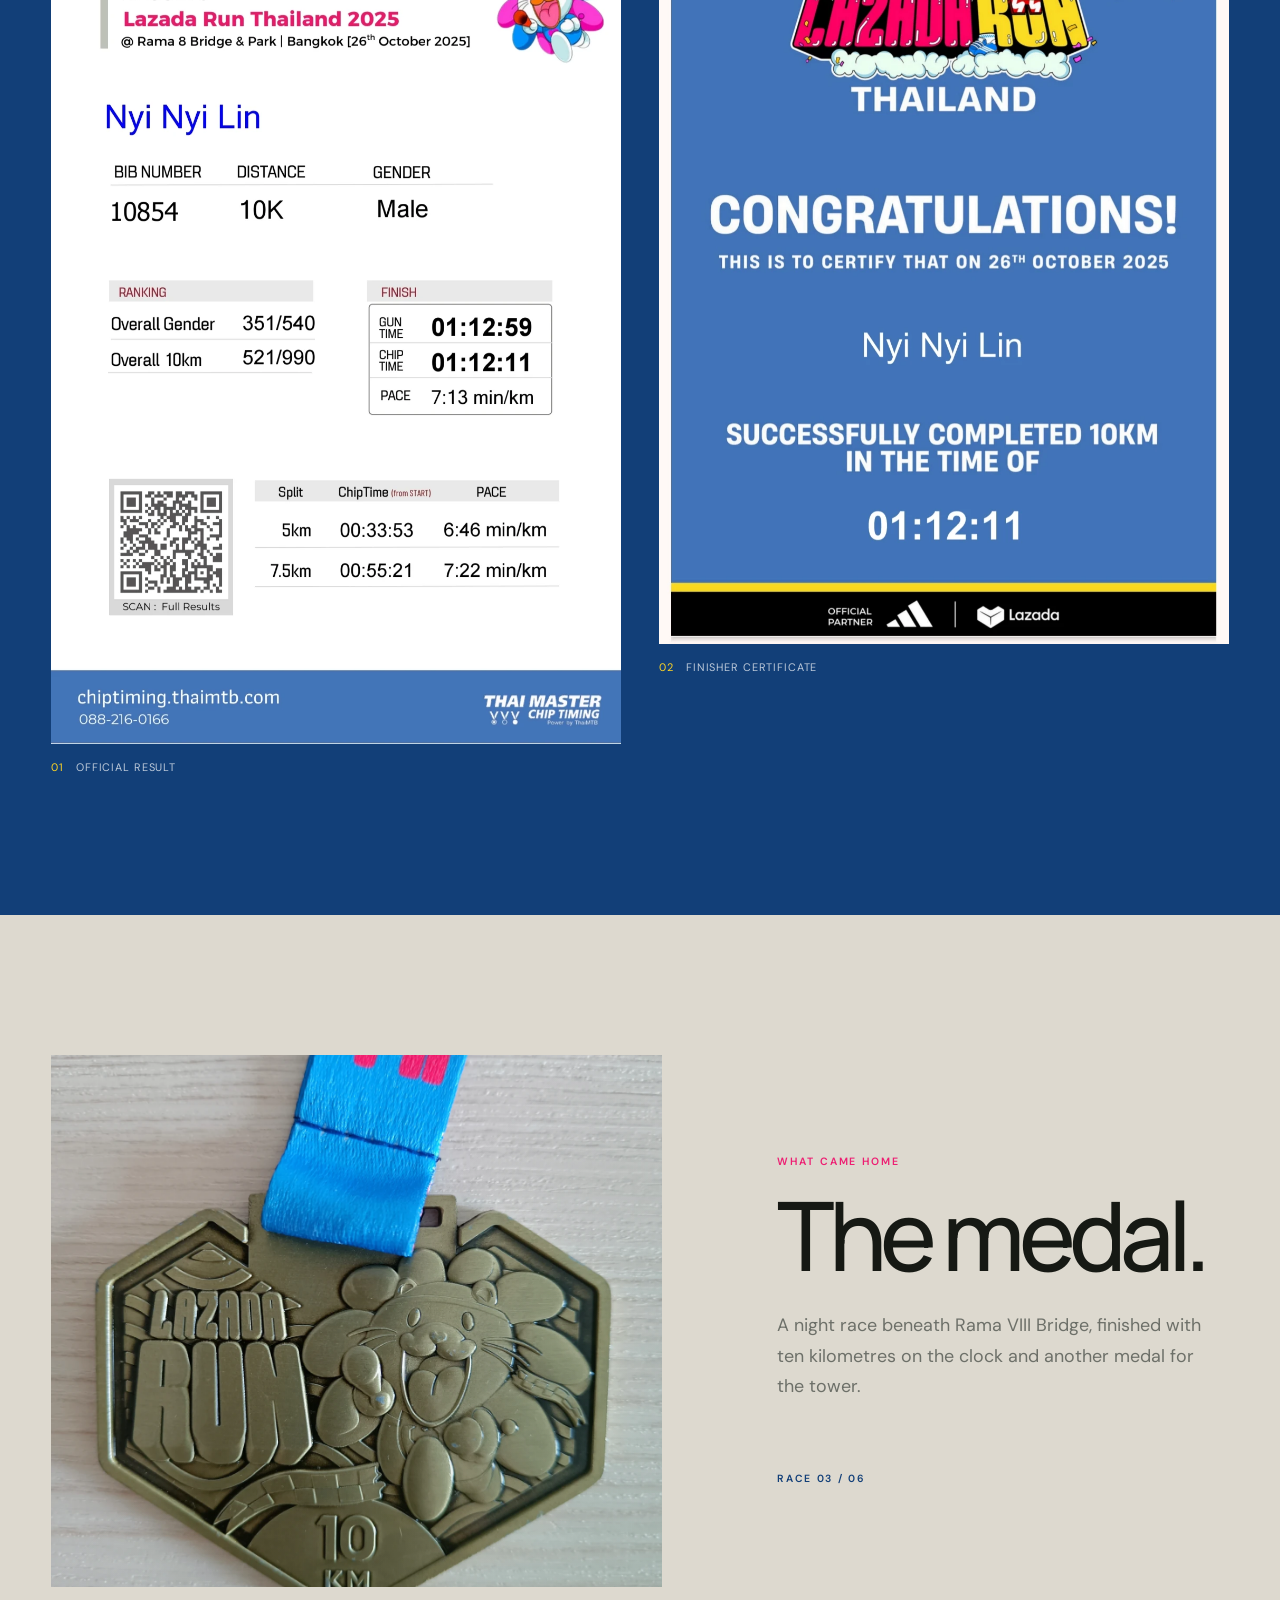
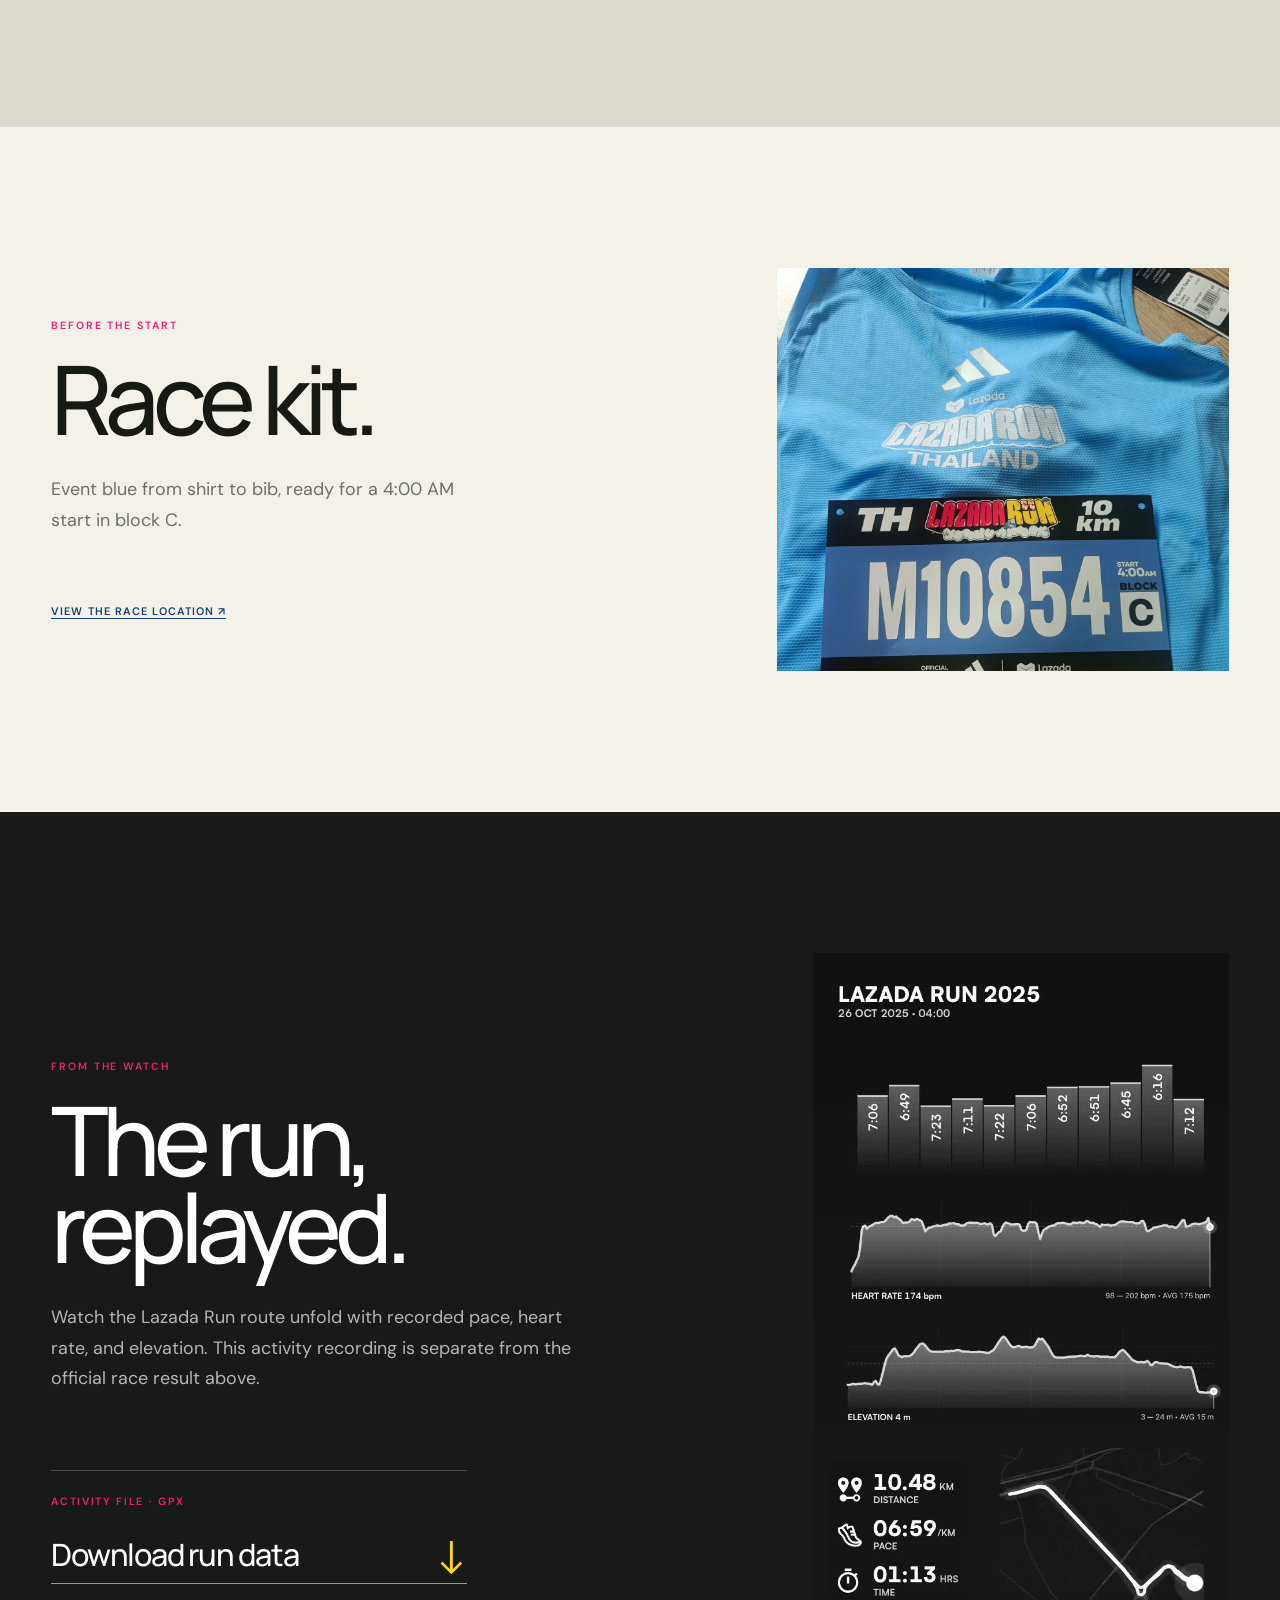
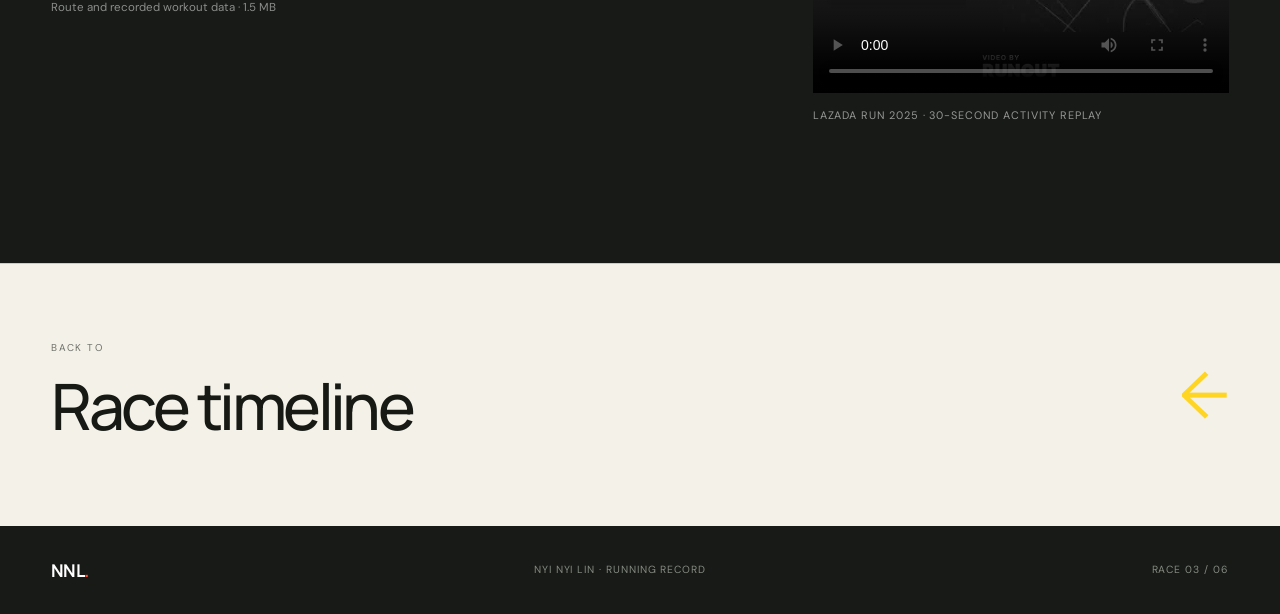
<file: races/lazada-run/index.html>
<!doctype html>
<html lang="en">
<head>
  <meta charset="utf-8">
  <meta name="viewport" content="width=device-width, initial-scale=1">
  <meta name="description" content="Lazada Run Thailand 2025 — Nyi Nyi Lin's official 10K result, certificate, medal, and race kit.">
  <meta name="theme-color" content="#123f78">
  <title>Lazada Run Thailand 2025 — Nyi Nyi Lin</title>
  <link rel="stylesheet" href="../../assets/css/styles.css">
  <link rel="stylesheet" href="../../assets/css/race-detail.css">
</head>
<body class="race-page race-page--lazada">
  <a class="skip-link" href="#race-record">Skip to race record</a>

  <header class="race-nav">
    <a class="wordmark" href="../../index.html" aria-label="Nyi Nyi Lin, home">NNL<span class="wordmark-dot">.</span></a>
    <a class="back-link" href="../../index.html#timeline"><span aria-hidden="true">←</span> All races</a>
  </header>

  <main>
    <section class="race-hero" aria-labelledby="race-title">
      <div class="race-hero-copy">
        <p class="race-eyebrow">Race 03 · 10K finisher</p>
        <h1 id="race-title">Lazada<br>Run<span>.</span></h1>
        <div class="race-meta">
          <p><span>Date</span><time datetime="2025-10-26">26 October 2025</time></p>
          <p><span>Location</span>Suan Luang Rama VIII Park, Bangkok</p>
        </div>
      </div>
      <p class="hero-distance" aria-label="10 kilometres"><strong>10</strong><span>KM</span></p>
      <p class="hero-mark" aria-hidden="true">03</p>
    </section>

    <section class="record-section detail-section" id="race-record" aria-labelledby="record-title">
      <div class="detail-heading">
        <p class="detail-kicker">Official record</p>
        <h2 id="record-title">The result.</h2>
      </div>
      <div class="result-grid" aria-label="Race result summary">
        <article class="result-stat result-stat--primary">
          <span>Chip time</span>
          <strong>1:12:11</strong>
          <small>Official finish</small>
        </article>
        <article class="result-stat">
          <span>Average pace</span>
          <strong>7:13</strong>
          <small>min / km</small>
        </article>
        <article class="result-stat">
          <span>Bib</span>
          <strong>10854</strong>
          <small>Male · Block C</small>
        </article>
        <article class="result-stat">
          <span>Overall rank</span>
          <strong>521</strong>
          <small>of 990 finishers</small>
        </article>
      </div>
    </section>

    <section class="race-facts detail-section" aria-labelledby="facts-title">
      <div class="detail-heading">
        <p class="detail-kicker">Race day setup</p>
        <h2 id="facts-title">On the day.</h2>
      </div>
      <div class="facts-list">
        <article class="fact-card">
          <span>01 · Place</span>
          <h3>Suan Luang<br>Rama VIII Park</h3>
          <a href="https://maps.app.goo.gl/pyrrC98wgz5ZNjo27" target="_blank" rel="noopener noreferrer">Open in Google Maps <span aria-hidden="true">↗</span></a>
        </article>
        <article class="fact-card">
          <span>02 · Shoe</span>
          <h3>ASICS<br>Novablast 5</h3>
          <p>Responsive trainer · race-day pair</p>
        </article>
        <article class="fact-card fact-card--compact">
          <span>03 · Timing</span>
          <dl>
            <div><dt>Gun time</dt><dd>1:12:59</dd></div>
            <div><dt>5K split</dt><dd>33:53</dd></div>
            <div><dt>Gender rank</dt><dd>351 / 540</dd></div>
          </dl>
        </article>
      </div>
    </section>

    <section class="proof-section detail-section" aria-labelledby="proof-title">
      <div class="detail-heading detail-heading--light">
        <p class="detail-kicker">Verified finish</p>
        <h2 id="proof-title">Official proof.</h2>
        <p>The timing record and 10K finisher certificate from Lazada Run Thailand 2025.</p>
      </div>
      <div class="proof-grid">
        <figure>
          <img src="../../assets/images/events/lazada-run/official-result.webp" alt="Official Lazada Run result for Nyi Nyi Lin showing bib 10854, chip time 1 hour 12 minutes 11 seconds, and pace 7 minutes 13 seconds per kilometre" loading="lazy" decoding="async">
          <figcaption><span>01</span> Official result</figcaption>
        </figure>
        <figure>
          <img src="../../assets/images/events/lazada-run/certificate.webp" alt="Lazada Run Thailand 2025 10K finisher certificate for Nyi Nyi Lin" loading="lazy" decoding="async">
          <figcaption><span>02</span> Finisher certificate</figcaption>
        </figure>
      </div>
    </section>

    <section class="medal-story detail-section" aria-labelledby="medal-story-title">
      <div class="medal-story-image">
        <img src="../../assets/images/events/lazada-run/medal.webp" alt="Lazada Run Thailand 2025 10K finisher medal" loading="lazy" decoding="async">
      </div>
      <div class="medal-story-copy">
        <p class="detail-kicker">What came home</p>
        <h2 id="medal-story-title">The medal.</h2>
        <p>A night race beneath Rama VIII Bridge, finished with ten kilometres on the clock and another medal for the tower.</p>
        <span>Race 03 / 06</span>
      </div>
    </section>

    <section class="medal-story kit-story detail-section" aria-labelledby="kit-title">
      <div class="medal-story-copy">
        <p class="detail-kicker">Before the start</p>
        <h2 id="kit-title">Race kit.</h2>
        <p>Event blue from shirt to bib, ready for a 4:00 AM start in block C.</p>
        <a href="https://maps.app.goo.gl/pyrrC98wgz5ZNjo27" target="_blank" rel="noopener noreferrer">View the race location <span aria-hidden="true">↗</span></a>
      </div>
      <div class="medal-story-image kit-story-image">
        <img src="../../assets/images/events/lazada-run/race-bib.webp" alt="Lazada Run event shirt and race bib M10854, with private emergency contact information removed" loading="lazy" decoding="async">
      </div>
    </section>

    <section class="run-replay detail-section" aria-labelledby="run-replay-title">
      <div class="run-replay-copy">
        <p class="detail-kicker">From the watch</p>
        <h2 id="run-replay-title">The run,<br>replayed.</h2>
        <p>Watch the Lazada Run route unfold with recorded pace, heart rate, and elevation. This activity recording is separate from the official race result above.</p>
        <div class="run-replay-download">
          <span>Activity file · GPX</span>
          <a href="../../assets/gpx/lazada-run-2025.gpx" download="lazada-run-2025.gpx">Download run data <span aria-hidden="true">↓</span></a>
          <small>Route and recorded workout data · 1.5 MB</small>
        </div>
      </div>
      <figure class="run-replay-media">
        <video controls playsinline preload="metadata" poster="../../assets/images/video-posters/lazada-run-2025-replay.webp" aria-label="Lazada Run 2025 activity replay showing route, pace, heart rate, and elevation">
          <source src="../../assets/videos/lazada-run-2025-replay.mp4" type="video/mp4">
          Your browser does not support this video.
        </video>
        <figcaption>Lazada Run 2025 · 30-second activity replay</figcaption>
      </figure>
    </section>

    <nav class="race-end-nav" aria-label="Race navigation">
      <a href="../../index.html#timeline"><span>Back to</span><strong>Race timeline</strong><b aria-hidden="true">←</b></a>
    </nav>
  </main>

  <footer class="detail-footer">
    <a class="wordmark" href="../../index.html">NNL<span class="wordmark-dot">.</span></a>
    <p>Nyi Nyi Lin · Running record</p>
    <p>Race 03 / 06</p>
  </footer>
</body>
</html>
</file>
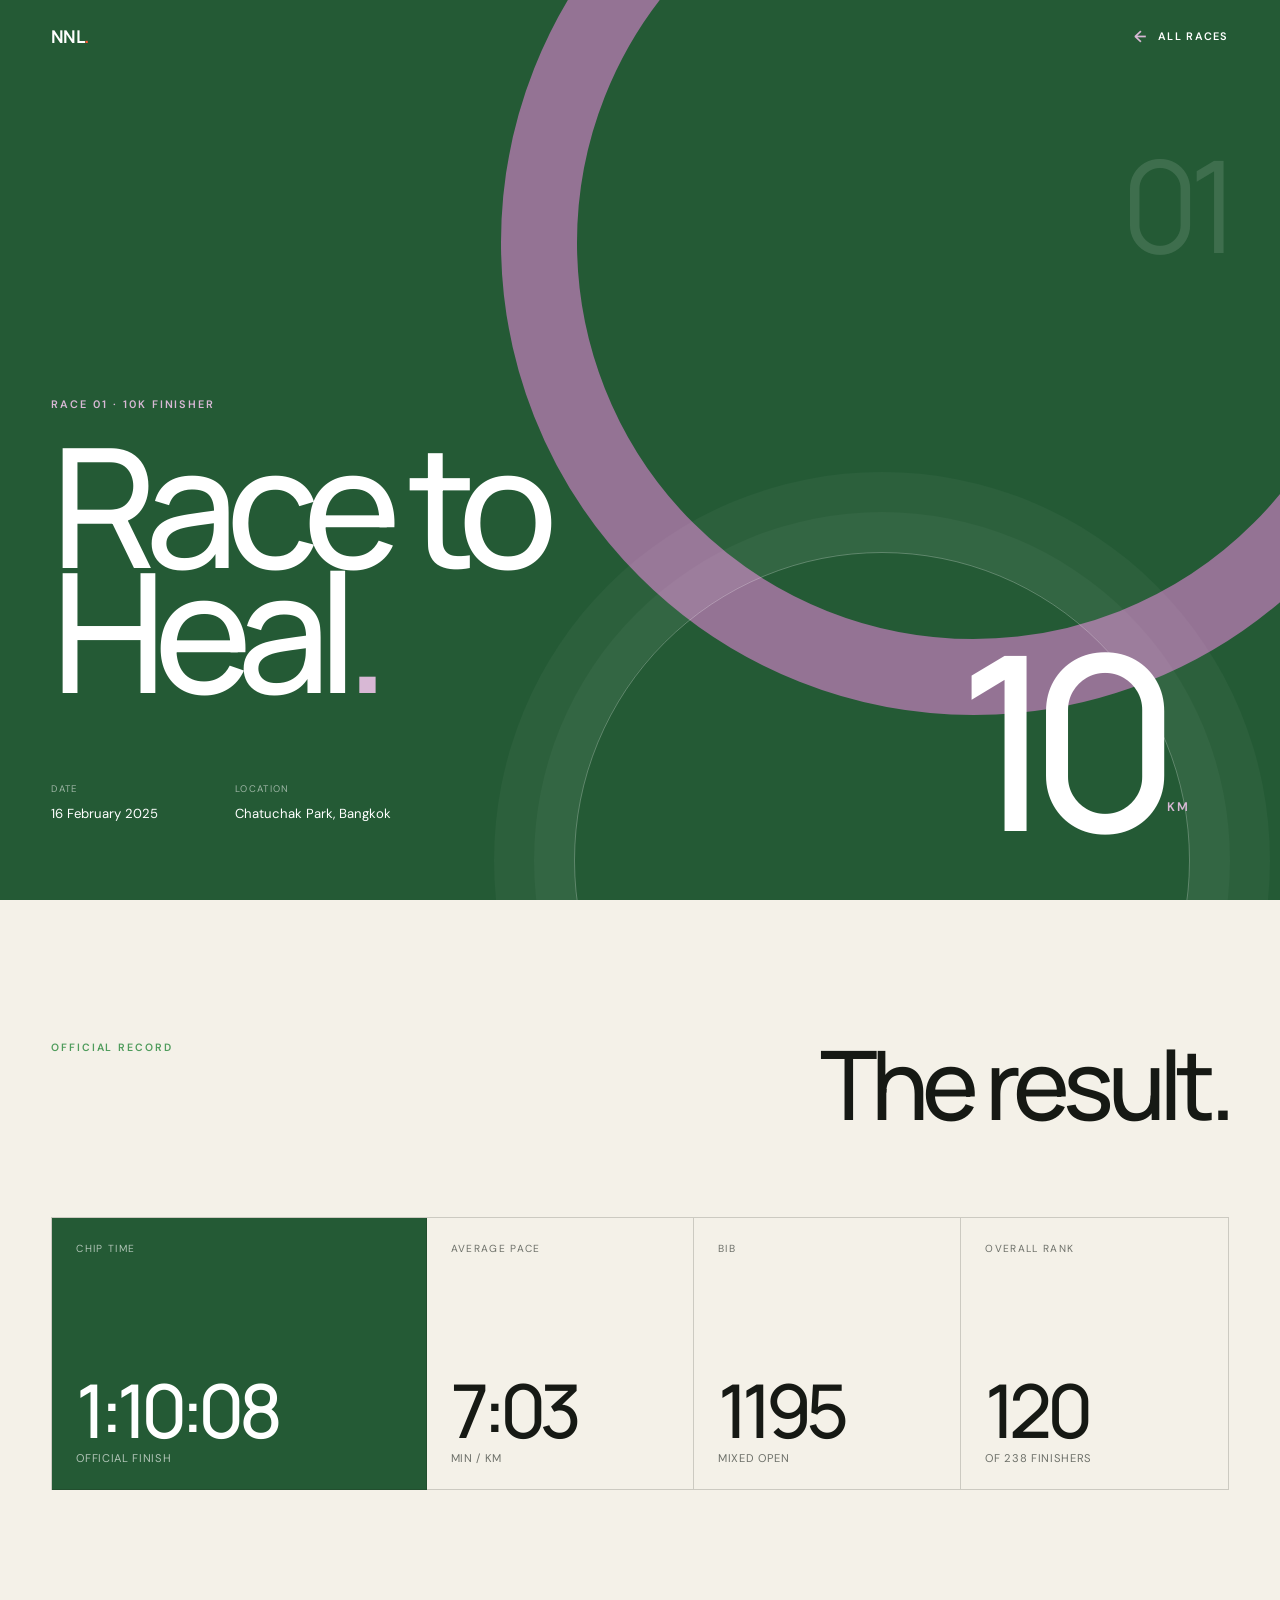
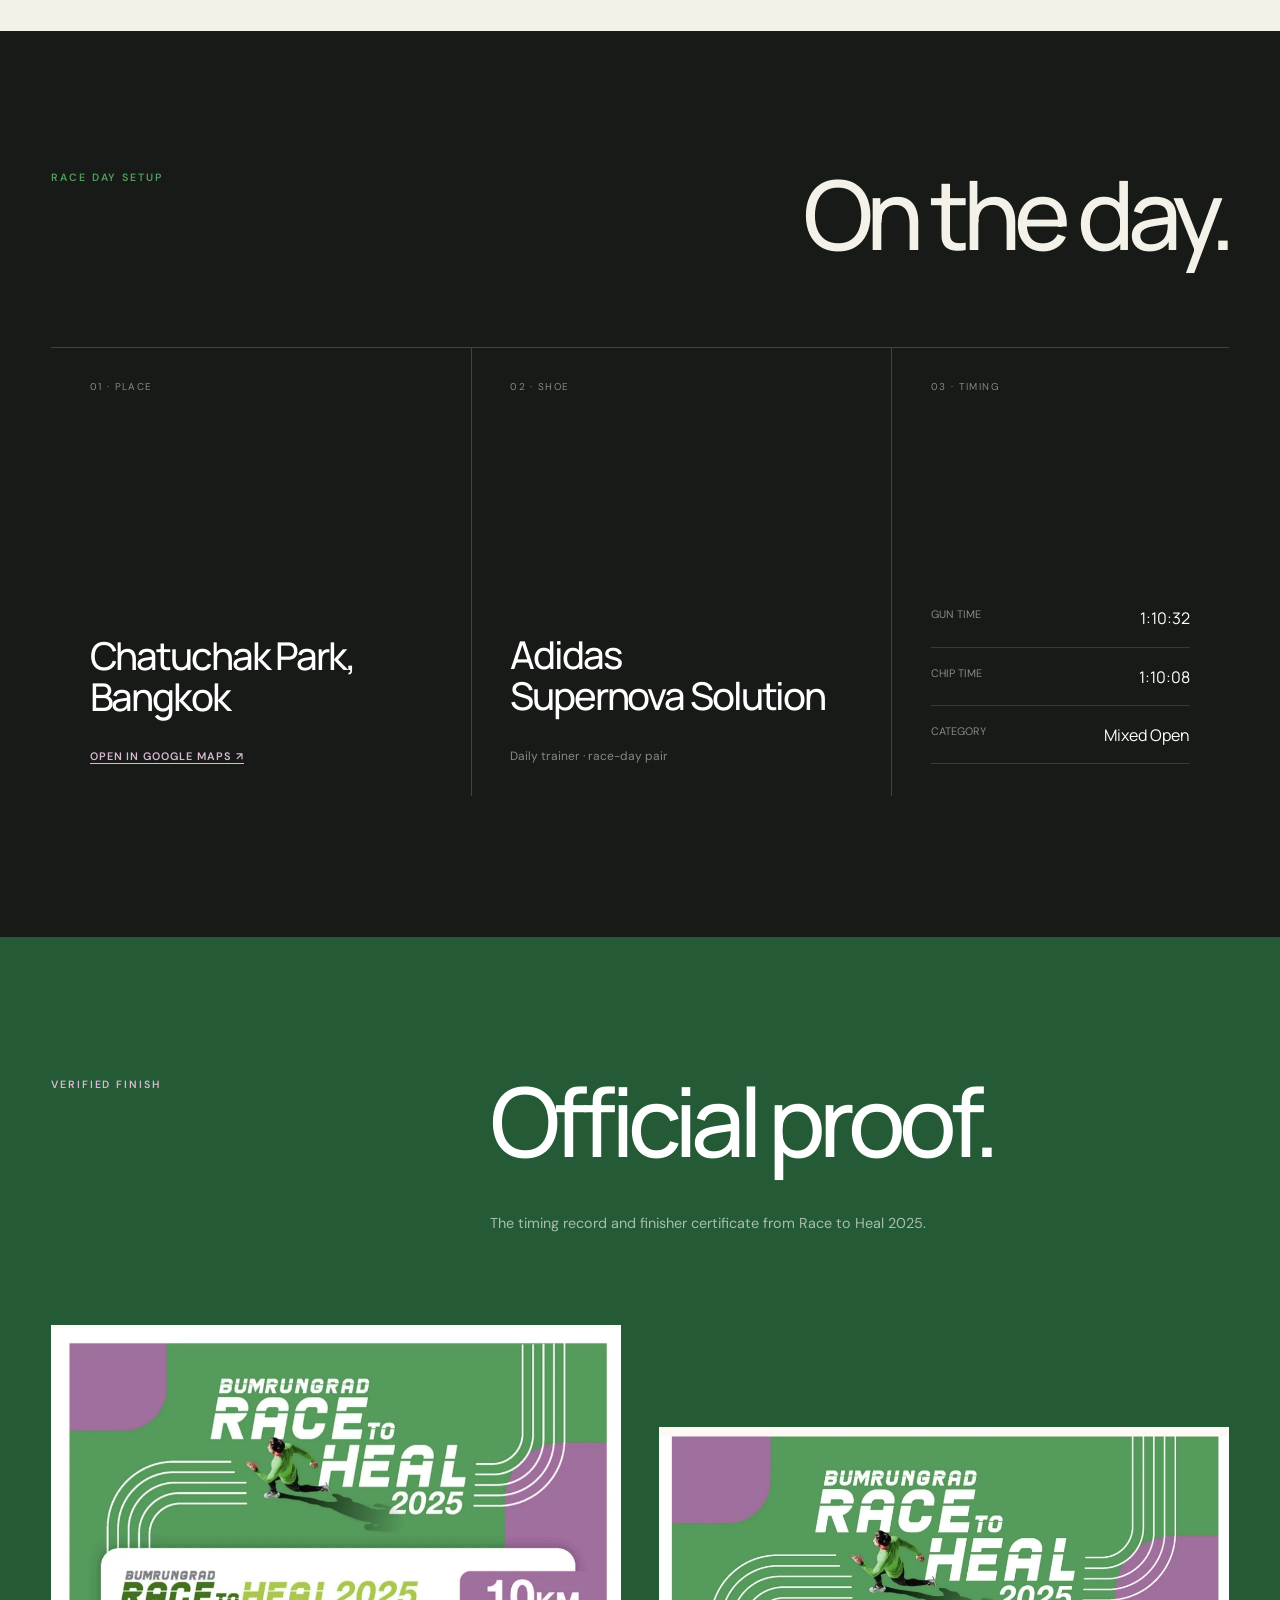
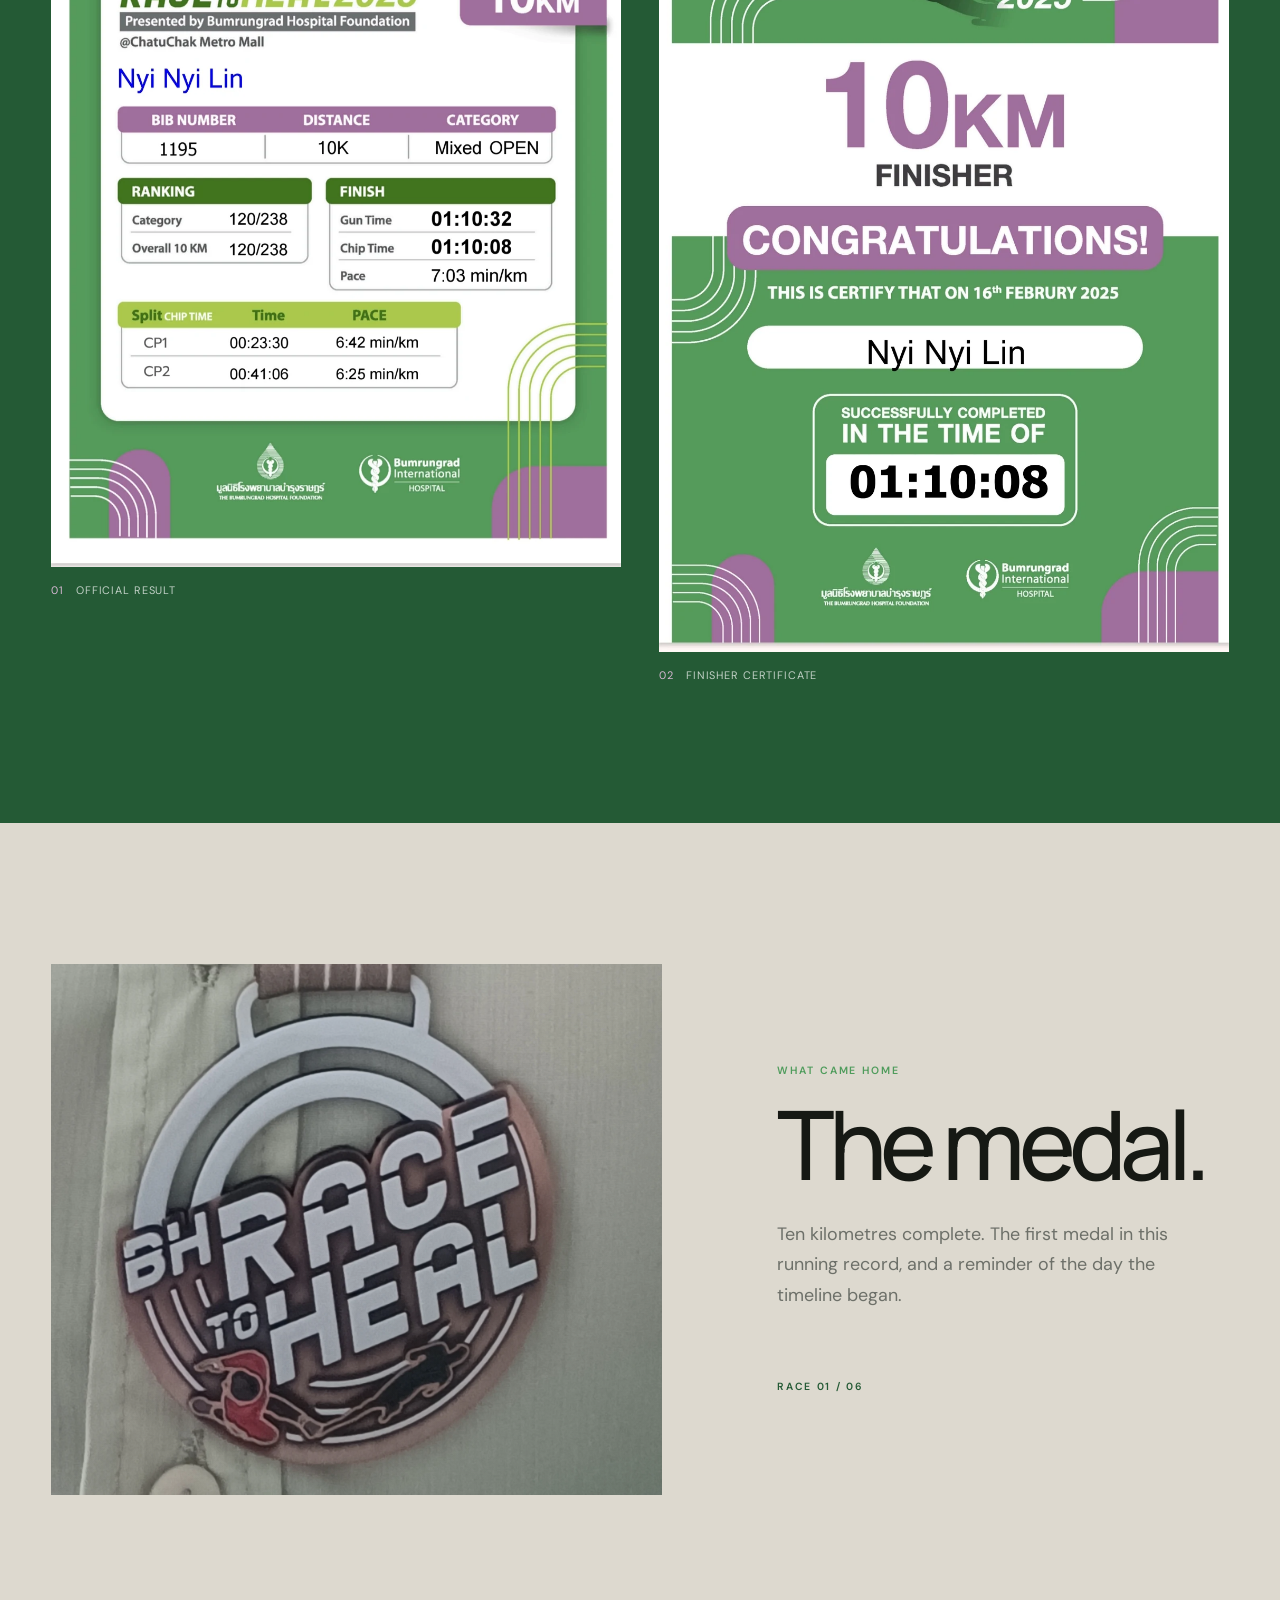
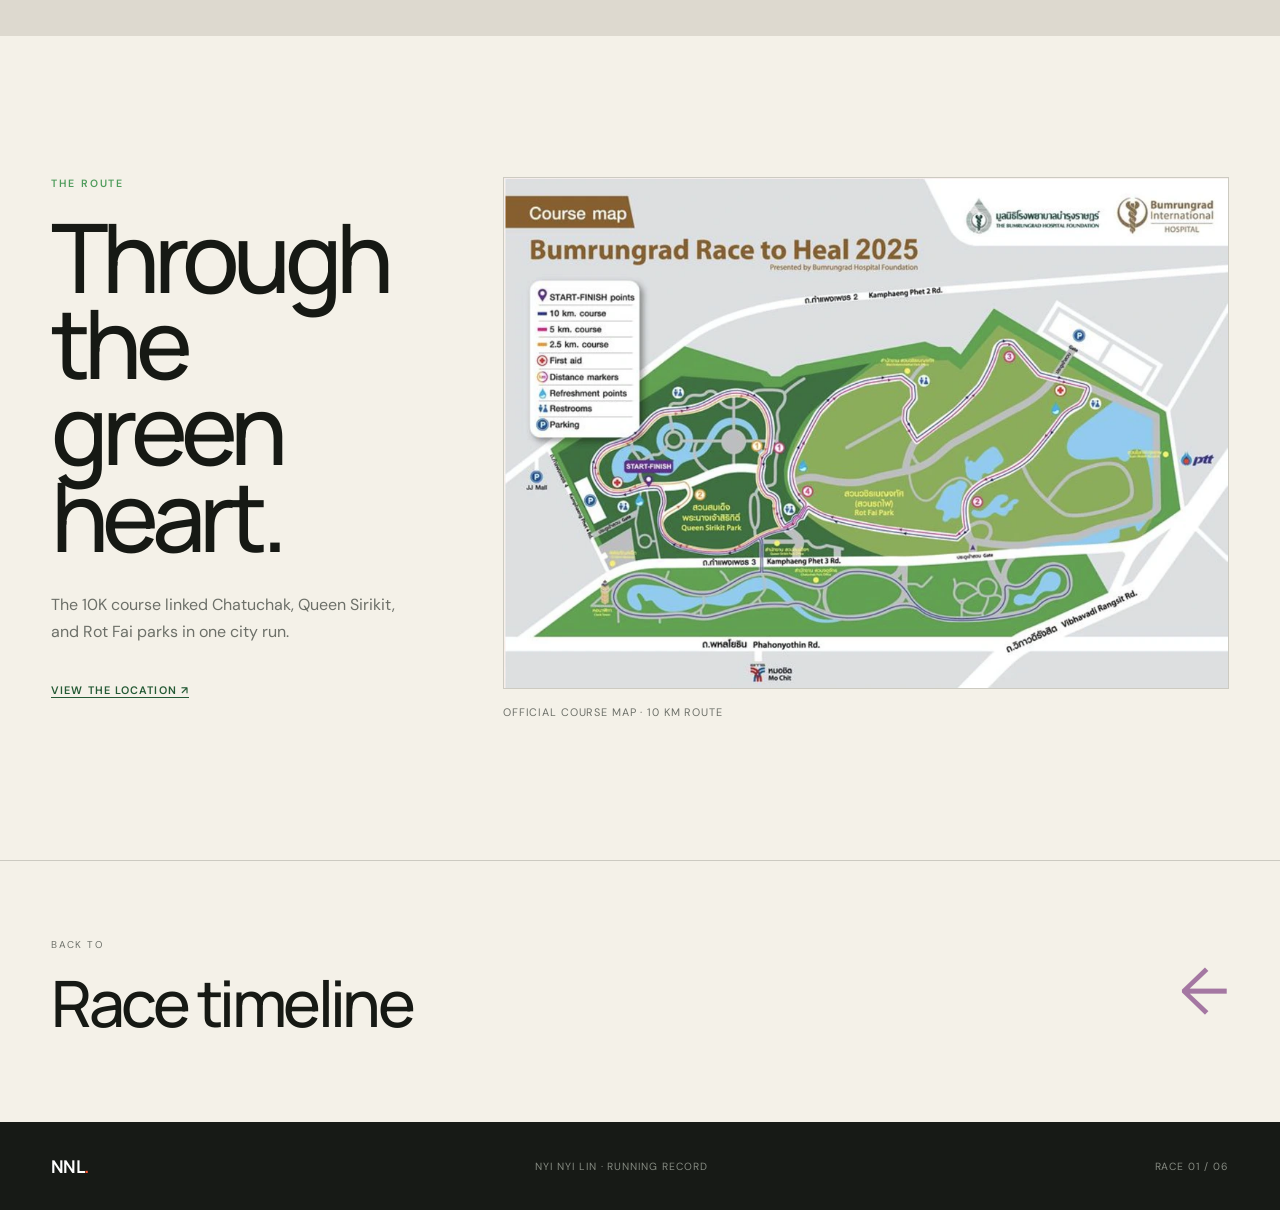
<file: races/race-to-heal/index.html>
<!doctype html>
<html lang="en">
<head>
  <meta charset="utf-8">
  <meta name="viewport" content="width=device-width, initial-scale=1">
  <meta name="description" content="Race to Heal 2025 — Nyi Nyi Lin's official 10K result, certificate, medal, and course.">
  <meta name="theme-color" content="#245a35">
  <title>Race to Heal 2025 — Nyi Nyi Lin</title>
  <link rel="stylesheet" href="../../assets/css/styles.css">
  <link rel="stylesheet" href="../../assets/css/race-detail.css">
</head>
<body class="race-page">
  <a class="skip-link" href="#race-record">Skip to race record</a>

  <header class="race-nav">
    <a class="wordmark" href="../../index.html" aria-label="Nyi Nyi Lin, home">NNL<span class="wordmark-dot">.</span></a>
    <a class="back-link" href="../../index.html#timeline"><span aria-hidden="true">←</span> All races</a>
  </header>

  <main>
    <section class="race-hero" aria-labelledby="race-title">
      <div class="race-hero-copy">
        <p class="race-eyebrow">Race 01 · 10K finisher</p>
        <h1 id="race-title">Race to<br>Heal<span>.</span></h1>
        <div class="race-meta">
          <p><span>Date</span><time datetime="2025-02-16">16 February 2025</time></p>
          <p><span>Location</span>Chatuchak Park, Bangkok</p>
        </div>
      </div>
      <p class="hero-distance" aria-label="10 kilometres"><strong>10</strong><span>KM</span></p>
      <p class="hero-mark" aria-hidden="true">01</p>
    </section>

    <section class="record-section detail-section" id="race-record" aria-labelledby="record-title">
      <div class="detail-heading">
        <p class="detail-kicker">Official record</p>
        <h2 id="record-title">The result.</h2>
      </div>
      <div class="result-grid" aria-label="Race result summary">
        <article class="result-stat result-stat--primary">
          <span>Chip time</span>
          <strong>1:10:08</strong>
          <small>Official finish</small>
        </article>
        <article class="result-stat">
          <span>Average pace</span>
          <strong>7:03</strong>
          <small>min / km</small>
        </article>
        <article class="result-stat">
          <span>Bib</span>
          <strong>1195</strong>
          <small>Mixed Open</small>
        </article>
        <article class="result-stat">
          <span>Overall rank</span>
          <strong>120</strong>
          <small>of 238 finishers</small>
        </article>
      </div>
    </section>

    <section class="race-facts detail-section" aria-labelledby="facts-title">
      <div class="detail-heading">
        <p class="detail-kicker">Race day setup</p>
        <h2 id="facts-title">On the day.</h2>
      </div>
      <div class="facts-list">
        <article class="fact-card">
          <span>01 · Place</span>
          <h3>Chatuchak Park,<br>Bangkok</h3>
          <a href="https://maps.app.goo.gl/EiQ9ecU1DmaZvfy46" target="_blank" rel="noopener noreferrer">Open in Google Maps <span aria-hidden="true">↗</span></a>
        </article>
        <article class="fact-card">
          <span>02 · Shoe</span>
          <h3>Adidas<br>Supernova Solution</h3>
          <p>Daily trainer · race-day pair</p>
        </article>
        <article class="fact-card fact-card--compact">
          <span>03 · Timing</span>
          <dl>
            <div><dt>Gun time</dt><dd>1:10:32</dd></div>
            <div><dt>Chip time</dt><dd>1:10:08</dd></div>
            <div><dt>Category</dt><dd>Mixed Open</dd></div>
          </dl>
        </article>
      </div>
    </section>

    <section class="proof-section detail-section" aria-labelledby="proof-title">
      <div class="detail-heading detail-heading--light">
        <p class="detail-kicker">Verified finish</p>
        <h2 id="proof-title">Official proof.</h2>
        <p>The timing record and finisher certificate from Race to Heal 2025.</p>
      </div>
      <div class="proof-grid">
        <figure>
          <img src="../../assets/images/events/race-to-heal/official-result.webp" alt="Official Race to Heal result showing bib 1195, chip time 1 hour 10 minutes 8 seconds, and pace 7 minutes 3 seconds per kilometre" loading="lazy" decoding="async">
          <figcaption><span>01</span> Official result</figcaption>
        </figure>
        <figure>
          <img src="../../assets/images/events/race-to-heal/certificate.webp" alt="Race to Heal 2025 10K finisher certificate for Nyi Nyi Lin" loading="lazy" decoding="async">
          <figcaption><span>02</span> Finisher certificate</figcaption>
        </figure>
      </div>
    </section>

    <section class="medal-story detail-section" aria-labelledby="medal-story-title">
      <div class="medal-story-image">
        <img src="../../assets/images/events/race-to-heal/medal.webp" alt="Race to Heal finisher medal" loading="lazy" decoding="async">
      </div>
      <div class="medal-story-copy">
        <p class="detail-kicker">What came home</p>
        <h2 id="medal-story-title">The medal.</h2>
        <p>Ten kilometres complete. The first medal in this running record, and a reminder of the day the timeline began.</p>
        <span>Race 01 / 06</span>
      </div>
    </section>

    <section class="course-section detail-section" aria-labelledby="course-title">
      <div class="course-copy">
        <p class="detail-kicker">The route</p>
        <h2 id="course-title">Through the<br>green heart.</h2>
        <p>The 10K course linked Chatuchak, Queen Sirikit, and Rot Fai parks in one city run.</p>
        <a href="https://maps.app.goo.gl/EiQ9ecU1DmaZvfy46" target="_blank" rel="noopener noreferrer">View the location <span aria-hidden="true">↗</span></a>
      </div>
      <figure class="course-map">
        <img src="../../assets/images/events/race-to-heal/course-map.webp" alt="Race to Heal 2025 course map through Chatuchak, Queen Sirikit, and Rot Fai parks" loading="lazy" decoding="async">
        <figcaption>Official course map · 10 km route</figcaption>
      </figure>
    </section>

    <nav class="race-end-nav" aria-label="Race navigation">
      <a href="../../index.html#timeline"><span>Back to</span><strong>Race timeline</strong><b aria-hidden="true">←</b></a>
    </nav>
  </main>

  <footer class="detail-footer">
    <a class="wordmark" href="../../index.html">NNL<span class="wordmark-dot">.</span></a>
    <p>Nyi Nyi Lin · Running record</p>
    <p>Race 01 / 06</p>
  </footer>
</body>
</html>
</file>
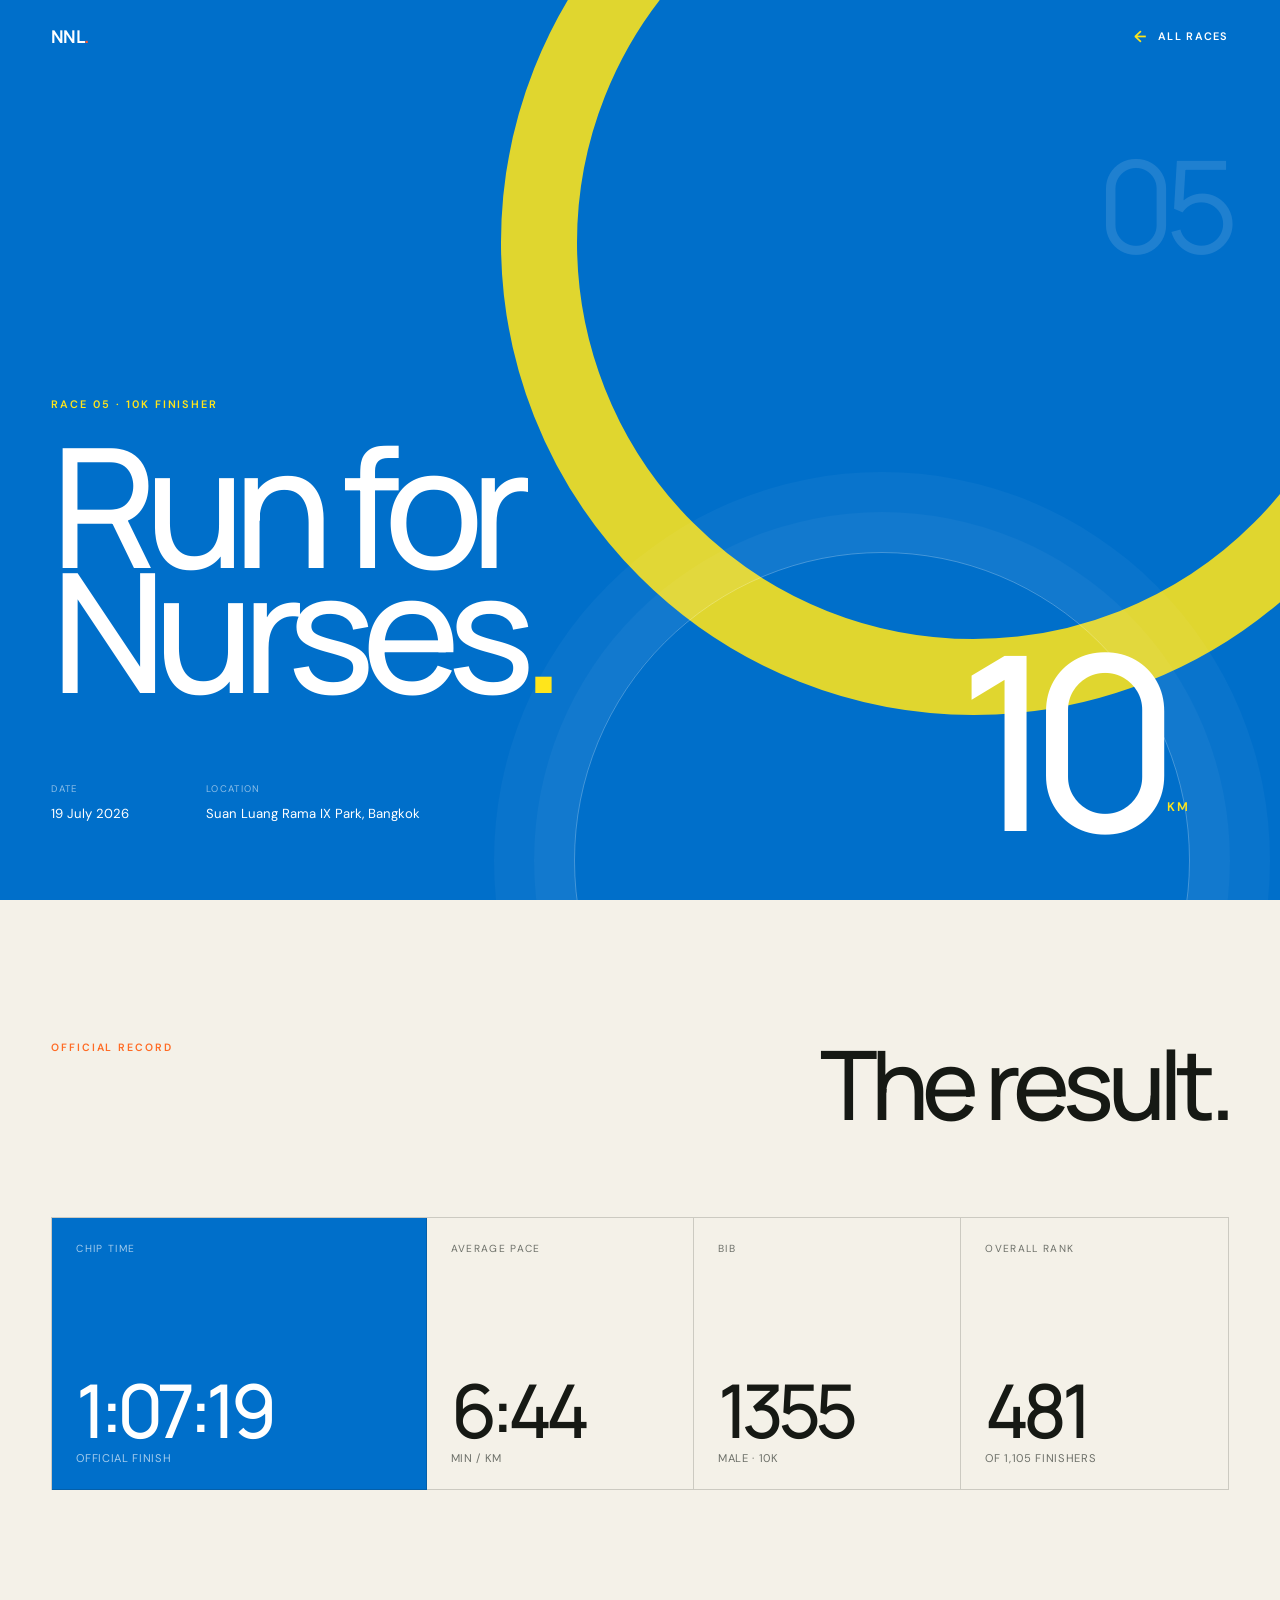
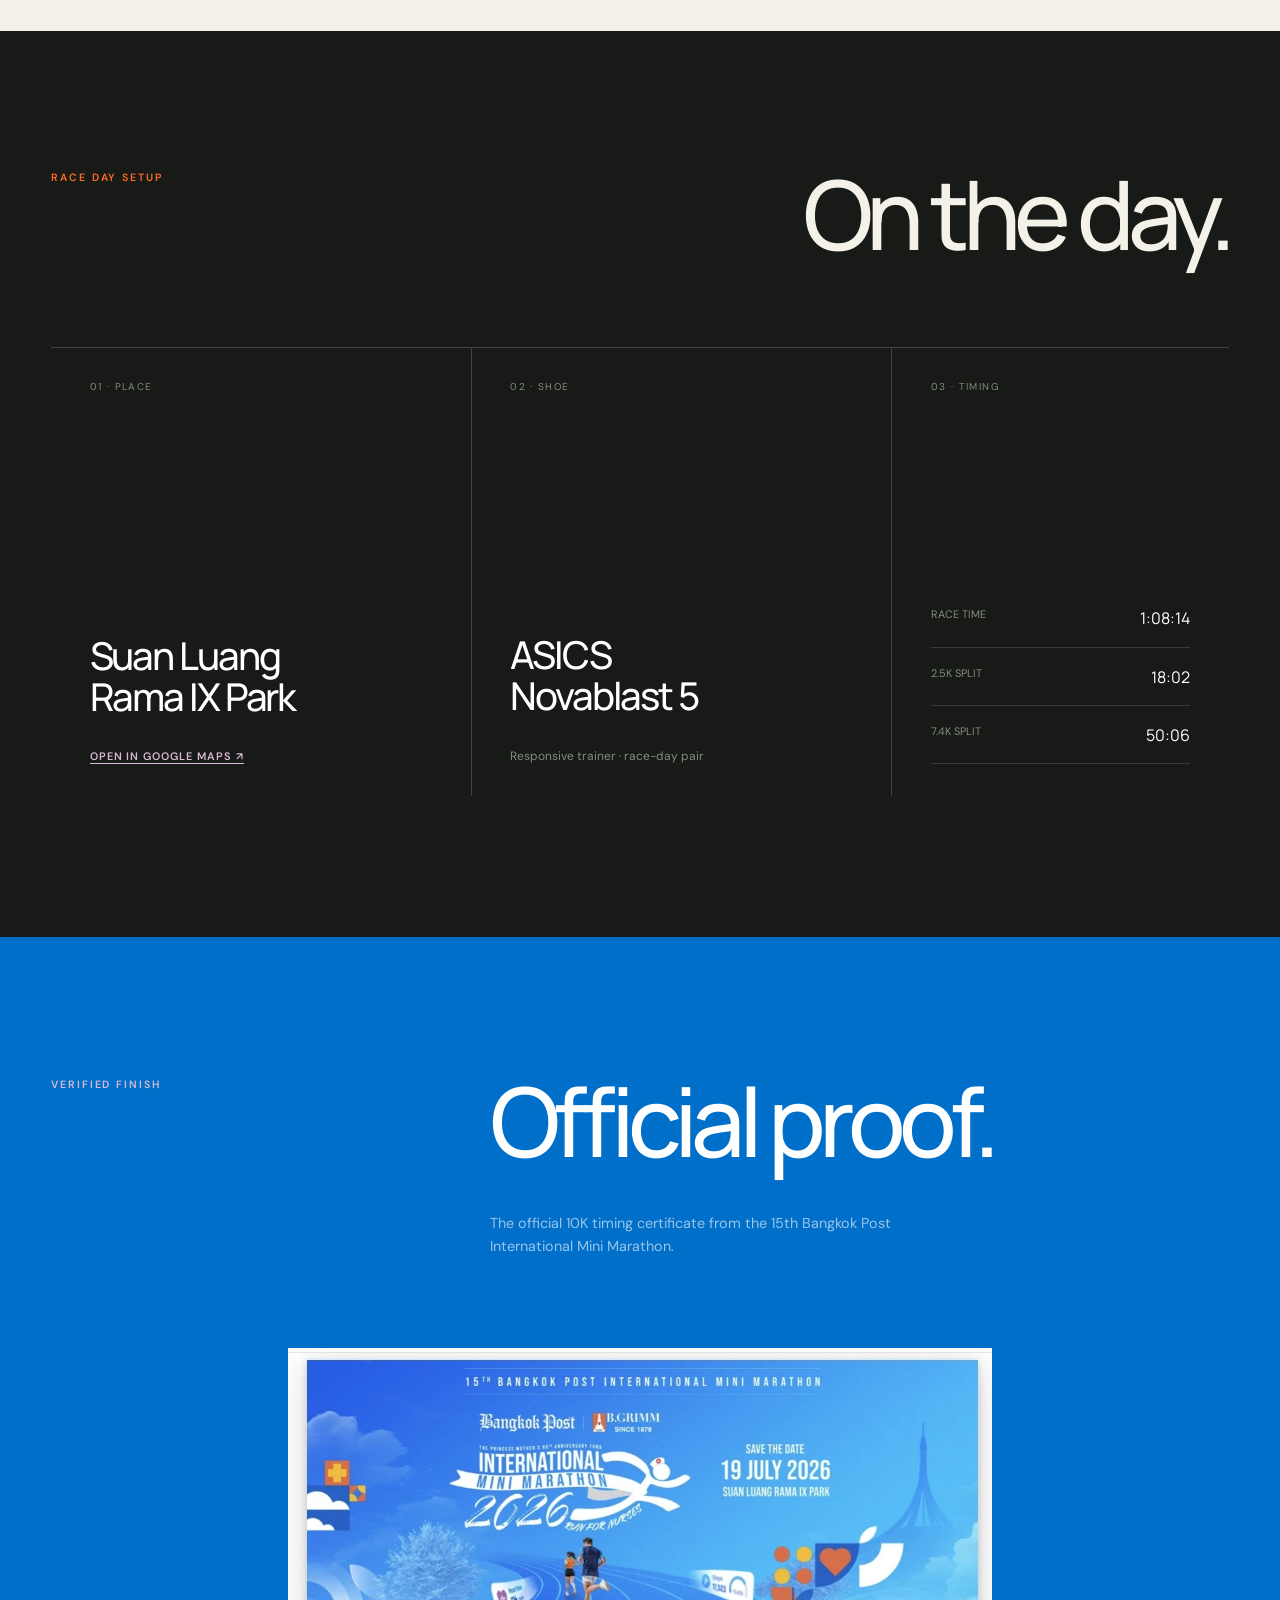
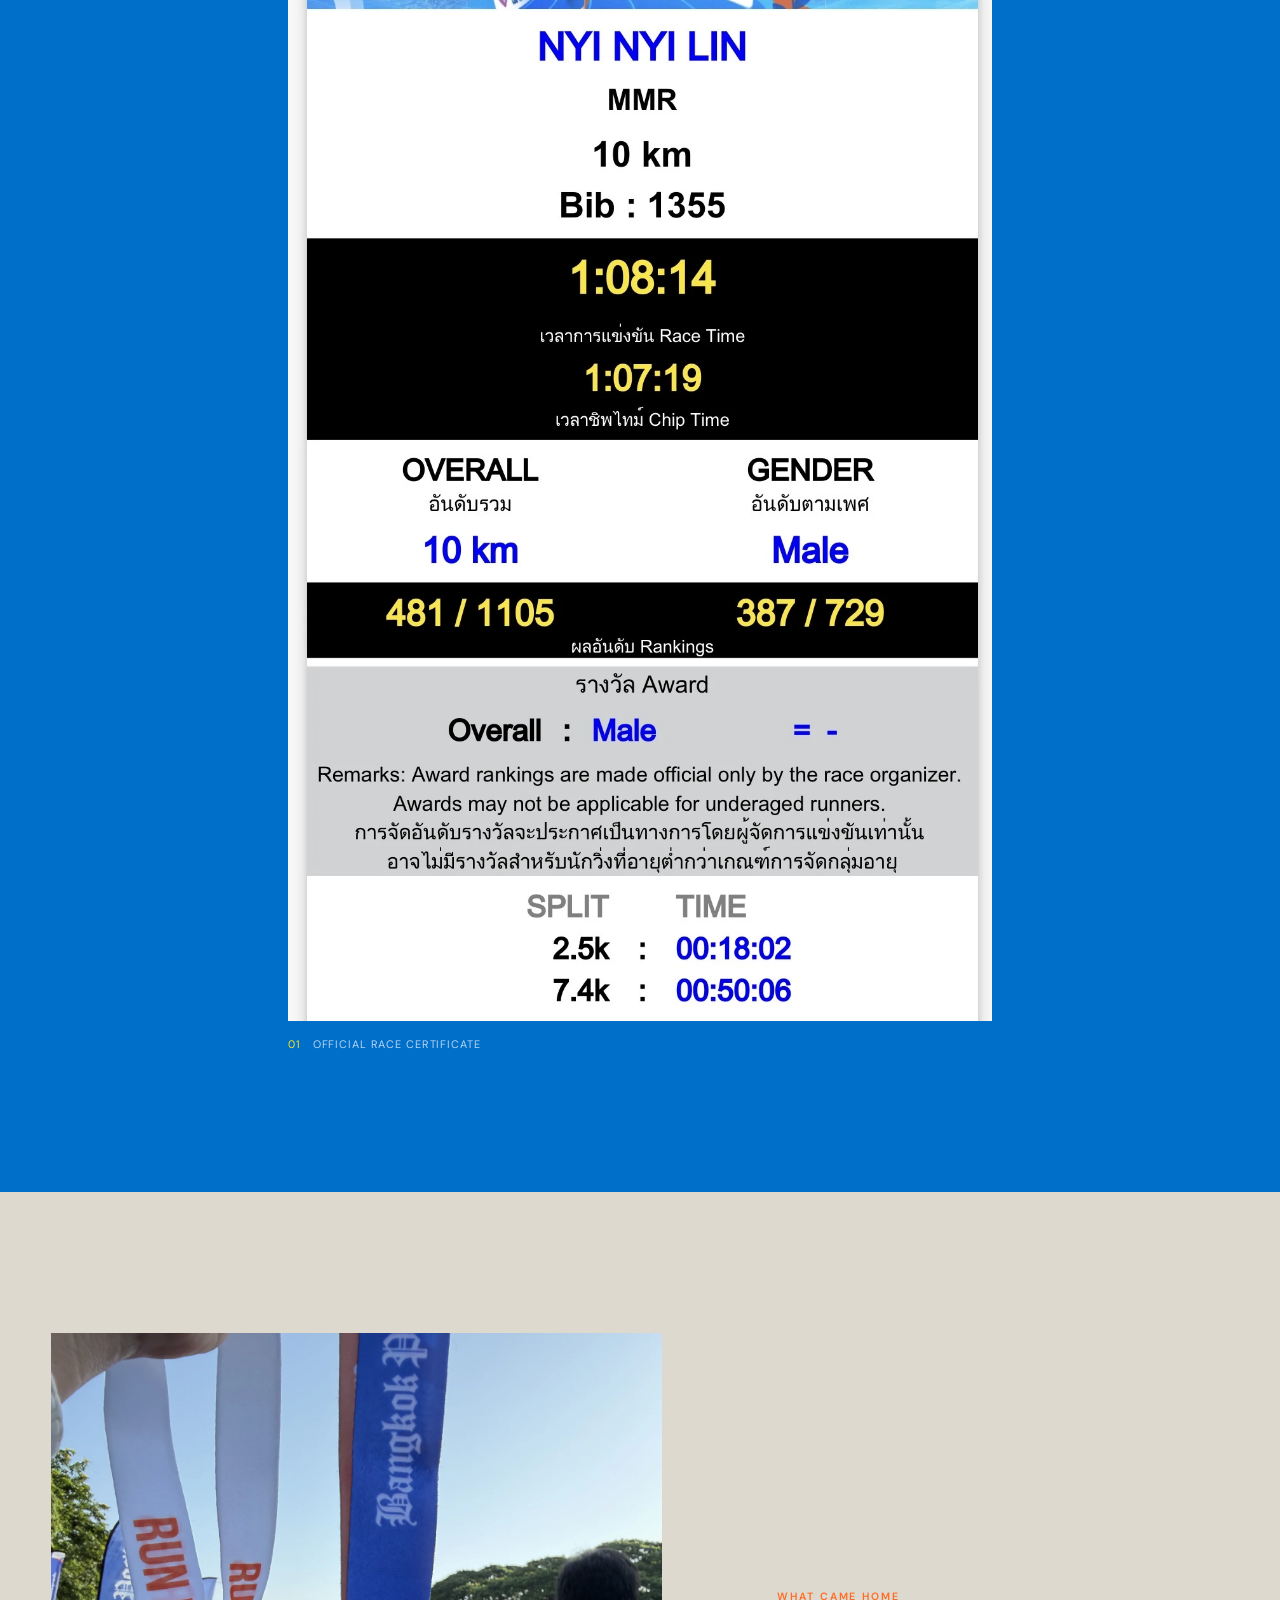
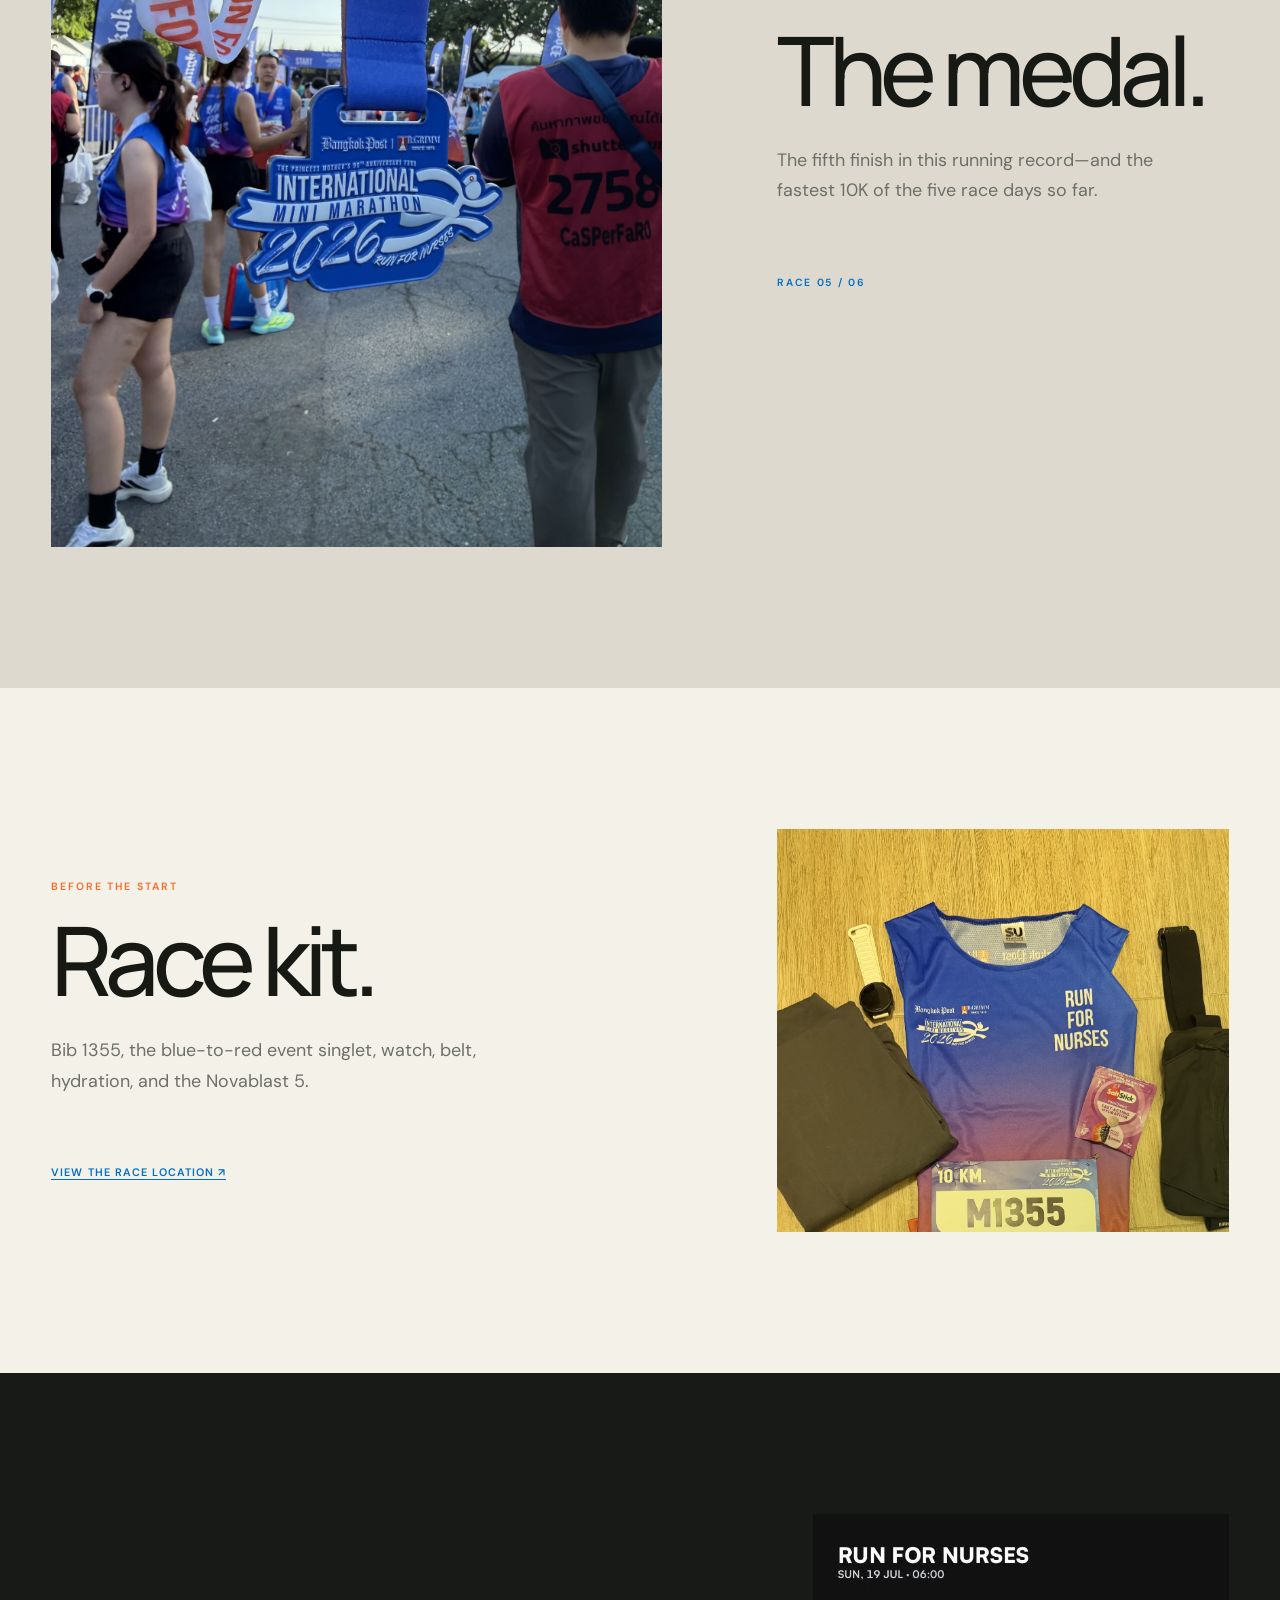
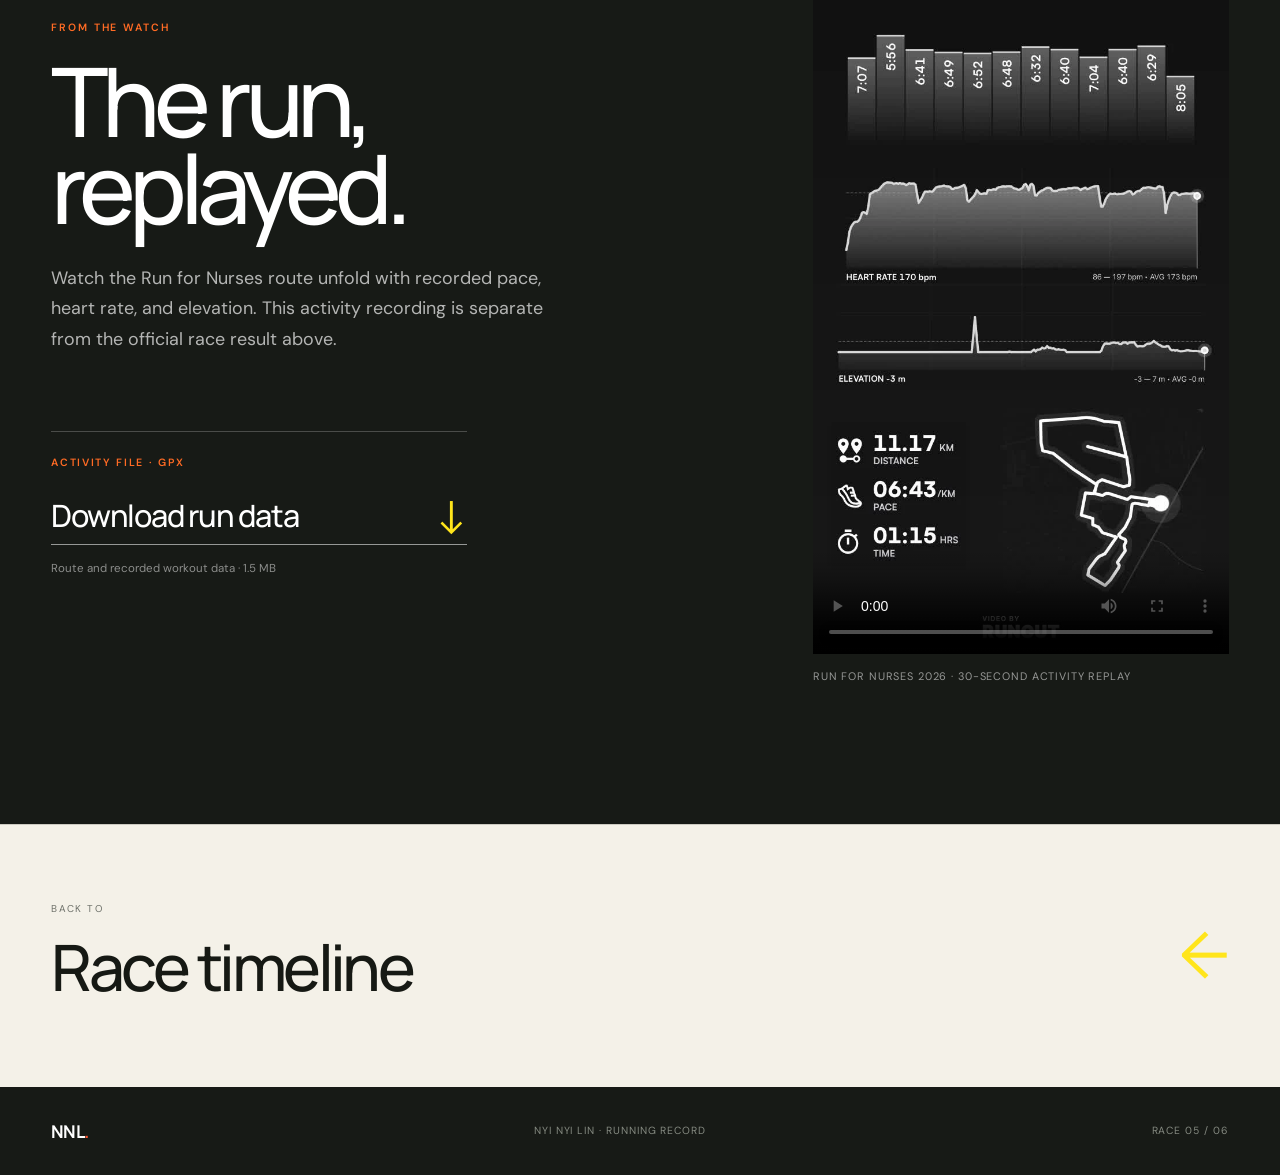
<file: races/run-for-nurses/index.html>
<!doctype html>
<html lang="en">
<head>
  <meta charset="utf-8">
  <meta name="viewport" content="width=device-width, initial-scale=1">
  <meta name="description" content="Run for Nurses 2026 — Nyi Nyi Lin's official 10K result, medal, and race kit.">
  <meta name="theme-color" content="#006fca">
  <title>Run for Nurses 2026 — Nyi Nyi Lin</title>
  <link rel="stylesheet" href="../../assets/css/styles.css">
  <link rel="stylesheet" href="../../assets/css/race-detail.css">
</head>
<body class="race-page race-page--nurses">
  <a class="skip-link" href="#race-record">Skip to race record</a>

  <header class="race-nav">
    <a class="wordmark" href="../../index.html" aria-label="Nyi Nyi Lin, home">NNL<span class="wordmark-dot">.</span></a>
    <a class="back-link" href="../../index.html#timeline"><span aria-hidden="true">←</span> All races</a>
  </header>

  <main>
    <section class="race-hero" aria-labelledby="race-title">
      <div class="race-hero-copy">
        <p class="race-eyebrow">Race 05 · 10K finisher</p>
        <h1 id="race-title">Run for<br>Nurses<span>.</span></h1>
        <div class="race-meta">
          <p><span>Date</span><time datetime="2026-07-19">19 July 2026</time></p>
          <p><span>Location</span>Suan Luang Rama IX Park, Bangkok</p>
        </div>
      </div>
      <p class="hero-distance" aria-label="10 kilometres"><strong>10</strong><span>KM</span></p>
      <p class="hero-mark" aria-hidden="true">05</p>
    </section>

    <section class="record-section detail-section" id="race-record" aria-labelledby="record-title">
      <div class="detail-heading">
        <p class="detail-kicker">Official record</p>
        <h2 id="record-title">The result.</h2>
      </div>
      <div class="result-grid" aria-label="Race result summary">
        <article class="result-stat result-stat--primary">
          <span>Chip time</span>
          <strong>1:07:19</strong>
          <small>Official finish</small>
        </article>
        <article class="result-stat">
          <span>Average pace</span>
          <strong>6:44</strong>
          <small>min / km</small>
        </article>
        <article class="result-stat">
          <span>Bib</span>
          <strong>1355</strong>
          <small>Male · 10K</small>
        </article>
        <article class="result-stat">
          <span>Overall rank</span>
          <strong>481</strong>
          <small>of 1,105 finishers</small>
        </article>
      </div>
    </section>

    <section class="race-facts detail-section" aria-labelledby="facts-title">
      <div class="detail-heading">
        <p class="detail-kicker">Race day setup</p>
        <h2 id="facts-title">On the day.</h2>
      </div>
      <div class="facts-list">
        <article class="fact-card">
          <span>01 · Place</span>
          <h3>Suan Luang<br>Rama IX Park</h3>
          <a href="https://maps.app.goo.gl/3YzhfUBueGQ1Hhbq7" target="_blank" rel="noopener noreferrer">Open in Google Maps <span aria-hidden="true">↗</span></a>
        </article>
        <article class="fact-card">
          <span>02 · Shoe</span>
          <h3>ASICS<br>Novablast 5</h3>
          <p>Responsive trainer · race-day pair</p>
        </article>
        <article class="fact-card fact-card--compact">
          <span>03 · Timing</span>
          <dl>
            <div><dt>Race time</dt><dd>1:08:14</dd></div>
            <div><dt>2.5K split</dt><dd>18:02</dd></div>
            <div><dt>7.4K split</dt><dd>50:06</dd></div>
          </dl>
        </article>
      </div>
    </section>

    <section class="proof-section detail-section" aria-labelledby="proof-title">
      <div class="detail-heading detail-heading--light">
        <p class="detail-kicker">Verified finish</p>
        <h2 id="proof-title">Official proof.</h2>
        <p>The official 10K timing certificate from the 15th Bangkok Post International Mini Marathon.</p>
      </div>
      <div class="proof-grid proof-grid--single">
        <figure>
          <img src="../../assets/images/events/run-for-nurses/official-certificate.webp" alt="Official Run for Nurses result for Nyi Nyi Lin showing bib 1355, chip time 1 hour 7 minutes 19 seconds, and overall rank 481 of 1105" loading="lazy" decoding="async">
          <figcaption><span>01</span> Official race certificate</figcaption>
        </figure>
      </div>
    </section>

    <section class="medal-story detail-section" aria-labelledby="medal-story-title">
      <div class="medal-story-image medal-story-image--portrait">
        <img src="../../assets/images/events/run-for-nurses/medal.webp" alt="Run for Nurses 2026 finisher medal" loading="lazy" decoding="async">
      </div>
      <div class="medal-story-copy">
        <p class="detail-kicker">What came home</p>
        <h2 id="medal-story-title">The medal.</h2>
        <p>The fifth finish in this running record—and the fastest 10K of the five race days so far.</p>
        <span>Race 05 / 06</span>
      </div>
    </section>

    <section class="medal-story kit-story detail-section" aria-labelledby="kit-title">
      <div class="medal-story-copy">
        <p class="detail-kicker">Before the start</p>
        <h2 id="kit-title">Race kit.</h2>
        <p>Bib 1355, the blue-to-red event singlet, watch, belt, hydration, and the Novablast 5.</p>
        <a href="https://maps.app.goo.gl/3YzhfUBueGQ1Hhbq7" target="_blank" rel="noopener noreferrer">View the race location <span aria-hidden="true">↗</span></a>
      </div>
      <div class="medal-story-image kit-story-image">
        <img src="../../assets/images/events/run-for-nurses/race-kit.webp" alt="Run for Nurses race kit with bib 1355, event singlet, watch, running belt, hydration, and ASICS Novablast 5 shoes; private contact details are cropped out" loading="lazy" decoding="async">
      </div>
    </section>

    <section class="run-replay detail-section" aria-labelledby="run-replay-title">
      <div class="run-replay-copy">
        <p class="detail-kicker">From the watch</p>
        <h2 id="run-replay-title">The run,<br>replayed.</h2>
        <p>Watch the Run for Nurses route unfold with recorded pace, heart rate, and elevation. This activity recording is separate from the official race result above.</p>
        <div class="run-replay-download">
          <span>Activity file · GPX</span>
          <a href="../../assets/gpx/run-for-nurses-2026.gpx" download="run-for-nurses-2026.gpx">Download run data <span aria-hidden="true">↓</span></a>
          <small>Route and recorded workout data · 1.5 MB</small>
        </div>
      </div>
      <figure class="run-replay-media">
        <video controls playsinline preload="metadata" poster="../../assets/images/video-posters/run-for-nurses-2026-replay.webp" aria-label="Run for Nurses 2026 activity replay showing route, pace, heart rate, and elevation">
          <source src="../../assets/videos/run-for-nurses-2026-replay.mp4" type="video/mp4">
          Your browser does not support this video.
        </video>
        <figcaption>Run for Nurses 2026 · 30-second activity replay</figcaption>
      </figure>
    </section>

    <nav class="race-end-nav" aria-label="Race navigation">
      <a href="../../index.html#timeline"><span>Back to</span><strong>Race timeline</strong><b aria-hidden="true">←</b></a>
    </nav>
  </main>

  <footer class="detail-footer">
    <a class="wordmark" href="../../index.html">NNL<span class="wordmark-dot">.</span></a>
    <p>Nyi Nyi Lin · Running record</p>
    <p>Race 05 / 06</p>
  </footer>
</body>
</html>
</file>
<file: assets/css/styles.css>
@import url('https://fonts.googleapis.com/css2?family=DM+Sans:wght@400;500;600&family=Manrope:wght@400;500;600;700&display=swap');

:root { --ink:#161914; --paper:#f2f0e9; --accent:#ff542e; --line:rgba(22,25,20,.18); --muted:#6d7069; --page-pad:clamp(1.25rem,4vw,4.5rem); }
* { box-sizing:border-box; }
html { scroll-behavior:smooth; }
body { margin:0; color:var(--ink); background:var(--paper); font-family:"DM Sans",Arial,sans-serif; -webkit-font-smoothing:antialiased; }
a { color:inherit; }
button { font:inherit; }
.skip-link { position:fixed; z-index:100; top:1rem; left:1rem; padding:.75rem 1rem; color:#fff; background:var(--ink); transform:translateY(-200%); }
.skip-link:focus { transform:translateY(0); }
.hero { position:relative; min-height:100svh; overflow:hidden; color:#fff; background:#20221e; }
.hero-gallery { position:absolute; inset:0; display:grid; grid-template-columns:repeat(5,1fr); }
.hero-panel { position:relative; min-width:0; background-color:#4a5045; background-image:var(--photo,none),var(--fallback); background-position:center; background-size:cover; border-right:1px solid rgba(255,255,255,.14); filter:saturate(.72); transform:scale(1.035); animation:settle 1.6s cubic-bezier(.2,.7,.2,1) forwards; }
.hero-panel::after { content:""; position:absolute; inset:0; background:linear-gradient(180deg,rgba(10,12,9,.04),rgba(10,12,9,.3)); }
.hero-panel--background { grid-column:1/-1; --photo:url("../images/hero/hero-background.webp"); --fallback:linear-gradient(155deg,#384d50 0%,#838d7d 55%,#302f2a 100%); background-position:72% center; filter:saturate(.82); }
.hero-shade { position:absolute; inset:0; background:linear-gradient(90deg,rgba(10,12,9,.46),rgba(10,12,9,.12) 50%,rgba(10,12,9,.34)),linear-gradient(180deg,rgba(10,12,9,.28),transparent 30%,rgba(10,12,9,.48)); }
.hero--photo .hero-shade { background:linear-gradient(90deg,rgba(10,12,9,.38),rgba(10,12,9,.48) 50%,rgba(10,12,9,.3)),linear-gradient(180deg,rgba(10,12,9,.2),transparent 32%,rgba(10,12,9,.5)); }
.site-nav { position:absolute; z-index:2; inset:0 0 auto; display:flex; align-items:center; justify-content:space-between; padding:1.5rem var(--page-pad); }
.wordmark { font-family:"Manrope",sans-serif; font-size:1.1rem; font-weight:700; letter-spacing:-.04em; text-decoration:none; }
.wordmark-dot,.accent-dot { color:var(--accent); }
.nav-links { display:flex; gap:clamp(1.25rem,3vw,3rem); }
.nav-links a { font-size:.72rem; font-weight:600; letter-spacing:.12em; text-decoration:none; text-transform:uppercase; }
.hero-copy { position:absolute; z-index:2; top:50%; left:50%; width:min(88vw,62rem); text-align:center; transform:translate(-50%,-50%); }
.eyebrow,.section-kicker { margin:0 0 1.5rem; font-size:.68rem; font-weight:600; letter-spacing:.2em; text-transform:uppercase; }
.hero h1 { margin:0; font-family:"Manrope",sans-serif; font-size:clamp(5rem,13vw,12rem); font-weight:500; letter-spacing:-.075em; line-height:.72; }
.hero-intro { margin:clamp(2rem,4vw,3.5rem) 0 0; font-size:clamp(.84rem,1.2vw,1rem); line-height:1.55; }
.scroll-cue { position:absolute; z-index:2; bottom:2rem; left:var(--page-pad); display:flex; align-items:center; gap:1rem; font-size:.68rem; font-weight:600; letter-spacing:.13em; text-decoration:none; text-transform:uppercase; }
.scroll-line { width:clamp(3rem,7vw,7rem); height:1px; overflow:hidden; background:rgba(255,255,255,.45); }
.scroll-line::after { content:""; display:block; width:50%; height:100%; background:#fff; animation:scroll-line 2s ease-in-out infinite; }
.hero-count { position:absolute; z-index:2; right:var(--page-pad); bottom:1.6rem; margin:0; font-size:.68rem; letter-spacing:.12em; text-transform:uppercase; }
.hero-count span { margin-right:.5rem; font-family:"Manrope",sans-serif; font-size:1.8rem; font-weight:500; }
.section { padding:clamp(5.5rem,12vw,10rem) var(--page-pad); }
.summary { display:grid; grid-template-columns:minmax(16rem,.8fr) 1.4fr; gap:clamp(4rem,9vw,10rem); }
.section-kicker { color:var(--accent); }
.section-heading h2,.timeline-heading h2 { margin:0; font-family:"Manrope",sans-serif; font-size:clamp(3.2rem,6.2vw,6.4rem); font-weight:500; letter-spacing:-.065em; line-height:.94; }
.record-updated { display:flex; align-items:center; gap:.75rem; margin:2.25rem 0 0; color:var(--muted); font-size:.65rem; letter-spacing:.1em; text-transform:uppercase; }
.record-updated span { color:var(--accent); }
.record-updated time { padding-left:.75rem; border-left:1px solid var(--line); }
.stats { display:grid; grid-template-columns:repeat(2,1fr); align-self:start; border-top:1px solid var(--line); }
.stat { position:relative; min-height:18rem; padding:2rem 1.5rem 1.5rem 0; border-bottom:1px solid var(--line); }
.stat:nth-child(even) { padding-left:clamp(1.5rem,4vw,4rem); border-left:1px solid var(--line); }
.stat-value { margin:0; font-family:"Manrope",sans-serif; font-size:clamp(4rem,7.5vw,8rem); font-weight:500; letter-spacing:-.08em; line-height:.9; }
.stat-value small { margin-left:.45rem; color:var(--accent); font-family:"DM Sans",sans-serif; font-size:clamp(.7rem,1vw,.9rem); font-weight:600; letter-spacing:.12em; text-transform:uppercase; }
.stat-label { margin:1.25rem 0 0; color:var(--muted); font-size:.82rem; }
.stat-index { position:absolute; right:1rem; bottom:1rem; color:var(--muted); font-size:.65rem; }
.summary-note { grid-column:2; max-width:36rem; margin:-2rem 0 0; color:var(--muted); font-size:clamp(1rem,1.6vw,1.3rem); line-height:1.65; }
.medal-section { position:relative; display:grid; grid-template-columns:minmax(16rem,.8fr) 1.2fr; gap:clamp(3rem,9vw,10rem); align-items:center; overflow:hidden; background:#e5e2d8; }
.medal-copy { position:relative; z-index:1; }
.medal-copy h2 { margin:0; font-family:"Manrope",sans-serif; font-size:clamp(4rem,8vw,8rem); font-weight:500; letter-spacing:-.07em; line-height:.86; }
.medal-intro { max-width:26rem; margin:2rem 0 0; color:var(--muted); font-size:clamp(.9rem,1.25vw,1.05rem); line-height:1.7; }
.medal-total { display:flex; align-items:center; gap:1rem; margin:clamp(3rem,7vw,6rem) 0 0; }
.medal-total strong { font-family:"Manrope",sans-serif; font-size:clamp(3.5rem,6vw,6rem); font-weight:500; letter-spacing:-.07em; line-height:.8; }
.medal-total span { padding-left:1rem; color:var(--muted); font-size:.65rem; letter-spacing:.1em; line-height:1.45; text-transform:uppercase; border-left:1px solid var(--line); }
.medal-visual { position:relative; display:grid; place-items:center; min-height:clamp(36rem,70vw,54rem); }
.medal-visual img { position:relative; z-index:1; display:block; width:min(90%,30rem); max-height:49rem; object-fit:contain; filter:drop-shadow(0 2rem 2rem rgba(22,25,20,.2)); }
.medal-ring { position:absolute; width:min(72%,34rem); aspect-ratio:1; border:1px solid rgba(255,84,46,.5); border-radius:50%; }
.medal-ring::before,.medal-ring::after { content:""; position:absolute; inset:12%; border:1px solid rgba(22,25,20,.12); border-radius:50%; }
.medal-ring::after { inset:28%; background:var(--accent); border:0; opacity:.12; }
.timeline-section { display:grid; grid-template-columns:minmax(15rem,.62fr) 1.38fr; gap:clamp(3rem,8vw,9rem); color:var(--paper); background:var(--ink); }
.timeline-heading { align-self:start; position:sticky; top:3rem; }
.timeline-heading p:last-child { max-width:20rem; margin:2rem 0 0; color:#9fa198; font-size:.9rem; line-height:1.6; }
.timeline { border-top:1px solid rgba(242,240,233,.22); }
.race-card { border-bottom:1px solid rgba(242,240,233,.22); }
.race-toggle { display:grid; grid-template-columns:7rem 1fr auto 2rem; gap:clamp(1rem,2.5vw,2.5rem); align-items:center; width:100%; padding:1.8rem 0; color:inherit; text-align:left; background:none; border:0; cursor:pointer; }
.race-toggle:hover .race-title,.race-toggle:focus-visible .race-title { color:var(--accent); }
.race-toggle:focus-visible { outline:2px solid var(--accent); outline-offset:5px; }
.race-date { color:#9fa198; font-size:.7rem; line-height:1.35; text-transform:uppercase; }
.race-date strong { display:block; color:var(--paper); font-family:"Manrope",sans-serif; font-size:1.8rem; font-weight:500; }
.race-title { display:flex; align-items:baseline; gap:1rem; font-family:"Manrope",sans-serif; font-size:clamp(1.05rem,2.1vw,1.8rem); font-weight:500; transition:color 180ms ease; }
.race-number { color:#777a72; font-family:"DM Sans",sans-serif; font-size:.62rem; }
.race-distance { font-family:"Manrope",sans-serif; font-size:clamp(1.4rem,2.7vw,2.6rem); letter-spacing:-.05em; }
.race-distance small { margin-left:.25rem; color:#9fa198; font-family:"DM Sans",sans-serif; font-size:.62rem; letter-spacing:.1em; text-transform:uppercase; }
.race-action { color:var(--accent); font-size:1.8rem; font-weight:300; transition:transform 220ms ease; }
.race-toggle[aria-expanded="true"] .race-action { transform:rotate(45deg); }
.race-details { display:grid; grid-template-columns:repeat(2,minmax(8rem,1fr)); gap:1rem; padding:0 0 2rem 9.5rem; }
.race-details--with-link { grid-template-columns:repeat(2,minmax(8rem,1fr)) minmax(10rem,.85fr); }
.race-details[hidden] { display:none; }
.result { padding:1.25rem; background:rgba(242,240,233,.07); }
.result span,.result strong { display:block; }
.result span { margin-bottom:.55rem; color:#9fa198; font-size:.65rem; letter-spacing:.1em; text-transform:uppercase; }
.result strong { font-family:"Manrope",sans-serif; font-size:1.2rem; font-weight:500; }
.race-detail-link { display:flex; align-items:center; justify-content:space-between; gap:1rem; padding:1.25rem; color:var(--paper); background:var(--accent); text-decoration:none; }
.race-detail-link span { font-size:.65rem; font-weight:600; letter-spacing:.1em; text-transform:uppercase; }
.race-detail-link strong { font-size:1.8rem; font-weight:300; line-height:1; transition:transform 180ms ease; }
.race-detail-link:hover strong,.race-detail-link:focus-visible strong { transform:translateX(.25rem); }
.race-detail-link:focus-visible { outline:2px solid var(--paper); outline-offset:3px; }
.goals-section { display:grid; grid-template-columns:minmax(15rem,.62fr) 1.38fr; gap:clamp(3rem,8vw,9rem); background:var(--paper); }
.goals-intro h2 { margin:0; font-family:"Manrope",sans-serif; font-size:clamp(3.2rem,6.2vw,6.4rem); font-weight:500; letter-spacing:-.065em; line-height:.94; }
.goals-intro>p:last-child { max-width:20rem; margin:2rem 0 0; color:var(--muted); font-size:.9rem; line-height:1.6; }
.goal-list { display:grid; grid-template-columns:1fr; gap:1rem; }
.goal-card { display:flex; flex-direction:column; min-height:35rem; padding:clamp(1.35rem,2.5vw,2.25rem); background:#e5e2d8; border:1px solid var(--line); }
.goal-card--marathon { color:var(--paper); background:var(--accent); border-color:var(--accent); }
.goal-topline { display:flex; align-items:center; justify-content:space-between; font-size:.64rem; font-weight:600; letter-spacing:.13em; text-transform:uppercase; }
.goal-status { display:flex; align-items:center; gap:.55rem; }
.goal-status>span { width:.45rem; height:.45rem; background:var(--accent); border-radius:50%; }
.goal-card--marathon .goal-status>span { background:var(--paper); }
.goal-index { color:var(--muted); }
.goal-card--marathon .goal-index { color:rgba(242,240,233,.68); }
.goal-date { display:flex; align-items:center; gap:1rem; margin-top:clamp(3.5rem,7vw,7rem); }
.goal-date strong { font-family:"Manrope",sans-serif; font-size:clamp(4.5rem,7vw,7.4rem); font-weight:500; letter-spacing:-.08em; line-height:.8; }
.goal-date span { padding-left:1rem; color:var(--muted); font-size:.68rem; line-height:1.4; text-transform:uppercase; border-left:1px solid currentColor; }
.goal-card--marathon .goal-date span { color:rgba(242,240,233,.72); }
.goal-info { display:flex; align-items:flex-end; justify-content:space-between; gap:1.5rem; margin-top:auto; padding-top:4rem; border-top:1px solid var(--line); }
.goal-card--marathon .goal-info { border-color:rgba(242,240,233,.35); }
.goal-info h3 { margin:0; font-family:"Manrope",sans-serif; font-size:clamp(1.25rem,2vw,1.85rem); font-weight:500; letter-spacing:-.04em; line-height:1.12; }
.goal-distance { flex:none; margin:0; font-family:"Manrope",sans-serif; font-size:clamp(2rem,3vw,3.2rem); letter-spacing:-.07em; line-height:1; }
.goal-distance small { font-family:"DM Sans",sans-serif; font-size:.62rem; font-weight:600; letter-spacing:.1em; text-transform:uppercase; }
.goal-note { margin:.75rem 0 0; font-size:.74rem; }
.moments-section { background:#ddd9cf; }
.moments-heading { display:flex; align-items:flex-end; justify-content:space-between; gap:3rem; margin-bottom:clamp(3rem,7vw,6rem); }
.moments-heading h2 { margin:0; font-family:"Manrope",sans-serif; font-size:clamp(3.2rem,7.5vw,7.5rem); font-weight:500; letter-spacing:-.07em; line-height:.9; }
.moments-heading>p { max-width:20rem; margin:0 0 .5rem; color:var(--muted); font-size:.9rem; line-height:1.6; }
.moments-grid { display:grid; grid-template-columns:repeat(12,minmax(0,1fr)); gap:clamp(1.25rem,2.5vw,2.5rem) 1rem; }
.moment { grid-column:span 4; margin:0; }
.moment--wide { grid-column:span 7; }
.moment--feature { grid-column:span 5; }
.moment-photo { overflow:hidden; background:var(--ink); }
.moment--wide .moment-photo { aspect-ratio:16/10; }
.moment--feature .moment-photo { aspect-ratio:8/7; }
.moment--portrait .moment-photo { aspect-ratio:3/4; }
.moment img { display:block; width:100%; height:100%; object-fit:cover; filter:saturate(.88); transition:transform 700ms cubic-bezier(.2,.7,.2,1),filter 300ms ease; }
.moment:hover img { transform:scale(1.025); filter:saturate(1); }
.moment--wide img { object-position:58% 55%; }
.moment--feature img { object-position:82% 50%; }
.moment:nth-child(3) img { object-position:51% 50%; }
.moment:nth-child(4) img { object-position:45% 42%; }
.moment:nth-child(5) img { object-position:55% 50%; }
.moment figcaption { display:flex; justify-content:space-between; gap:1rem; padding-top:1rem; font-size:.73rem; }
.moment figcaption span { font-weight:600; }
.moment figcaption b { margin-right:.65rem; color:var(--accent); font-size:.6rem; font-weight:600; }
.moment figcaption time { flex:none; color:var(--muted); font-size:.65rem; text-transform:uppercase; }
.motion-section { display:grid; grid-template-columns:minmax(15rem,.62fr) 1.38fr; gap:clamp(3rem,8vw,9rem); color:var(--paper); background:var(--ink); }
.motion-heading { align-self:start; position:sticky; top:3rem; }
.motion-heading h2 { margin:0; font-family:"Manrope",sans-serif; font-size:clamp(3.2rem,6.2vw,6.4rem); font-weight:500; letter-spacing:-.065em; line-height:.94; }
.motion-heading>p:last-child { max-width:20rem; margin:2rem 0 0; color:#9fa198; font-size:.9rem; line-height:1.6; }
.motion-grid { display:grid; grid-template-columns:repeat(2,minmax(0,1fr)); gap:clamp(1rem,2vw,1.75rem); align-items:start; }
.motion-card { min-width:0; }
.motion-card:nth-child(2) { margin-top:clamp(3rem,7vw,7rem); }
.video-frame { position:relative; overflow:hidden; aspect-ratio:9/16; background:#080a08; }
.video-frame video { display:block; width:100%; height:100%; object-fit:cover; }
.motion-caption { display:flex; justify-content:space-between; gap:1rem; padding-top:1rem; border-top:1px solid rgba(242,240,233,.2); }
.motion-caption div { display:flex; align-items:baseline; gap:.75rem; }
.motion-caption span { color:var(--accent); font-size:.6rem; }
.motion-caption h3 { margin:0; font-family:"Manrope",sans-serif; font-size:clamp(.9rem,1.3vw,1.1rem); font-weight:500; }
.motion-caption p { flex:none; margin:.15rem 0 0; color:#777a72; font-size:.62rem; letter-spacing:.06em; text-transform:uppercase; }
.shoes-section { background:#e5e2d8; }
.shoes-heading { display:flex; align-items:flex-end; justify-content:space-between; gap:3rem; margin-bottom:clamp(3rem,7vw,6rem); }
.shoes-heading h2 { margin:0; font-family:"Manrope",sans-serif; font-size:clamp(3.2rem,7.5vw,7.5rem); font-weight:500; letter-spacing:-.07em; line-height:.9; }
.shoes-intro { max-width:25rem; margin-bottom:.35rem; }
.shoes-intro>p:first-child { margin:0; color:var(--muted); font-size:.9rem; line-height:1.65; }
.shoes-intro .record-updated { margin-top:1.5rem; }
.shoe-grid { display:grid; grid-template-columns:repeat(3,minmax(0,1fr)); border-top:1px solid var(--line); border-bottom:1px solid var(--line); }
.shoe-card { display:flex; flex-direction:column; min-width:0; padding:clamp(1rem,2vw,1.75rem); border-right:1px solid var(--line); }
.shoe-card:last-child { border-right:0; }
.shoe-image { position:relative; display:grid; place-items:center; aspect-ratio:4/3; overflow:hidden; background:#fff; }
.shoe-image img { display:block; width:100%; height:100%; object-fit:contain; transition:transform 500ms cubic-bezier(.2,.7,.2,1); }
.shoe-card:hover .shoe-image img { transform:scale(1.025); }
.shoe-index { position:absolute; z-index:1; top:1rem; left:1rem; color:var(--accent); font-size:.62rem; font-weight:600; letter-spacing:.12em; }
.shoe-copy { display:flex; flex:1; flex-direction:column; padding-top:1.5rem; }
.shoe-topline { display:flex; align-items:center; justify-content:space-between; gap:1rem; }
.shoe-brand,.shoe-status { margin:0; font-size:.62rem; font-weight:600; letter-spacing:.13em; text-transform:uppercase; }
.shoe-status { color:var(--muted); }
.shoe-status--active { display:flex; align-items:center; gap:.45rem; color:var(--ink); }
.shoe-status--active span { width:.42rem; height:.42rem; background:var(--accent); border-radius:50%; }
.shoe-copy h3 { min-height:2.35em; margin:1.25rem 0 .45rem; font-family:"Manrope",sans-serif; font-size:clamp(1.5rem,2.3vw,2.35rem); font-weight:500; letter-spacing:-.055em; line-height:1.05; }
.shoe-role { margin:0; color:var(--muted); font-size:.76rem; }
.shoe-distance { display:flex; align-items:center; gap:.9rem; margin:clamp(2.5rem,4vw,4rem) 0; }
.shoe-distance strong { font-family:"Manrope",sans-serif; font-size:clamp(3.5rem,5.2vw,5.8rem); font-weight:500; letter-spacing:-.08em; line-height:.8; }
.shoe-distance span { padding-left:.9rem; color:var(--muted); font-size:.61rem; letter-spacing:.09em; line-height:1.45; text-transform:uppercase; border-left:1px solid var(--line); }
.shoe-races { margin-top:auto; padding-top:1.25rem; border-top:1px solid var(--line); }
.shoe-races>p { margin:0 0 .65rem; color:var(--accent); font-size:.6rem; font-weight:600; letter-spacing:.12em; text-transform:uppercase; }
.shoe-races ul { margin:0; padding:0; list-style:none; }
.shoe-races li+li { border-top:1px solid var(--line); }
.shoe-races a { display:flex; align-items:center; justify-content:space-between; gap:1rem; padding:.72rem 0; font-size:.72rem; font-weight:600; text-decoration:none; }
.shoe-races a::after { content:"\203A"; color:var(--accent); font-size:1.2rem; font-weight:400; transition:transform 180ms ease; }
.shoe-races a span { margin-left:auto; color:var(--muted); font-size:.6rem; font-weight:500; letter-spacing:.06em; text-transform:uppercase; }
.shoe-races a:hover,.shoe-races a:focus-visible { color:var(--accent); }
.shoe-races a:hover::after,.shoe-races a:focus-visible::after { transform:translateX(.2rem); }
.shoe-races a:focus-visible { outline:2px solid var(--accent); outline-offset:4px; }
.shoe-races--empty { padding-bottom:.72rem; }
.shoe-races--empty>p { margin-bottom:.75rem; }
.shoe-races--empty>span { color:var(--muted); font-size:.76rem; }
.strava-section { position:relative; display:grid; grid-template-columns:1fr minmax(18rem,.72fr); gap:clamp(3rem,10vw,11rem); align-items:center; overflow:hidden; color:#fff; background:#fc4c02; }
.strava-copy { position:relative; z-index:1; }
.strava-kicker { margin:0 0 1.5rem; font-size:.68rem; font-weight:600; letter-spacing:.2em; text-transform:uppercase; }
.strava-copy h2 { margin:0; font-family:"Manrope",sans-serif; font-size:clamp(3.7rem,8vw,8.2rem); font-weight:500; letter-spacing:-.075em; line-height:.88; }
.strava-copy h2 span { color:var(--ink); }
.strava-copy>p:not(.strava-kicker) { max-width:30rem; margin:2rem 0 2.5rem; color:rgba(255,255,255,.82); font-size:clamp(.92rem,1.25vw,1.08rem); line-height:1.7; }
.strava-button { display:inline-flex; align-items:center; justify-content:space-between; gap:2.5rem; min-width:min(100%,17rem); padding:1.1rem 1.25rem; color:var(--ink); background:#fff; font-size:.68rem; font-weight:600; letter-spacing:.11em; text-decoration:none; text-transform:uppercase; }
.strava-button span { font-size:1rem; transition:transform 180ms ease; }
.strava-button:hover span,.strava-button:focus-visible span { transform:translate(.18rem,-.18rem); }
.strava-button:focus-visible,.strava-qr:focus-visible { outline:2px solid var(--ink); outline-offset:5px; }
.strava-qr { position:relative; z-index:1; justify-self:end; display:block; width:min(100%,27rem); padding:clamp(.75rem,1.5vw,1.25rem); color:var(--ink); background:#fff; text-decoration:none; box-shadow:1.5rem 1.5rem 0 rgba(22,25,20,.16); }
.strava-qr img { display:block; width:100%; height:auto; }
.strava-qr>span { display:block; padding:.9rem .25rem .15rem; font-size:.64rem; font-weight:600; letter-spacing:.14em; text-align:center; text-transform:uppercase; }
.strava-word { position:absolute; right:-.04em; bottom:-.23em; margin:0; color:rgba(255,255,255,.1); font-family:"Manrope",sans-serif; font-size:clamp(7rem,20vw,20rem); font-weight:700; letter-spacing:-.09em; line-height:1; }
.site-footer { display:flex; align-items:center; justify-content:space-between; padding:2rem var(--page-pad); color:var(--paper); background:var(--ink); border-top:1px solid rgba(242,240,233,.14); }
.site-footer p { margin:0; color:#777a72; font-size:.68rem; letter-spacing:.08em; text-transform:uppercase; }
.reveal { opacity:0; transform:translateY(1.5rem); transition:opacity 650ms ease,transform 650ms cubic-bezier(.2,.7,.2,1); }
.reveal.is-visible { opacity:1; transform:translateY(0); }
@keyframes settle { to { transform:scale(1); } }
@keyframes scroll-line { 0% { transform:translateX(-110%); } 100% { transform:translateX(220%); } }

@media (max-width:760px) {
  .hero-gallery { grid-template-columns:repeat(5,minmax(0,1fr)); }
  .hero-panel--background { background-position:100% center; }
  .hero h1 { font-size:clamp(4.6rem,24vw,7.2rem); line-height:.78; }
  .hero-intro { font-size:.78rem; }
  .hero-count { display:none; }
  .summary,.medal-section,.timeline-section,.goals-section,.motion-section,.strava-section { grid-template-columns:1fr; }
  .summary { gap:3.75rem; }
  .stat { min-height:13rem; padding-top:1.5rem; }
  .summary-note { grid-column:1; margin-top:-1.5rem; }
  .medal-visual { min-height:36rem; margin-top:-2rem; }
  .medal-visual img { width:min(110vw,30rem); max-width:none; }
  .timeline-heading { position:static; }
  .race-toggle { grid-template-columns:4rem 1fr auto 1rem; gap:.75rem; padding:1.4rem 0; }
  .race-date strong { font-size:1.45rem; }
  .race-title { display:block; font-size:1.02rem; }
  .race-number { display:block; margin-bottom:.25rem; }
  .race-distance { font-size:1.45rem; }
  .race-details { padding-left:4.75rem; }
  .race-details--with-link { grid-template-columns:repeat(2,minmax(8rem,1fr)); }
  .race-details--with-link .race-detail-link { grid-column:1/-1; }
  .goal-card { min-height:30rem; }
  .moments-heading { align-items:flex-start; flex-direction:column; }
  .motion-heading { position:static; }
  .shoes-heading { align-items:flex-start; flex-direction:column; }
  .shoe-grid { grid-template-columns:1fr; }
  .shoe-card,.shoe-card:first-child,.shoe-card:last-child { display:grid; grid-template-columns:minmax(10rem,.85fr) 1.15fr; gap:clamp(1.5rem,5vw,3rem); padding:1.5rem 0; border-right:0; border-bottom:1px solid var(--line); }
  .shoe-card:last-child { border-bottom:0; }
  .shoe-copy { padding-top:.25rem; }
  .shoe-copy h3 { min-height:0; }
  .shoe-distance { margin:2.5rem 0; }
  .strava-qr { justify-self:start; width:min(78vw,24rem); }
  .site-footer p:nth-of-type(1) { display:none; }
}

@media (max-width:420px) {
  .nav-links a:first-child { display:none; }
  .hero-copy { width:94vw; }
  .scroll-cue { bottom:1.5rem; }
  .stats { grid-template-columns:1fr; }
  .stat+.stat { padding-left:0; border-left:0; }
  .race-details { grid-template-columns:1fr; padding-left:0; }
  .race-details--with-link { grid-template-columns:1fr; }
  .race-toggle { grid-template-columns:3.6rem 1fr auto 1rem; }
  .goal-list { grid-template-columns:1fr; }
  .goal-card { min-height:28rem; }
  .goal-info { padding-top:2.5rem; }
  .moment,.moment--wide,.moment--feature { grid-column:1/-1; }
  .moment--wide .moment-photo,.moment--feature .moment-photo { aspect-ratio:4/3; }
  .moment--portrait .moment-photo { aspect-ratio:3/4; }
  .motion-grid { grid-template-columns:1fr; }
  .motion-card:nth-child(2) { margin-top:2rem; }
  .shoe-card,.shoe-card:first-child,.shoe-card:last-child { display:flex; gap:0; padding:1.5rem 0 2rem; }
  .shoe-copy { padding-top:1.25rem; }
}

@media (prefers-reduced-motion:reduce) {
  html { scroll-behavior:auto; }
  *,*::before,*::after { animation-duration:.01ms !important; animation-iteration-count:1 !important; transition-duration:.01ms !important; }
}
</file>
<file: assets/css/race-detail.css>
:root {
  --race-green: #245a35;
  --race-green-light: #4f9c5c;
  --race-purple: #a477a2;
  --race-cream: #f4f1e8;
}

.race-page { background:var(--race-cream); }
.race-page--park {
  --race-green:#0b397f;
  --race-green-light:#129eca;
  --race-purple:#d7ff28;
}
.race-page--lazada {
  --race-green:#123f78;
  --race-green-light:#ed1e72;
  --race-purple:#ffd524;
}
.race-page--atm {
  --race-green:#20211f;
  --race-green-light:#aa9668;
  --race-purple:#d7ff28;
}
.race-page--nurses {
  --race-green:#006fca;
  --race-green-light:#ff6b24;
  --race-purple:#ffe51b;
}
.race-page--pattaya {
  --race-green:#102a4d;
  --race-green-light:#ab342f;
  --race-purple:#e8d5ba;
}
.race-page a:focus-visible { outline:2px solid currentColor; outline-offset:4px; }
.race-nav { position:absolute; z-index:3; top:0; left:0; display:flex; align-items:center; justify-content:space-between; width:100%; padding:1.5rem var(--page-pad); color:#fff; }
.back-link { display:flex; align-items:center; gap:.65rem; font-size:.68rem; font-weight:600; letter-spacing:.12em; text-decoration:none; text-transform:uppercase; }
.back-link span { color:#d8b8d5; font-size:1rem; transition:transform 180ms ease; }
.back-link:hover span,.back-link:focus-visible span { transform:translateX(-.25rem); }

.race-hero { position:relative; display:flex; align-items:flex-end; justify-content:space-between; gap:3rem; min-height:100svh; padding:clamp(8rem,14vw,12rem) var(--page-pad) clamp(3rem,6vw,5rem); overflow:hidden; color:#fff; background:var(--race-green); }
.race-hero::before { content:""; position:absolute; top:-18vw; right:-13vw; width:min(62vw,56rem); aspect-ratio:1; border:clamp(2.5rem,6vw,6rem) solid var(--race-purple); border-radius:50%; opacity:.88; }
.race-hero::after { content:""; position:absolute; right:7vw; bottom:-21vw; width:min(48vw,42rem); aspect-ratio:1; border:1px solid rgba(255,255,255,.27); border-radius:50%; box-shadow:0 0 0 2.5rem rgba(255,255,255,.035),0 0 0 5rem rgba(255,255,255,.035); }
.race-hero-copy,.hero-distance { position:relative; z-index:1; }
.race-eyebrow { margin:0 0 2rem; color:#d8b8d5; font-size:.68rem; font-weight:600; letter-spacing:.18em; text-transform:uppercase; }
.race-hero h1 { margin:0; font-family:"Manrope",sans-serif; font-size:clamp(5rem,13vw,12rem); font-weight:500; letter-spacing:-.08em; line-height:.75; }
.race-hero .race-title--long { font-size:clamp(4rem,8.7vw,8.7rem); line-height:.82; }
.race-hero h1 span { color:#d8b8d5; }
.race-meta { display:flex; gap:clamp(2rem,6vw,6rem); margin-top:clamp(3rem,7vw,6rem); }
.race-meta p { margin:0; font-size:.82rem; line-height:1.5; }
.race-meta span { display:block; margin-bottom:.45rem; color:rgba(255,255,255,.55); font-size:.6rem; letter-spacing:.14em; text-transform:uppercase; }
.hero-distance { display:flex; align-items:flex-end; gap:.8rem; margin:0 3vw 0 0; }
.hero-distance strong { font-family:"Manrope",sans-serif; font-size:clamp(8rem,19vw,18rem); font-weight:500; letter-spacing:-.11em; line-height:.7; }
.hero-distance span { margin-bottom:.5rem; color:#d8b8d5; font-size:.78rem; font-weight:600; letter-spacing:.17em; }
.race-page--park .hero-distance span,.race-page--park .race-eyebrow,.race-page--park .back-link span,.race-page--park .proof-grid figcaption span,
.race-page--lazada .hero-distance span,.race-page--lazada .race-eyebrow,.race-page--lazada .back-link span,.race-page--lazada .proof-grid figcaption span,
.race-page--atm .hero-distance span,.race-page--atm .race-eyebrow,.race-page--atm .back-link span,.race-page--atm .proof-grid figcaption span,
.race-page--nurses .hero-distance span,.race-page--nurses .race-eyebrow,.race-page--nurses .back-link span,.race-page--nurses .proof-grid figcaption span,
.race-page--pattaya .hero-distance span,.race-page--pattaya .race-eyebrow,.race-page--pattaya .back-link span,.race-page--pattaya .proof-grid figcaption span,
.race-page--park .race-hero h1 span,.race-page--lazada .race-hero h1 span,.race-page--atm .race-hero h1 span,.race-page--nurses .race-hero h1 span,.race-page--pattaya .race-hero h1 span { color:var(--race-purple); }
.hero-distance--decimal strong { font-size:clamp(6.5rem,15vw,14rem); }
.hero-mark { position:absolute; top:13%; right:var(--page-pad); margin:0; color:rgba(255,255,255,.12); font-family:"Manrope",sans-serif; font-size:clamp(5rem,10vw,9rem); letter-spacing:-.08em; }

.detail-section { padding:clamp(5.5rem,11vw,10rem) var(--page-pad); }
.detail-heading { display:flex; align-items:flex-end; justify-content:space-between; gap:2rem; margin-bottom:clamp(3rem,7vw,6rem); }
.detail-heading h2,.medal-story-copy h2,.course-copy h2 { margin:0; font-family:"Manrope",sans-serif; font-size:clamp(3.5rem,7.5vw,7.5rem); font-weight:500; letter-spacing:-.07em; line-height:.9; }
.detail-kicker { align-self:flex-start; margin:0; color:var(--race-green-light); font-size:.66rem; font-weight:600; letter-spacing:.18em; text-transform:uppercase; }
.record-section { background:var(--race-cream); }
.result-grid { display:grid; grid-template-columns:1.4fr repeat(3,1fr); border-top:1px solid var(--line); border-left:1px solid var(--line); }
.result-stat { position:relative; display:flex; flex-direction:column; min-height:17rem; padding:1.5rem; border-right:1px solid var(--line); border-bottom:1px solid var(--line); }
.result-stat span { color:var(--muted); font-size:.64rem; letter-spacing:.13em; text-transform:uppercase; }
.result-stat strong { margin:auto 0 .55rem; font-family:"Manrope",sans-serif; font-size:clamp(3rem,5.8vw,6rem); font-weight:500; letter-spacing:-.08em; line-height:.86; }
.result-stat small { color:var(--muted); font-size:.7rem; letter-spacing:.06em; text-transform:uppercase; }
.result-stat--primary { color:#fff; background:var(--race-green); }
.result-stat--primary span,.result-stat--primary small { color:rgba(255,255,255,.64); }

.race-facts { color:#fff; background:#171a16; }
.race-facts .detail-heading h2 { color:var(--race-cream); }
.facts-list { display:grid; grid-template-columns:1fr 1fr .8fr; border-top:1px solid rgba(255,255,255,.18); }
.fact-card { display:flex; flex-direction:column; min-height:28rem; padding:2rem clamp(1.25rem,3vw,3rem); border-right:1px solid rgba(255,255,255,.18); }
.fact-card:last-child { border-right:0; }
.fact-card>span { color:#858a81; font-size:.62rem; letter-spacing:.14em; text-transform:uppercase; }
.fact-card h3 { margin:auto 0 2rem; font-family:"Manrope",sans-serif; font-size:clamp(1.65rem,3vw,3.2rem); font-weight:500; letter-spacing:-.055em; line-height:1.06; }
.fact-card a { width:max-content; color:#d8b8d5; font-size:.68rem; font-weight:600; letter-spacing:.09em; text-decoration:none; text-transform:uppercase; border-bottom:1px solid currentColor; }
.fact-card p { margin:0; color:#858a81; font-size:.75rem; }
.fact-card dl { margin:auto 0 0; }
.fact-card dl div { display:flex; justify-content:space-between; gap:1rem; padding:1.1rem 0; border-bottom:1px solid rgba(255,255,255,.14); }
.fact-card dt { color:#858a81; font-size:.68rem; text-transform:uppercase; }
.fact-card dd { margin:0; font-family:"Manrope",sans-serif; font-size:1rem; }

.proof-section { color:var(--race-cream); background:var(--race-green); }
.detail-heading--light { display:grid; grid-template-columns:.55fr 1fr; }
.detail-heading--light .detail-kicker { color:#d8b8d5; }
.detail-heading--light h2 { color:#fff; }
.detail-heading--light>p:last-child { grid-column:2; max-width:28rem; margin:1rem 0 0; color:rgba(255,255,255,.6); font-size:.9rem; line-height:1.6; }
.proof-grid { display:grid; grid-template-columns:repeat(2,minmax(0,1fr)); gap:clamp(1rem,3vw,3rem); align-items:start; }
.proof-grid figure { margin:0; }
.proof-grid figure:nth-child(2) { margin-top:clamp(3rem,8vw,8rem); }
.proof-grid--single { grid-template-columns:minmax(0,44rem); justify-content:center; }
.proof-grid img { display:block; width:100%; height:auto; background:#fff; }
.proof-grid figcaption,.course-map figcaption { display:flex; gap:.75rem; padding-top:1rem; color:rgba(255,255,255,.72); font-size:.68rem; letter-spacing:.08em; text-transform:uppercase; }
.proof-grid figcaption span { color:#d8b8d5; }

.medal-story { display:grid; grid-template-columns:1.15fr .85fr; gap:clamp(3rem,9vw,10rem); align-items:center; background:#ddd9cf; }
.medal-story-image { position:relative; overflow:hidden; aspect-ratio:1.15; background:#c7c8bd; }
.medal-story-image::after { content:""; position:absolute; inset:0; background:linear-gradient(135deg,transparent 45%,rgba(36,90,53,.16)); }
.medal-story-image img { display:block; width:100%; height:100%; object-fit:cover; }
.medal-story-image--portrait,.kit-story-image--portrait { aspect-ratio:3/4; }
.medal-story-copy p:not(.detail-kicker) { max-width:27rem; margin:2rem 0 4rem; color:var(--muted); font-size:clamp(.95rem,1.4vw,1.15rem); line-height:1.7; }
.medal-story-copy>span { color:var(--race-green); font-size:.65rem; font-weight:600; letter-spacing:.16em; text-transform:uppercase; }
.medal-story-copy .detail-kicker { margin-bottom:1.5rem; }
.kit-story { background:var(--race-cream); }
.kit-story .medal-story-copy { order:0; }
.kit-story .medal-story-image { order:1; }
.kit-story .medal-story-copy a { color:var(--race-green); font-size:.68rem; font-weight:600; letter-spacing:.1em; text-decoration:none; text-transform:uppercase; border-bottom:1px solid currentColor; }
.kit-story-image { aspect-ratio:1.12; }

.course-section { display:grid; grid-template-columns:.65fr 1.35fr; gap:clamp(3rem,8vw,9rem); align-items:start; }
.course-copy { position:sticky; top:3rem; }
.course-copy .detail-kicker { margin-bottom:1.5rem; }
.course-copy p:not(.detail-kicker) { max-width:24rem; margin:2rem 0; color:var(--muted); line-height:1.7; }
.course-copy a { color:var(--race-green); font-size:.68rem; font-weight:600; letter-spacing:.1em; text-decoration:none; text-transform:uppercase; border-bottom:1px solid currentColor; }
.course-map { margin:0; }
.course-map img { display:block; width:100%; height:auto; border:1px solid var(--line); }
.course-map figcaption { color:var(--muted); }

.run-replay { display:grid; grid-template-columns:minmax(0,1fr) minmax(18rem,26rem); gap:clamp(3rem,9vw,10rem); align-items:center; color:#fff; background:#171a16; }
.run-replay-copy h2 { margin:1.5rem 0 2rem; font-family:"Manrope",sans-serif; font-size:clamp(3.5rem,7.5vw,7.5rem); font-weight:500; letter-spacing:-.07em; line-height:.9; }
.run-replay-copy>p:not(.detail-kicker) { max-width:33rem; margin:0; color:rgba(255,255,255,.68); font-size:clamp(.95rem,1.4vw,1.15rem); line-height:1.7; }
.run-replay-download { display:flex; flex-direction:column; align-items:flex-start; gap:1rem; max-width:26rem; margin-top:clamp(3rem,6vw,6rem); padding-top:1.5rem; border-top:1px solid rgba(255,255,255,.22); }
.run-replay-download>span { color:var(--race-green-light); font-size:.66rem; font-weight:600; letter-spacing:.16em; text-transform:uppercase; }
.run-replay-download a { display:flex; align-items:center; justify-content:space-between; gap:2rem; width:100%; padding:.4rem 0; color:#fff; font-family:"Manrope",sans-serif; font-size:clamp(1.35rem,2.4vw,2rem); font-weight:500; letter-spacing:-.04em; text-decoration:none; border-bottom:1px solid rgba(255,255,255,.55); }
.run-replay-download a span { color:var(--race-purple); font-size:1.5em; font-weight:400; line-height:1; }
.run-replay-download a:hover,.run-replay-download a:focus-visible { border-color:var(--race-purple); }
.run-replay-download small { color:rgba(255,255,255,.5); font-size:.72rem; }
.run-replay-media { width:100%; max-width:26rem; margin:0; justify-self:end; }
.run-replay-media video { display:block; width:100%; height:auto; aspect-ratio:9/16; background:#000; }
.run-replay-media figcaption { padding-top:1rem; color:rgba(255,255,255,.55); font-size:.68rem; letter-spacing:.08em; text-transform:uppercase; }

.race-end-nav { border-top:1px solid var(--line); }
.race-end-nav a { display:grid; grid-template-columns:1fr auto; align-items:center; padding:clamp(2.5rem,6vw,5rem) var(--page-pad); text-decoration:none; }
.race-end-nav span { display:block; margin-bottom:.5rem; color:var(--muted); font-size:.62rem; letter-spacing:.14em; text-transform:uppercase; }
.race-end-nav strong { font-family:"Manrope",sans-serif; font-size:clamp(2rem,5vw,5rem); font-weight:500; letter-spacing:-.055em; }
.race-end-nav b { grid-column:2; grid-row:1 / span 2; color:var(--race-purple); font-size:clamp(2rem,5vw,5rem); font-weight:400; transition:transform 180ms ease; }
.race-end-nav a:hover b,.race-end-nav a:focus-visible b { transform:translateX(-.4rem); }
.detail-footer { display:flex; align-items:center; justify-content:space-between; padding:2rem var(--page-pad); color:#fff; background:#171a16; }
.detail-footer p { margin:0; color:#858a81; font-size:.65rem; letter-spacing:.09em; text-transform:uppercase; }

@media (max-width:900px) {
  .race-hero { align-items:flex-start; flex-direction:column; justify-content:flex-end; }
  .hero-distance { align-self:flex-end; margin:0; }
  .result-grid { grid-template-columns:repeat(2,1fr); }
  .facts-list { grid-template-columns:repeat(2,1fr); }
  .fact-card--compact { grid-column:1/-1; min-height:auto; border-top:1px solid rgba(255,255,255,.18); }
  .fact-card--compact dl { display:grid; grid-template-columns:repeat(3,1fr); width:100%; margin:3rem 0 0; }
  .fact-card--compact dl div { flex-direction:column; }
  .course-section { grid-template-columns:1fr; }
  .course-copy { position:static; }
  .run-replay { grid-template-columns:1fr; }
  .run-replay-media { justify-self:start; }
}

@media (max-width:620px) {
  .race-nav { padding-top:1.15rem; }
  .race-hero { gap:2rem; }
  .race-hero::before { top:4rem; right:-45vw; width:95vw; border-width:3rem; }
  .race-hero h1 { font-size:clamp(4.7rem,24vw,7rem); }
  .race-hero .race-title--long { font-size:clamp(3.6rem,17vw,5.8rem); }
  .race-meta { flex-direction:column; gap:1.25rem; margin-top:2.75rem; }
  .hero-distance strong { font-size:8rem; }
  .hero-mark { display:none; }
  .detail-heading { align-items:flex-start; flex-direction:column; }
  .detail-heading--light { display:flex; }
  .detail-heading--light>p:last-child { max-width:22rem; }
  .result-grid { grid-template-columns:1fr; }
  .result-stat { min-height:12rem; }
  .facts-list { grid-template-columns:1fr; }
  .fact-card { min-height:23rem; border-right:0; border-bottom:1px solid rgba(255,255,255,.18); }
  .fact-card--compact { grid-column:auto; }
  .fact-card--compact dl { grid-template-columns:1fr; margin-top:3rem; }
  .proof-grid { grid-template-columns:1fr; }
  .proof-grid figure:nth-child(2) { margin-top:1.5rem; }
  .medal-story { grid-template-columns:1fr; }
  .medal-story-image { aspect-ratio:1; }
  .detail-footer p:first-of-type { display:none; }
}

@media (prefers-reduced-motion:reduce) {
  .back-link span,.race-end-nav b { transition:none; }
}
</file>
